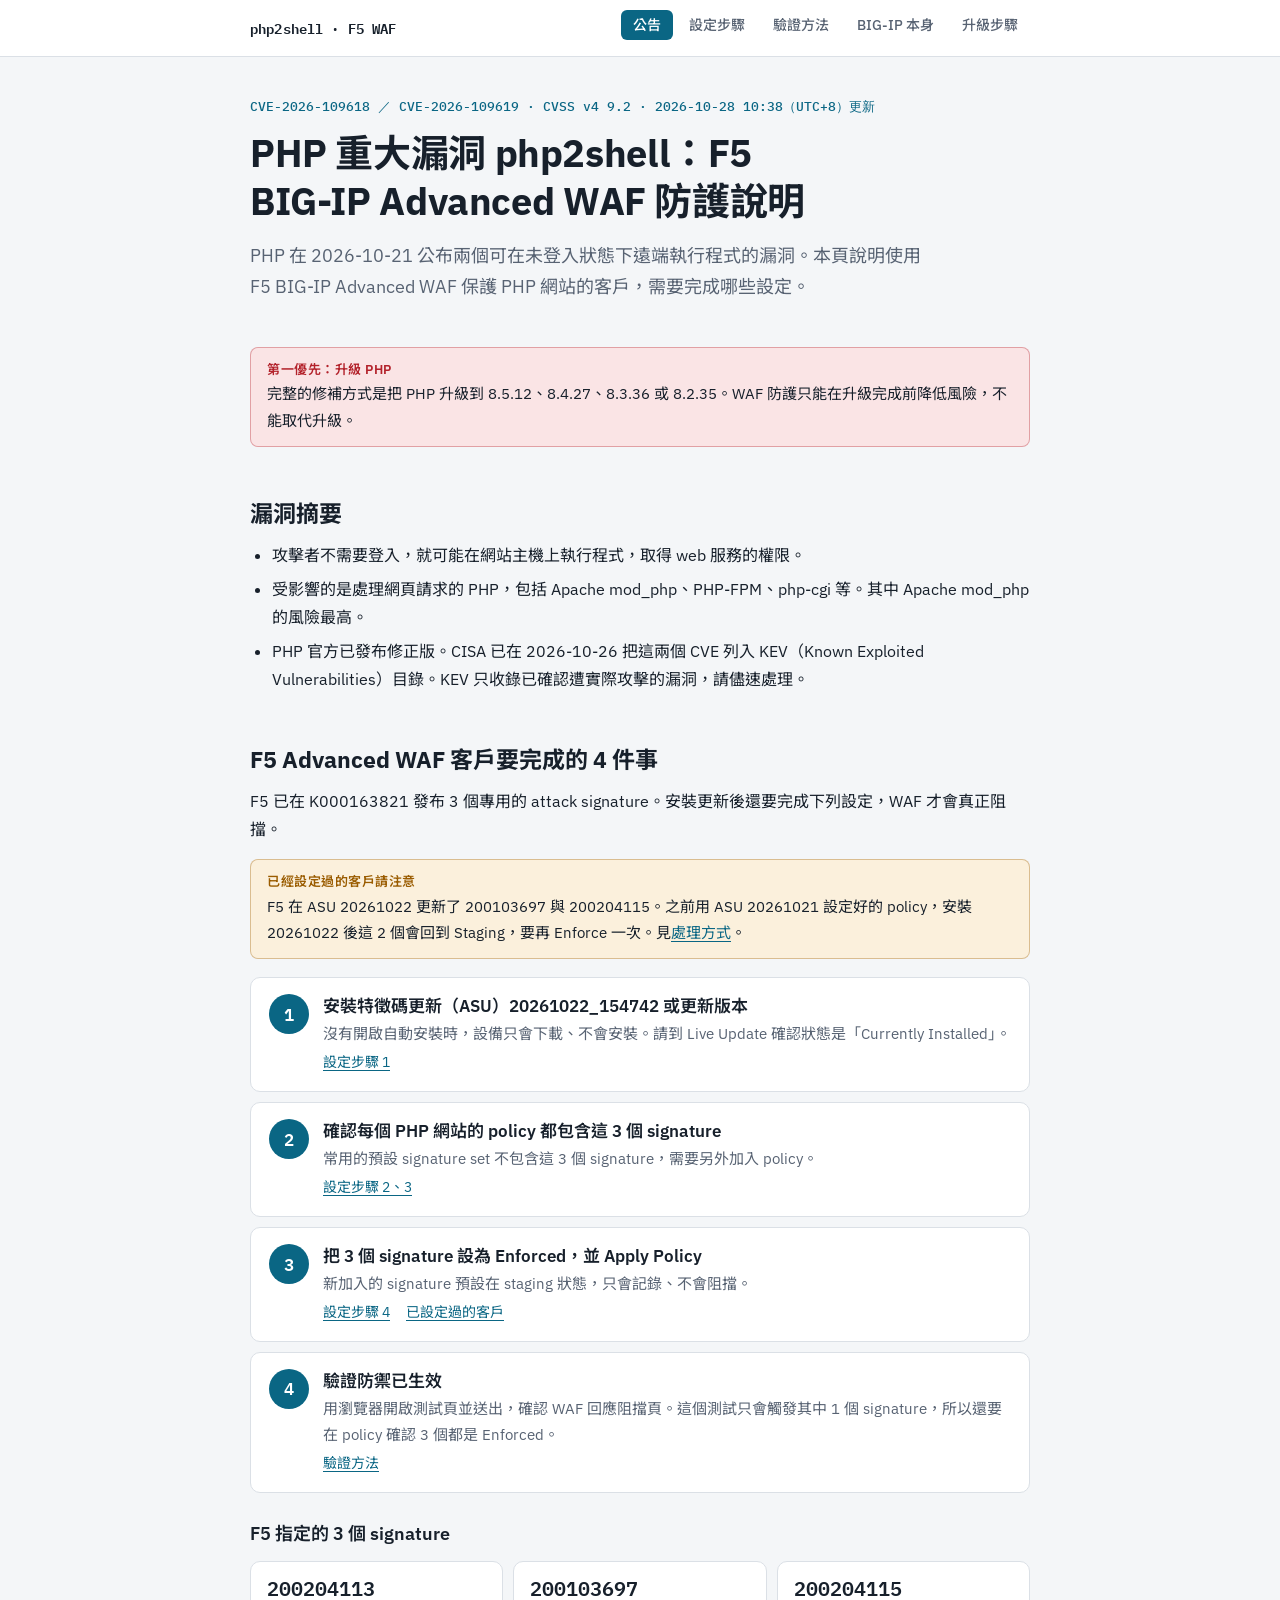
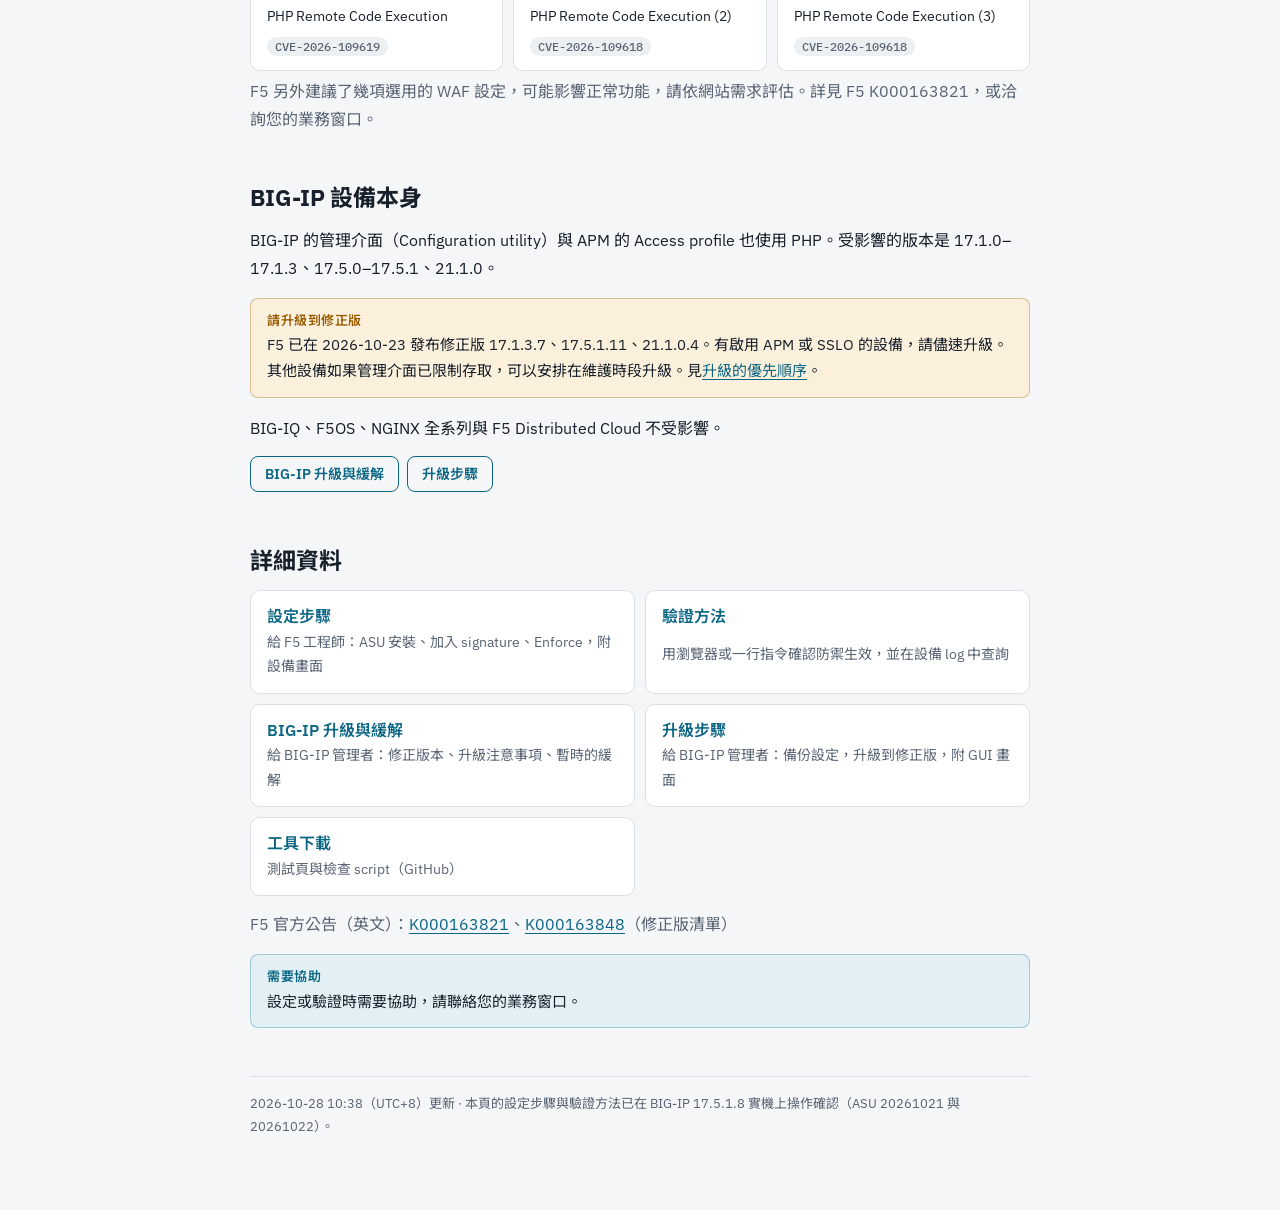
<file: docs/index.html>
<!doctype html>
<html lang="zh-Hant">
<head>
<meta charset="utf-8">
<meta name="viewport" content="width=device-width, initial-scale=1, viewport-fit=cover">
<title>php2shell F5 防護說明</title>
<link rel="preconnect" href="https://fonts.googleapis.com">
<link rel="preconnect" href="https://fonts.gstatic.com" crossorigin>
<link rel="stylesheet" href="https://fonts.googleapis.com/css2?family=IBM+Plex+Mono:wght@400;500;600&family=IBM+Plex+Sans:wght@400;500;600;700&family=Noto+Sans+TC:wght@400;500;700&display=swap">
<link rel="stylesheet" href="style.css">
</head>
<body>
<nav class="bar" aria-label="頁面">
  <div class="wrap">
    <a class="brand" href="index.html">php2shell · F5 WAF</a>
    <ul class="tabs">
      <li><a href="index.html" aria-current="page">公告</a></li>
      <li><a href="setup.html">設定步驟</a></li>
      <li><a href="verify.html">驗證方法</a></li>
      <li><a href="bigip.html">BIG-IP 本身</a></li>
      <li><a href="upgrade.html">升級步驟</a></li>
    </ul>
  </div>
</nav>

<main class="wrap">
  <header class="hero">
    <p class="eyebrow">CVE-2026-109618 ／ CVE-2026-109619 · CVSS v4 9.2 · 2026-10-28 10:38（UTC+8）更新</p>
    <h1>PHP 重大漏洞 php2shell：F5 BIG-IP Advanced WAF 防護說明</h1>
    <p class="lede">PHP 在 2026-10-21 公布兩個可在未登入狀態下遠端執行程式的漏洞。本頁說明使用 F5 BIG-IP Advanced WAF 保護 PHP 網站的客戶，需要完成哪些設定。</p>
  </header>

  <section id="patch">
    <div class="note bad"><b>第一優先：升級 PHP</b>完整的修補方式是把 PHP 升級到 8.5.12、8.4.27、8.3.36 或 8.2.35。WAF 防護只能在升級完成前降低風險，不能取代升級。</div>
  </section>

  <section id="about">
    <h2>漏洞摘要</h2>
    <ul>
      <li>攻擊者不需要登入，就可能在網站主機上執行程式，取得 web 服務的權限。</li>
      <li>受影響的是處理網頁請求的 PHP，包括 Apache mod_php、PHP-FPM、php-cgi 等。其中 Apache mod_php 的風險最高。</li>
      <li>PHP 官方已發布修正版。CISA 已在 2026-10-26 把這兩個 CVE 列入 KEV（Known Exploited Vulnerabilities）目錄。KEV 只收錄已確認遭實際攻擊的漏洞，請儘速處理。</li>
    </ul>
  </section>

  <section id="todo">
    <h2>F5 Advanced WAF 客戶要完成的 4 件事</h2>
    <p>F5 已在 K000163821 發布 3 個專用的 attack signature。安裝更新後還要完成下列設定，WAF 才會真正阻擋。</p>
    <div class="note warn"><b>已經設定過的客戶請注意</b>F5 在 ASU 20261022 更新了 200103697 與 200204115。之前用 ASU 20261021 設定好的 policy，安裝 20261022 後這 2 個會回到 Staging，要再 Enforce 一次。見<a href="setup.html#case-a">處理方式</a>。</div>
    <ol class="todo">
      <li>
        <div>
          <strong>安裝特徵碼更新（ASU）20261022_154742 或更新版本</strong>
          <span>沒有開啟自動安裝時，設備只會下載、不會安裝。請到 Live Update 確認狀態是「Currently Installed」。</span>
          <a href="setup.html#sop1">設定步驟 1</a>
        </div>
      </li>
      <li>
        <div>
          <strong>確認每個 PHP 網站的 policy 都包含這 3 個 signature</strong>
          <span>常用的預設 signature set 不包含這 3 個 signature，需要另外加入 policy。</span>
          <a href="setup.html#sop2">設定步驟 2、3</a>
        </div>
      </li>
      <li>
        <div>
          <strong>把 3 個 signature 設為 Enforced，並 Apply Policy</strong>
          <span>新加入的 signature 預設在 staging 狀態，只會記錄、不會阻擋。</span>
          <a href="setup.html#sop4">設定步驟 4</a>　<a href="setup.html#case-a">已設定過的客戶</a>
        </div>
      </li>
      <li>
        <div>
          <strong>驗證防禦已生效</strong>
          <span>用瀏覽器開啟測試頁並送出，確認 WAF 回應阻擋頁。這個測試只會觸發其中 1 個 signature，所以還要在 policy 確認 3 個都是 Enforced。</span>
          <a href="verify.html">驗證方法</a>
        </div>
      </li>
    </ol>

    <h3>F5 指定的 3 個 signature</h3>
    <div class="sigs">
      <div class="sig"><span class="id">200204113</span><span class="nm">PHP Remote Code Execution</span><div class="row"><span class="pill dim">CVE-2026-109619</span></div></div>
      <div class="sig"><span class="id">200103697</span><span class="nm">PHP Remote Code Execution (2)</span><div class="row"><span class="pill dim">CVE-2026-109618</span></div></div>
      <div class="sig"><span class="id">200204115</span><span class="nm">PHP Remote Code Execution (3)</span><div class="row"><span class="pill dim">CVE-2026-109618</span></div></div>
    </div>
    <p class="muted">F5 另外建議了幾項選用的 WAF 設定，可能影響正常功能，請依網站需求評估。詳見 F5 K000163821，或洽詢您的業務窗口。</p>
  </section>

  <section id="bigip">
    <h2>BIG-IP 設備本身</h2>
    <p>BIG-IP 的管理介面（Configuration utility）與 APM 的 Access profile 也使用 PHP。受影響的版本是 17.1.0–17.1.3、17.5.0–17.5.1、21.1.0。</p>
    <div class="note warn"><b>請升級到修正版</b>F5 已在 2026-10-23 發布修正版 17.1.3.7、17.5.1.11、21.1.0.4。有啟用 APM 或 SSLO 的設備，請儘速升級。其他設備如果管理介面已限制存取，可以安排在維護時段升級。見<a href="bigip.html#priority">升級的優先順序</a>。</div>
    <p>BIG-IQ、F5OS、NGINX 全系列與 F5 Distributed Cloud 不受影響。</p>
    <div class="btns"><a class="btn ghost" href="bigip.html">BIG-IP 升級與緩解</a><a class="btn ghost" href="upgrade.html">升級步驟</a></div>
  </section>

  <section id="more">
    <h2>詳細資料</h2>
    <div class="links">
      <a href="setup.html"><b>設定步驟</b><span>給 F5 工程師：ASU 安裝、加入 signature、Enforce，附設備畫面</span></a>
      <a href="verify.html"><b>驗證方法</b><span>用瀏覽器或一行指令確認防禦生效，並在設備 log 中查詢</span></a>
      <a href="bigip.html"><b>BIG-IP 升級與緩解</b><span>給 BIG-IP 管理者：修正版本、升級注意事項、暫時的緩解</span></a>
      <a href="upgrade.html"><b>升級步驟</b><span>給 BIG-IP 管理者：備份設定，升級到修正版，附 GUI 畫面</span></a>
      <a href="https://github.com/ryantseng24/php2shell-f5-waf-tools"><b>工具下載</b><span>測試頁與檢查 script（GitHub）</span></a>
    </div>
    <p class="muted">F5 官方公告（英文）：<a href="https://my.f5.com/manage/s/article/K000163821">K000163821</a>、<a href="https://my.f5.com/manage/s/article/K000163848">K000163848</a>（修正版清單）</p>
    <div class="note info"><b>需要協助</b>設定或驗證時需要協助，請聯絡您的業務窗口。</div>
  </section>

  <footer>2026-10-28 10:38（UTC+8）更新 · 本頁的設定步驟與驗證方法已在 BIG-IP 17.5.1.8 實機上操作確認（ASU 20261021 與 20261022）。</footer>
</main>
</body>
</html>
</file>
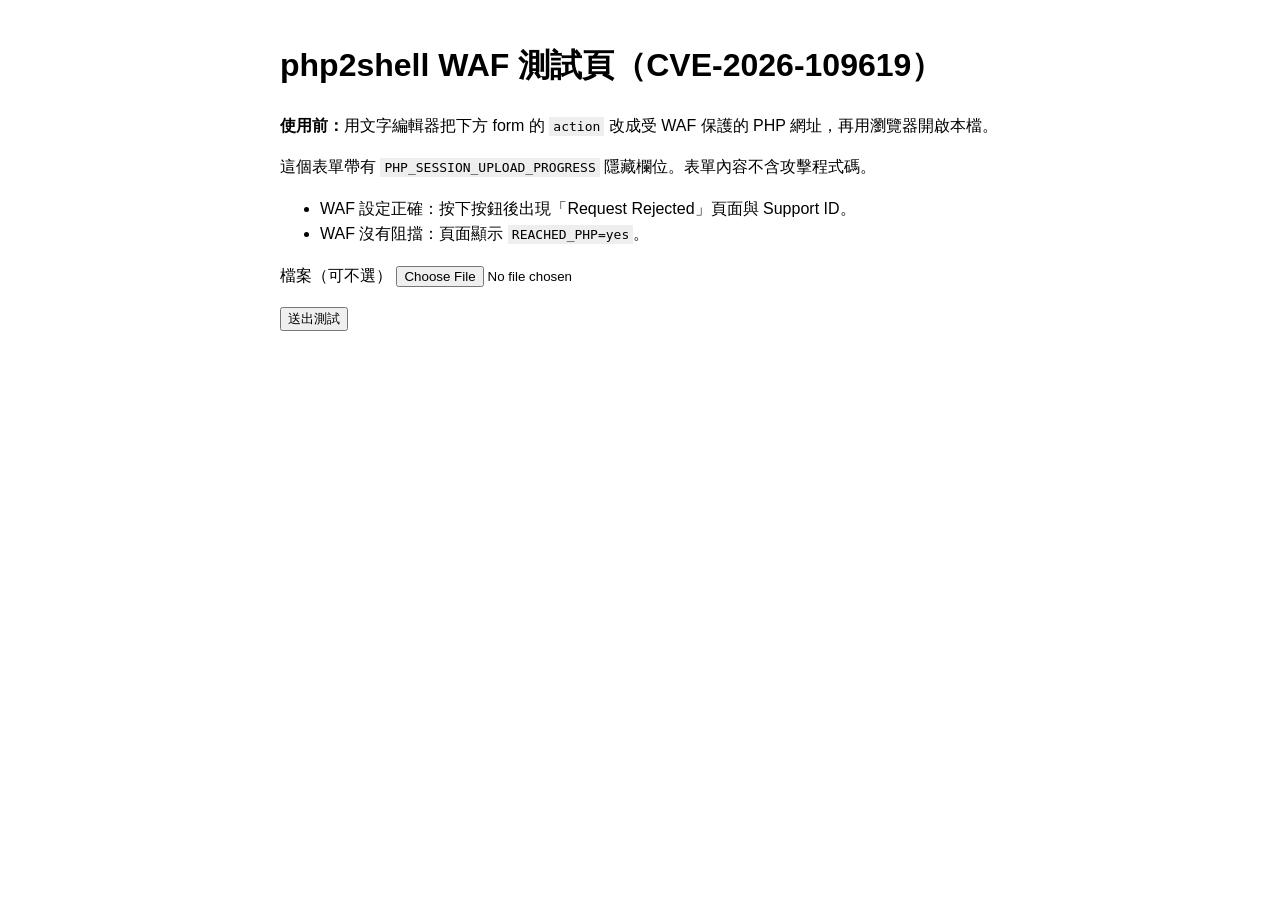
<file: client/php2shell_waf_test_page.html>
<!DOCTYPE html>
<html lang="zh-TW">
<head><meta charset="UTF-8"><title>php2shell WAF 測試頁</title>
<style>body{font-family:sans-serif;max-width:720px;margin:40px auto;line-height:1.6} code{background:#eee;padding:2px 4px}</style>
</head>
<body>
<h1>php2shell WAF 測試頁（CVE-2026-109619）</h1>
<p><b>使用前：</b>用文字編輯器把下方 form 的 <code>action</code> 改成受 WAF 保護的 PHP 網址，再用瀏覽器開啟本檔。</p>
<p>這個表單帶有 <code>PHP_SESSION_UPLOAD_PROGRESS</code> 隱藏欄位。表單內容不含攻擊程式碼。</p>
<ul>
  <li>WAF 設定正確：按下按鈕後出現「Request Rejected」頁面與 Support ID。</li>
  <li>WAF 沒有阻擋：頁面顯示 <code>REACHED_PHP=yes</code>。</li>
</ul>
<!-- Change the action URL to a PHP page of the site behind the WAF virtual server -->
<form action="https://www.example.com/index.php" method="post" enctype="multipart/form-data">
  <input type="hidden" name="PHP_SESSION_UPLOAD_PROGRESS" value="waftest">
  <p>檔案（可不選） <input type="file" name="upload"></p>
  <p><button type="submit" id="send">送出測試</button></p>
</form>
</body>
</html>
</file>
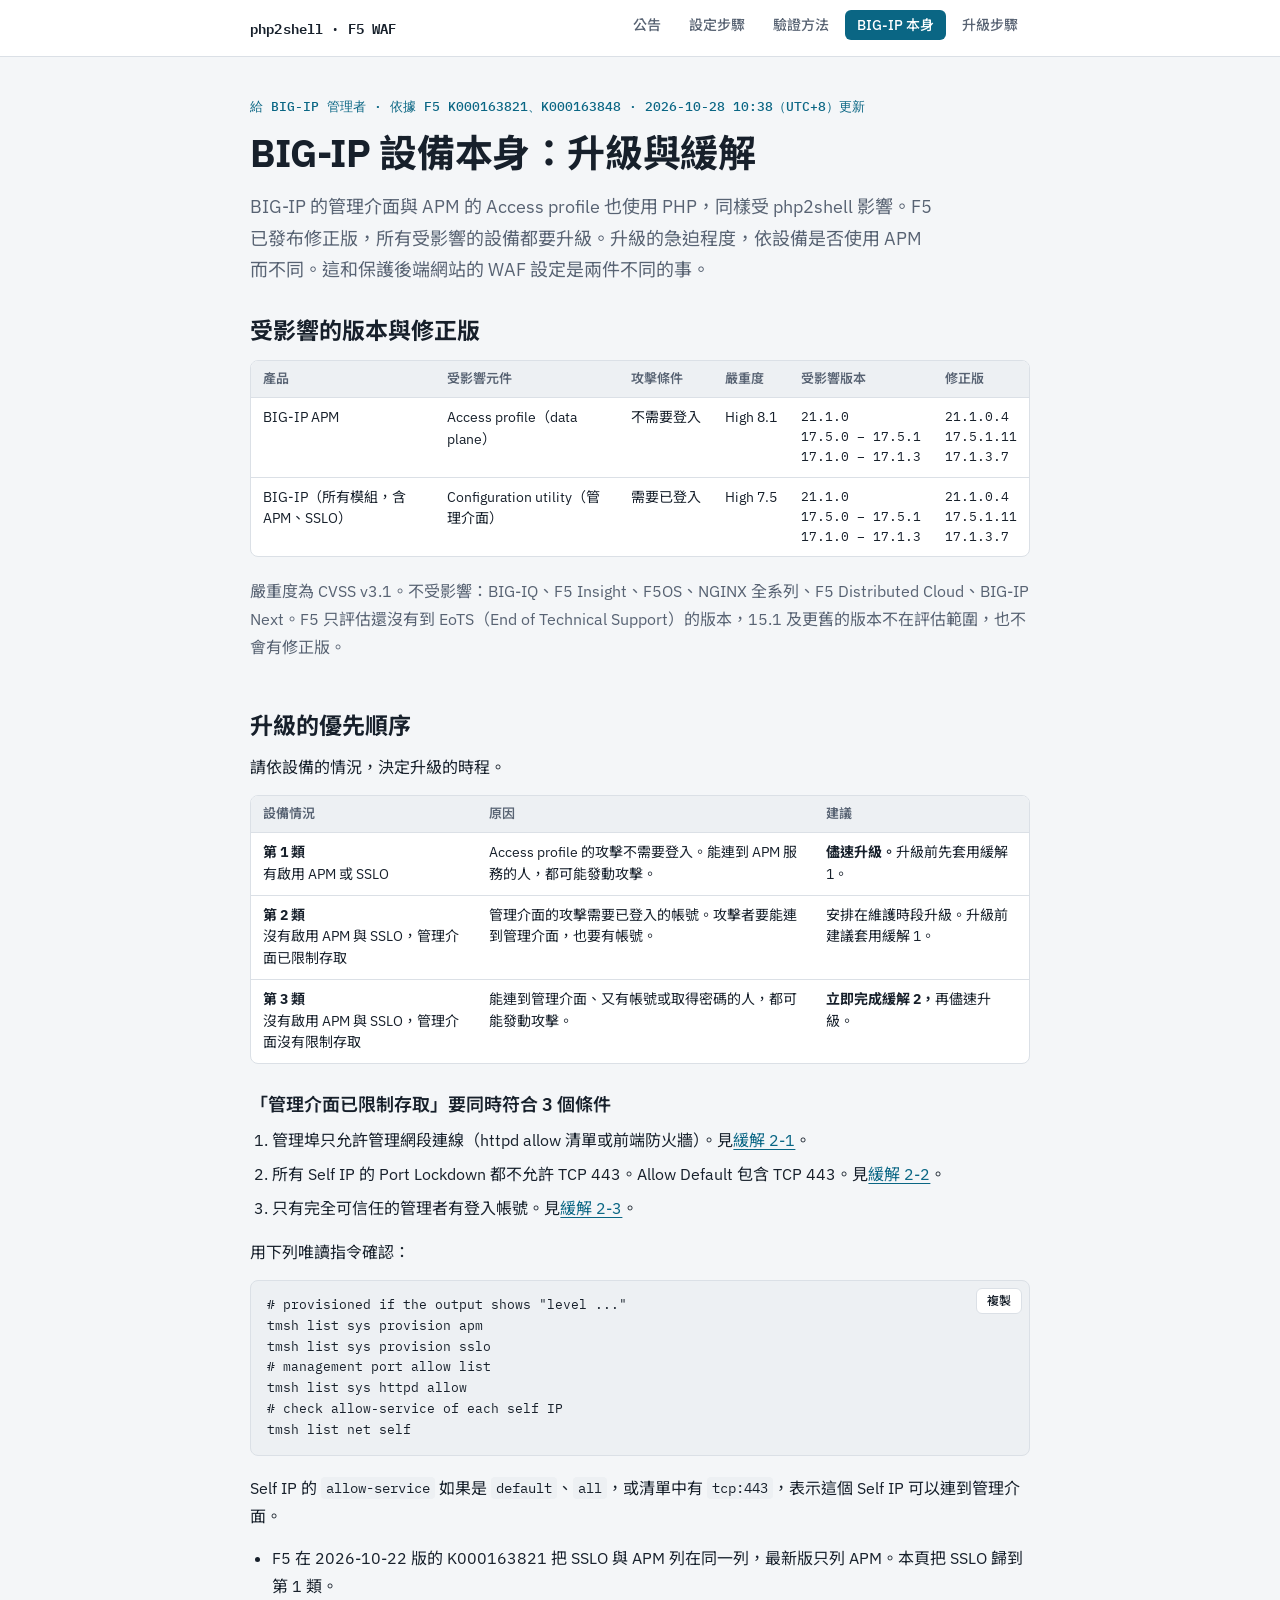
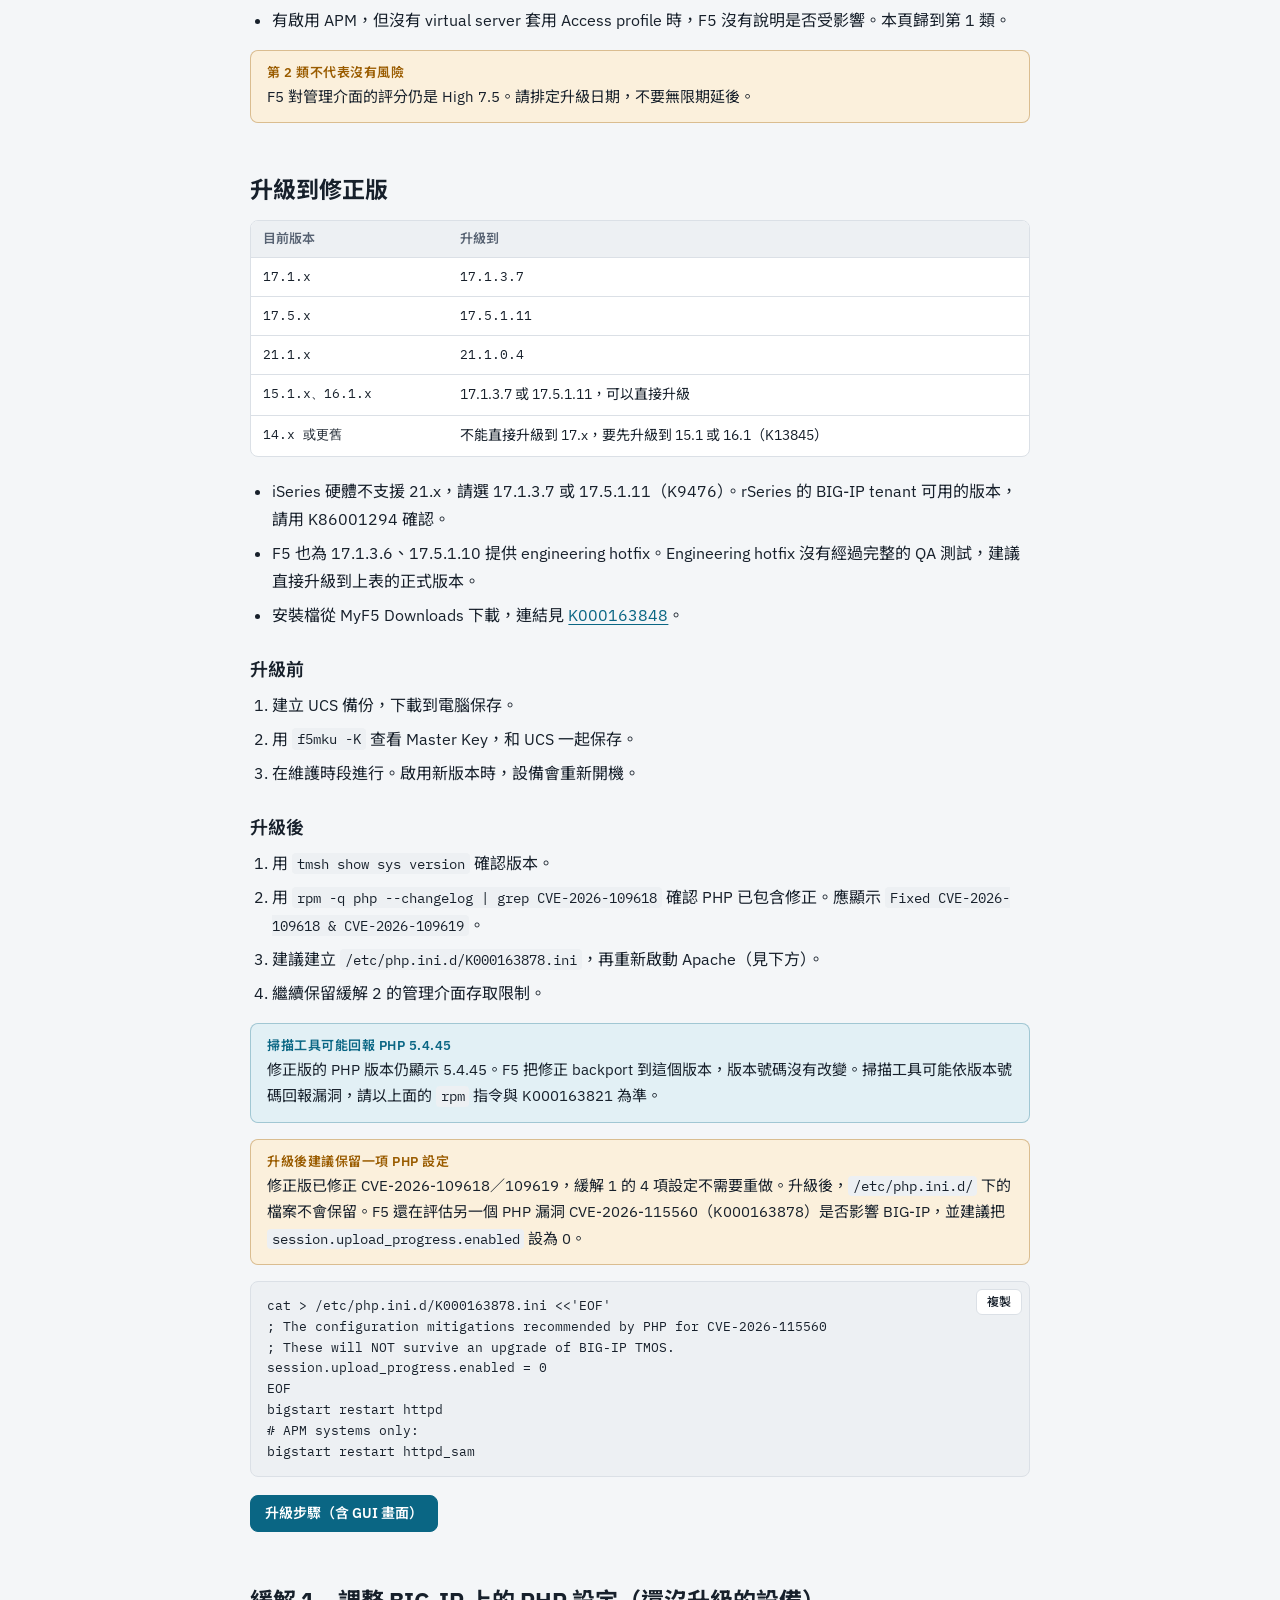
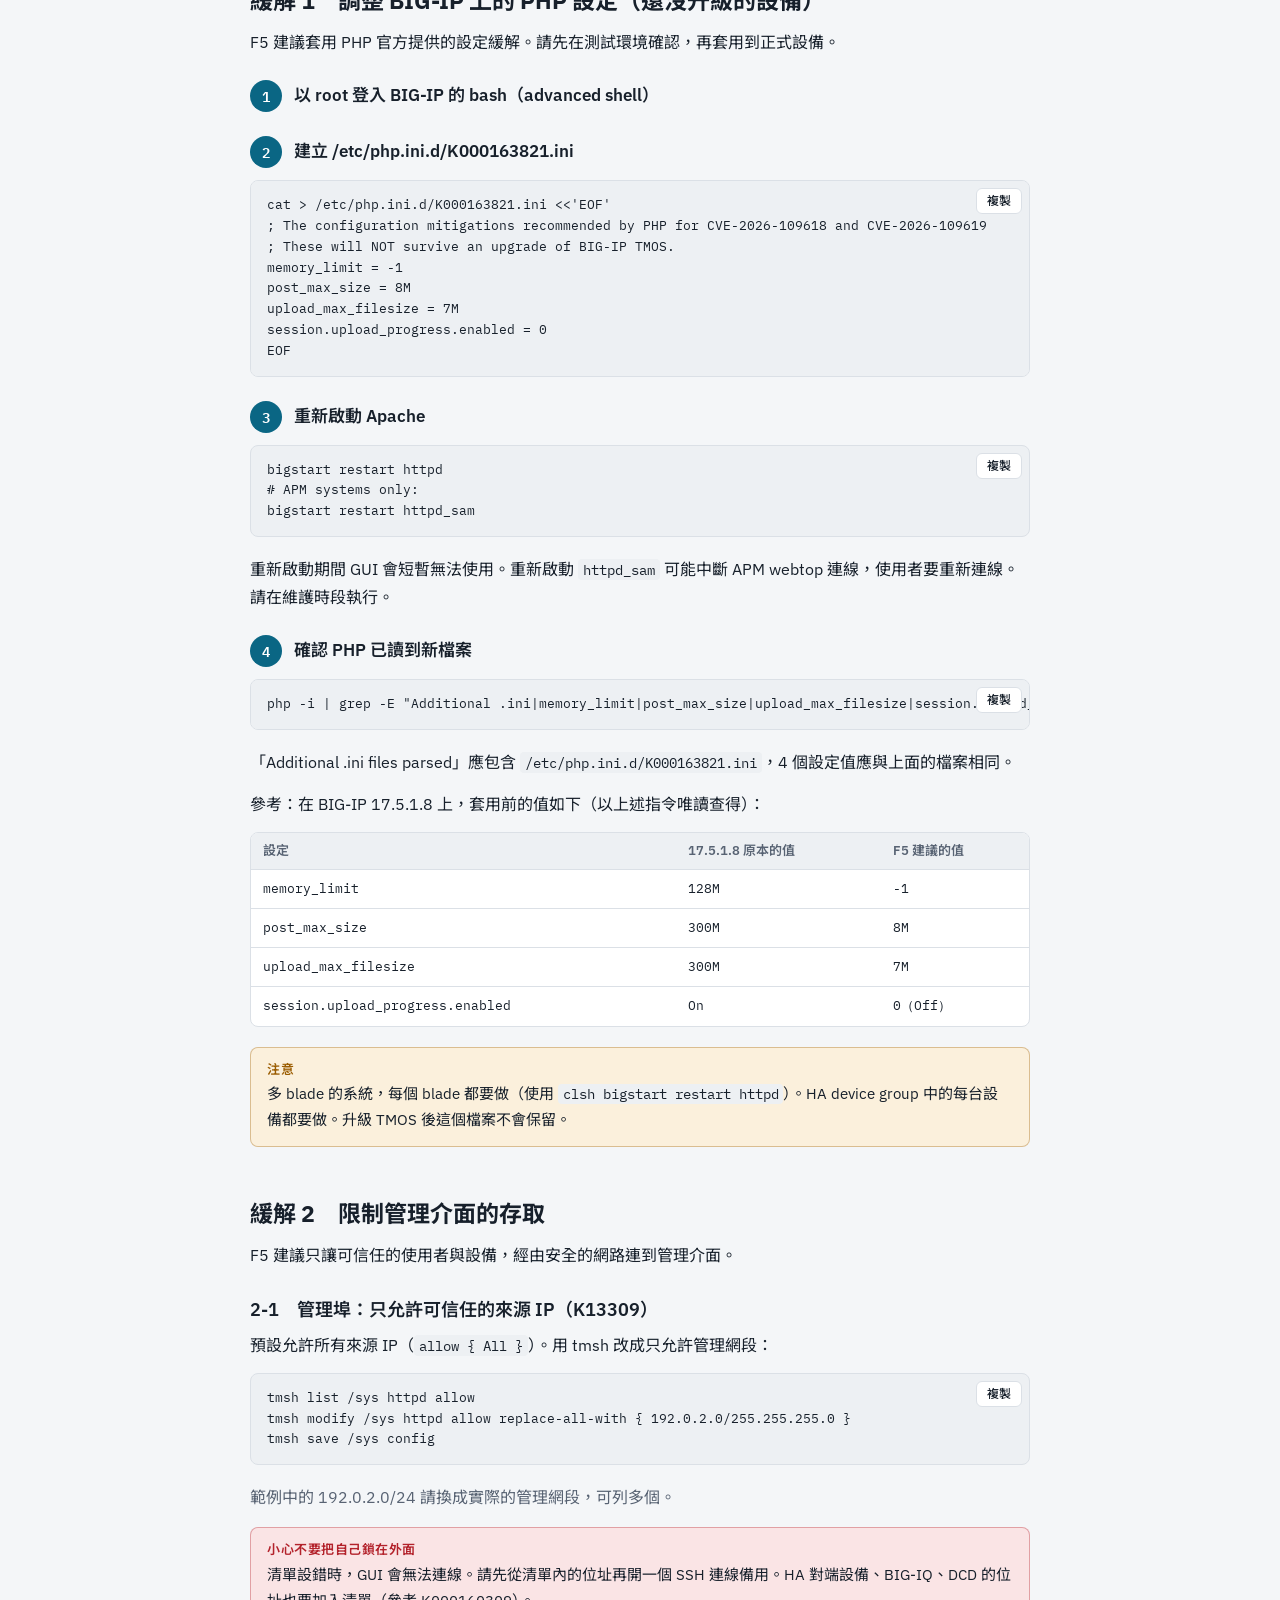
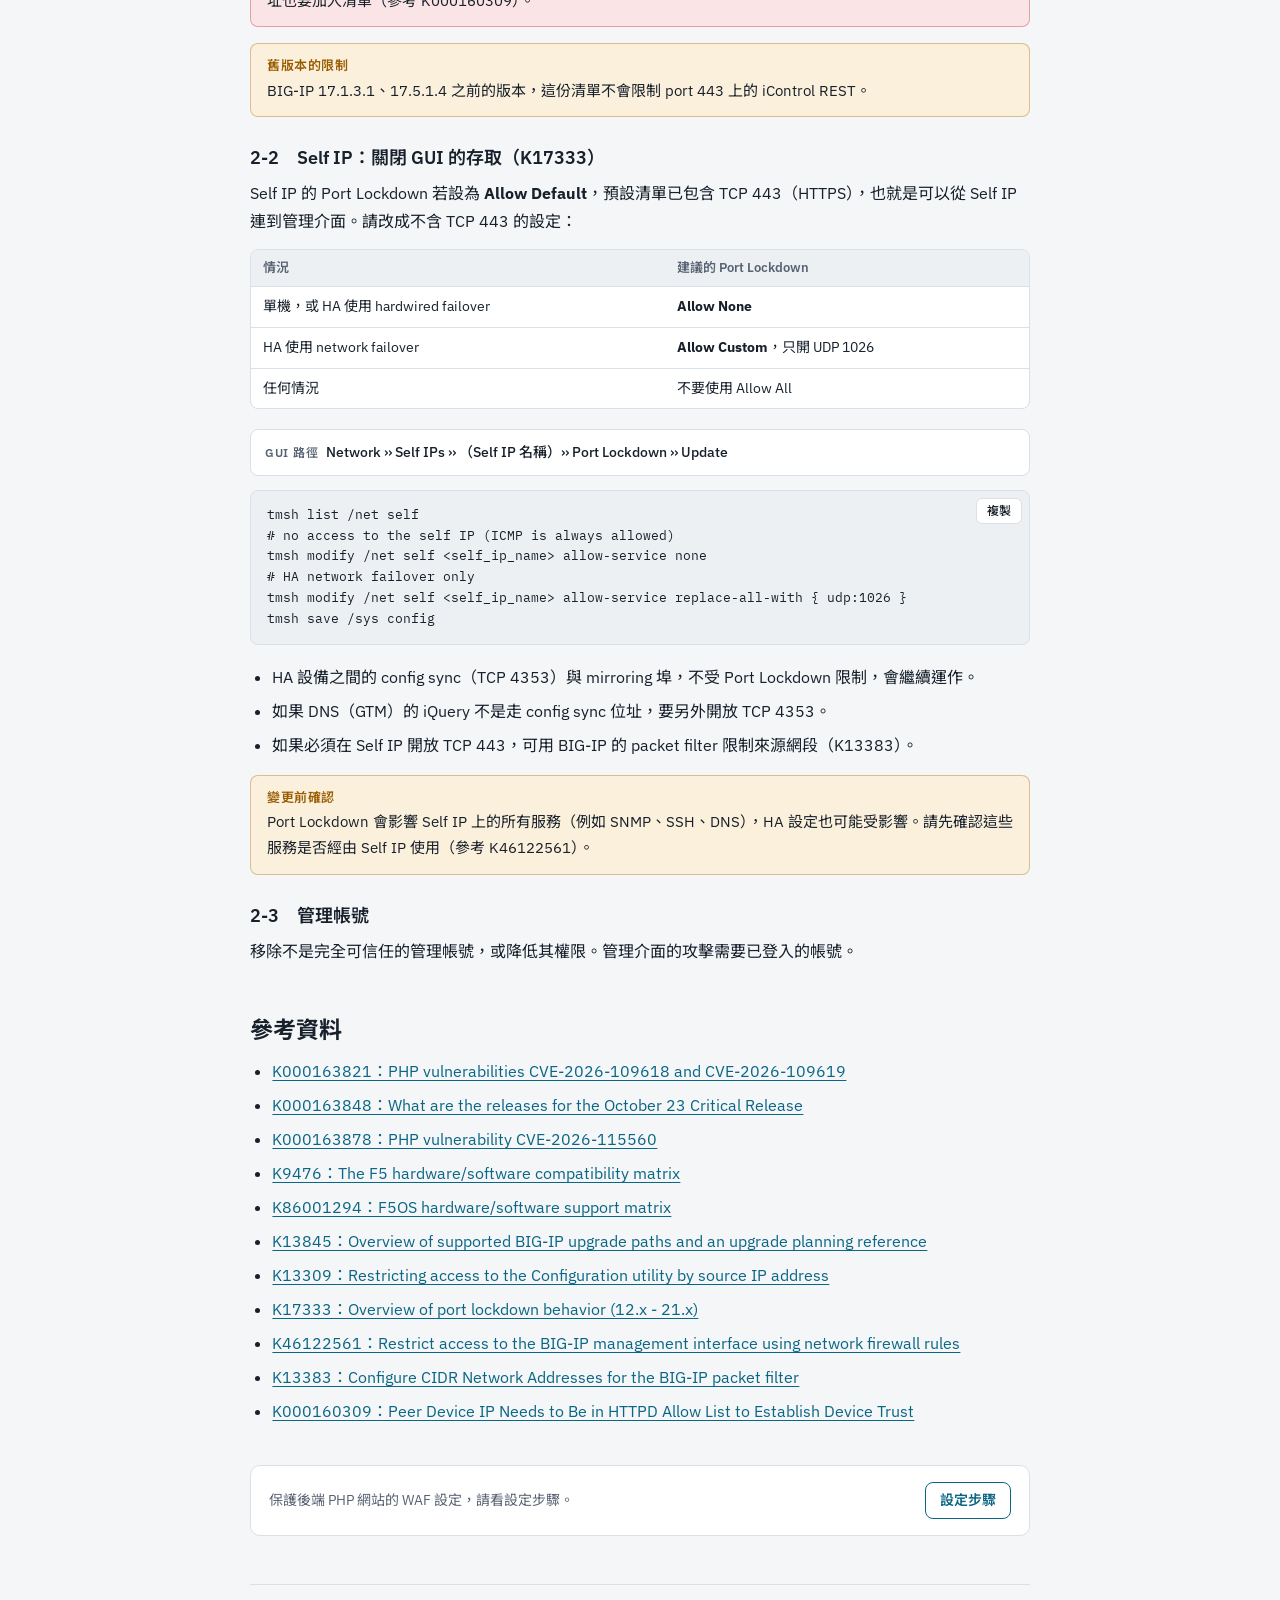
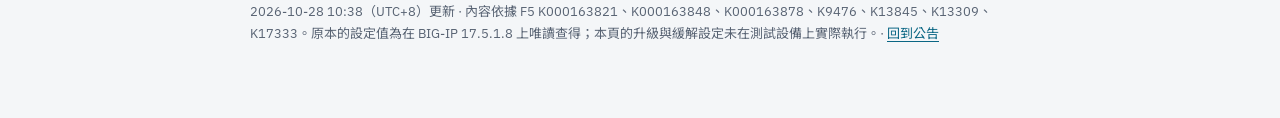
<file: docs/bigip.html>
<!doctype html>
<html lang="zh-Hant">
<head>
<meta charset="utf-8">
<meta name="viewport" content="width=device-width, initial-scale=1, viewport-fit=cover">
<title>php2shell BIG-IP 升級與緩解</title>
<link rel="preconnect" href="https://fonts.googleapis.com">
<link rel="preconnect" href="https://fonts.gstatic.com" crossorigin>
<link rel="stylesheet" href="https://fonts.googleapis.com/css2?family=IBM+Plex+Mono:wght@400;500;600&family=IBM+Plex+Sans:wght@400;500;600;700&family=Noto+Sans+TC:wght@400;500;700&display=swap">
<link rel="stylesheet" href="style.css">
</head>
<body>
<nav class="bar" aria-label="頁面">
  <div class="wrap">
    <a class="brand" href="index.html">php2shell · F5 WAF</a>
    <ul class="tabs">
      <li><a href="index.html">公告</a></li>
      <li><a href="setup.html">設定步驟</a></li>
      <li><a href="verify.html">驗證方法</a></li>
      <li><a href="bigip.html" aria-current="page">BIG-IP 本身</a></li>
      <li><a href="upgrade.html">升級步驟</a></li>
    </ul>
  </div>
</nav>

<main class="wrap">
  <header class="hero">
    <p class="eyebrow">給 BIG-IP 管理者 · 依據 F5 K000163821、K000163848 · 2026-10-28 10:38（UTC+8）更新</p>
    <h1>BIG-IP 設備本身：升級與緩解</h1>
    <p class="lede">BIG-IP 的管理介面與 APM 的 Access profile 也使用 PHP，同樣受 php2shell 影響。F5 已發布修正版，所有受影響的設備都要升級。升級的急迫程度，依設備是否使用 APM 而不同。這和保護後端網站的 WAF 設定是兩件不同的事。</p>
  </header>

  <section id="affected">
    <h2>受影響的版本與修正版</h2>
    <div class="tbl"><table>
      <tr><th>產品</th><th>受影響元件</th><th>攻擊條件</th><th>嚴重度</th><th>受影響版本</th><th>修正版</th></tr>
      <tr><td>BIG-IP APM</td><td>Access profile（data plane）</td><td class="nw">不需要登入</td><td class="nw">High 8.1</td><td class="mono">21.1.0<br>17.5.0 – 17.5.1<br>17.1.0 – 17.1.3</td><td class="mono">21.1.0.4<br>17.5.1.11<br>17.1.3.7</td></tr>
      <tr><td>BIG-IP（所有模組，含 APM、SSLO）</td><td>Configuration utility（管理介面）</td><td class="nw">需要已登入</td><td class="nw">High 7.5</td><td class="mono">21.1.0<br>17.5.0 – 17.5.1<br>17.1.0 – 17.1.3</td><td class="mono">21.1.0.4<br>17.5.1.11<br>17.1.3.7</td></tr>
    </table></div>
    <p class="muted">嚴重度為 CVSS v3.1。不受影響：BIG-IQ、F5 Insight、F5OS、NGINX 全系列、F5 Distributed Cloud、BIG-IP Next。F5 只評估還沒有到 EoTS（End of Technical Support）的版本，15.1 及更舊的版本不在評估範圍，也不會有修正版。</p>
  </section>

  <section id="priority">
    <h2>升級的優先順序</h2>
    <p>請依設備的情況，決定升級的時程。</p>
    <div class="tbl"><table>
      <tr><th>設備情況</th><th>原因</th><th>建議</th></tr>
      <tr><td><b>第 1 類</b><br>有啟用 APM 或 SSLO</td><td>Access profile 的攻擊不需要登入。能連到 APM 服務的人，都可能發動攻擊。</td><td><b>儘速升級。</b>升級前先套用緩解 1。</td></tr>
      <tr><td><b>第 2 類</b><br>沒有啟用 APM 與 SSLO，管理介面已限制存取</td><td>管理介面的攻擊需要已登入的帳號。攻擊者要能連到管理介面，也要有帳號。</td><td>安排在維護時段升級。升級前建議套用緩解 1。</td></tr>
      <tr><td><b>第 3 類</b><br>沒有啟用 APM 與 SSLO，管理介面沒有限制存取</td><td>能連到管理介面、又有帳號或取得密碼的人，都可能發動攻擊。</td><td><b>立即完成緩解 2，</b>再儘速升級。</td></tr>
    </table></div>

    <h3>「管理介面已限制存取」要同時符合 3 個條件</h3>
    <ol>
      <li>管理埠只允許管理網段連線（httpd allow 清單或前端防火牆）。見<a href="#access">緩解 2-1</a>。</li>
      <li>所有 Self IP 的 Port Lockdown 都不允許 TCP 443。Allow Default 包含 TCP 443。見<a href="#access">緩解 2-2</a>。</li>
      <li>只有完全可信任的管理者有登入帳號。見<a href="#access">緩解 2-3</a>。</li>
    </ol>
    <p>用下列唯讀指令確認：</p>
    <div class="code"><pre># provisioned if the output shows "level ..."
tmsh list sys provision apm
tmsh list sys provision sslo
# management port allow list
tmsh list sys httpd allow
# check allow-service of each self IP
tmsh list net self</pre></div>
    <p>Self IP 的 <code>allow-service</code> 如果是 <code>default</code>、<code>all</code>，或清單中有 <code>tcp:443</code>，表示這個 Self IP 可以連到管理介面。</p>
    <ul>
      <li>F5 在 2026-10-22 版的 K000163821 把 SSLO 與 APM 列在同一列，最新版只列 APM。本頁把 SSLO 歸到第 1 類。</li>
      <li>有啟用 APM，但沒有 virtual server 套用 Access profile 時，F5 沒有說明是否受影響。本頁歸到第 1 類。</li>
    </ul>
    <div class="note warn"><b>第 2 類不代表沒有風險</b>F5 對管理介面的評分仍是 High 7.5。請排定升級日期，不要無限期延後。</div>
  </section>

  <section id="upgrade">
    <h2>升級到修正版</h2>
    <div class="tbl"><table>
      <tr><th>目前版本</th><th>升級到</th></tr>
      <tr><td class="mono">17.1.x</td><td class="mono">17.1.3.7</td></tr>
      <tr><td class="mono">17.5.x</td><td class="mono">17.5.1.11</td></tr>
      <tr><td class="mono">21.1.x</td><td class="mono">21.1.0.4</td></tr>
      <tr><td class="mono">15.1.x、16.1.x</td><td><span class="mono">17.1.3.7</span> 或 <span class="mono">17.5.1.11</span>，可以直接升級</td></tr>
      <tr><td class="mono">14.x 或更舊</td><td>不能直接升級到 17.x，要先升級到 15.1 或 16.1（K13845）</td></tr>
    </table></div>
    <ul>
      <li>iSeries 硬體不支援 21.x，請選 17.1.3.7 或 17.5.1.11（K9476）。rSeries 的 BIG-IP tenant 可用的版本，請用 K86001294 確認。</li>
      <li>F5 也為 17.1.3.6、17.5.1.10 提供 engineering hotfix。Engineering hotfix 沒有經過完整的 QA 測試，建議直接升級到上表的正式版本。</li>
      <li>安裝檔從 MyF5 Downloads 下載，連結見 <a href="https://my.f5.com/manage/s/article/K000163848">K000163848</a>。</li>
    </ul>

    <h3>升級前</h3>
    <ol>
      <li>建立 UCS 備份，下載到電腦保存。</li>
      <li>用 <code>f5mku -K</code> 查看 Master Key，和 UCS 一起保存。</li>
      <li>在維護時段進行。啟用新版本時，設備會重新開機。</li>
    </ol>

    <h3>升級後</h3>
    <ol>
      <li>用 <code>tmsh show sys version</code> 確認版本。</li>
      <li>用 <code>rpm -q php --changelog | grep CVE-2026-109618</code> 確認 PHP 已包含修正。應顯示 <code>Fixed CVE-2026-109618 &amp; CVE-2026-109619</code>。</li>
      <li>建議建立 <code>/etc/php.ini.d/K000163878.ini</code>，再重新啟動 Apache（見下方）。</li>
      <li>繼續保留緩解 2 的管理介面存取限制。</li>
    </ol>
    <div class="note info"><b>掃描工具可能回報 PHP 5.4.45</b>修正版的 PHP 版本仍顯示 5.4.45。F5 把修正 backport 到這個版本，版本號碼沒有改變。掃描工具可能依版本號碼回報漏洞，請以上面的 <code>rpm</code> 指令與 K000163821 為準。</div>
    <div class="note warn"><b>升級後建議保留一項 PHP 設定</b>修正版已修正 CVE-2026-109618／109619，緩解 1 的 4 項設定不需要重做。升級後，<code>/etc/php.ini.d/</code> 下的檔案不會保留。F5 還在評估另一個 PHP 漏洞 CVE-2026-115560（K000163878）是否影響 BIG-IP，並建議把 <code>session.upload_progress.enabled</code> 設為 0。</div>
    <div class="code"><pre>cat &gt; /etc/php.ini.d/K000163878.ini &lt;&lt;'EOF'
; The configuration mitigations recommended by PHP for CVE-2026-115560
; These will NOT survive an upgrade of BIG-IP TMOS.
session.upload_progress.enabled = 0
EOF
bigstart restart httpd
# APM systems only:
bigstart restart httpd_sam</pre></div>
    <div class="btns"><a class="btn primary" href="upgrade.html">升級步驟（含 GUI 畫面）</a></div>
  </section>

  <section id="php">
    <h2>緩解 1　調整 BIG-IP 上的 PHP 設定（還沒升級的設備）</h2>
    <p>F5 建議套用 PHP 官方提供的設定緩解。請先在測試環境確認，再套用到正式設備。</p>
    <div class="step"><span class="n">1</span><h4>以 root 登入 BIG-IP 的 bash（advanced shell）</h4></div>
    <div class="step"><span class="n">2</span><h4>建立 /etc/php.ini.d/K000163821.ini</h4></div>
    <div class="code"><pre>cat &gt; /etc/php.ini.d/K000163821.ini &lt;&lt;'EOF'
; The configuration mitigations recommended by PHP for CVE-2026-109618 and CVE-2026-109619
; These will NOT survive an upgrade of BIG-IP TMOS.
memory_limit = -1
post_max_size = 8M
upload_max_filesize = 7M
session.upload_progress.enabled = 0
EOF</pre></div>
    <div class="step"><span class="n">3</span><h4>重新啟動 Apache</h4></div>
    <div class="code"><pre>bigstart restart httpd
# APM systems only:
bigstart restart httpd_sam</pre></div>
    <p>重新啟動期間 GUI 會短暫無法使用。重新啟動 <code>httpd_sam</code> 可能中斷 APM webtop 連線，使用者要重新連線。請在維護時段執行。</p>
    <div class="step"><span class="n">4</span><h4>確認 PHP 已讀到新檔案</h4></div>
    <div class="code"><pre>php -i | grep -E "Additional .ini|memory_limit|post_max_size|upload_max_filesize|session.upload_progress.enabled"</pre></div>
    <p>「Additional .ini files parsed」應包含 <code>/etc/php.ini.d/K000163821.ini</code>，4 個設定值應與上面的檔案相同。</p>
    <p>參考：在 BIG-IP 17.5.1.8 上，套用前的值如下（以上述指令唯讀查得）：</p>
    <div class="tbl"><table>
      <tr><th>設定</th><th>17.5.1.8 原本的值</th><th>F5 建議的值</th></tr>
      <tr><td class="mono">memory_limit</td><td class="mono">128M</td><td class="mono">-1</td></tr>
      <tr><td class="mono">post_max_size</td><td class="mono">300M</td><td class="mono">8M</td></tr>
      <tr><td class="mono">upload_max_filesize</td><td class="mono">300M</td><td class="mono">7M</td></tr>
      <tr><td class="mono">session.upload_progress.enabled</td><td class="mono">On</td><td class="mono">0（Off）</td></tr>
    </table></div>
    <div class="note warn"><b>注意</b>
      多 blade 的系統，每個 blade 都要做（使用 <code>clsh bigstart restart httpd</code>）。HA device group 中的每台設備都要做。升級 TMOS 後這個檔案不會保留。
    </div>
  </section>

  <section id="access">
    <h2>緩解 2　限制管理介面的存取</h2>
    <p>F5 建議只讓可信任的使用者與設備，經由安全的網路連到管理介面。</p>

    <h3>2-1　管理埠：只允許可信任的來源 IP（K13309）</h3>
    <p>預設允許所有來源 IP（<code>allow { All }</code>）。用 tmsh 改成只允許管理網段：</p>
    <div class="code"><pre>tmsh list /sys httpd allow
tmsh modify /sys httpd allow replace-all-with { 192.0.2.0/255.255.255.0 }
tmsh save /sys config</pre></div>
    <p class="muted">範例中的 192.0.2.0/24 請換成實際的管理網段，可列多個。</p>
    <div class="note bad"><b>小心不要把自己鎖在外面</b>清單設錯時，GUI 會無法連線。請先從清單內的位址再開一個 SSH 連線備用。HA 對端設備、BIG-IQ、DCD 的位址也要加入清單（參考 K000160309）。</div>
    <div class="note warn"><b>舊版本的限制</b>BIG-IP 17.1.3.1、17.5.1.4 之前的版本，這份清單不會限制 port 443 上的 iControl REST。</div>

    <h3>2-2　Self IP：關閉 GUI 的存取（K17333）</h3>
    <p>Self IP 的 Port Lockdown 若設為 <b>Allow Default</b>，預設清單已包含 TCP 443（HTTPS），也就是可以從 Self IP 連到管理介面。請改成不含 TCP 443 的設定：</p>
    <div class="tbl"><table>
      <tr><th>情況</th><th>建議的 Port Lockdown</th></tr>
      <tr><td>單機，或 HA 使用 hardwired failover</td><td><b>Allow None</b></td></tr>
      <tr><td>HA 使用 network failover</td><td><b>Allow Custom</b>，只開 UDP 1026</td></tr>
      <tr><td>任何情況</td><td>不要使用 Allow All</td></tr>
    </table></div>
    <div class="path"><span>GUI 路徑</span><b>Network ›› Self IPs ›› （Self IP 名稱）›› Port Lockdown ›› Update</b></div>
    <div class="code"><pre>tmsh list /net self
# no access to the self IP (ICMP is always allowed)
tmsh modify /net self &lt;self_ip_name&gt; allow-service none
# HA network failover only
tmsh modify /net self &lt;self_ip_name&gt; allow-service replace-all-with { udp:1026 }
tmsh save /sys config</pre></div>
    <ul>
      <li>HA 設備之間的 config sync（TCP 4353）與 mirroring 埠，不受 Port Lockdown 限制，會繼續運作。</li>
      <li>如果 DNS（GTM）的 iQuery 不是走 config sync 位址，要另外開放 TCP 4353。</li>
      <li>如果必須在 Self IP 開放 TCP 443，可用 BIG-IP 的 packet filter 限制來源網段（K13383）。</li>
    </ul>
    <div class="note warn"><b>變更前確認</b>Port Lockdown 會影響 Self IP 上的所有服務（例如 SNMP、SSH、DNS），HA 設定也可能受影響。請先確認這些服務是否經由 Self IP 使用（參考 K46122561）。</div>

    <h3>2-3　管理帳號</h3>
    <p>移除不是完全可信任的管理帳號，或降低其權限。管理介面的攻擊需要已登入的帳號。</p>
  </section>

  <section id="refs">
    <h2>參考資料</h2>
    <ul>
      <li><a href="https://my.f5.com/manage/s/article/K000163821">K000163821：PHP vulnerabilities CVE-2026-109618 and CVE-2026-109619</a></li>
      <li><a href="https://my.f5.com/manage/s/article/K000163848">K000163848：What are the releases for the October 23 Critical Release</a></li>
      <li><a href="https://my.f5.com/manage/s/article/K000163878">K000163878：PHP vulnerability CVE-2026-115560</a></li>
      <li><a href="https://my.f5.com/manage/s/article/K9476">K9476：The F5 hardware/software compatibility matrix</a></li>
      <li><a href="https://my.f5.com/manage/s/article/K86001294">K86001294：F5OS hardware/software support matrix</a></li>
      <li><a href="https://my.f5.com/manage/s/article/K13845">K13845：Overview of supported BIG-IP upgrade paths and an upgrade planning reference</a></li>
      <li><a href="https://my.f5.com/manage/s/article/K13309">K13309：Restricting access to the Configuration utility by source IP address</a></li>
      <li><a href="https://my.f5.com/manage/s/article/K17333">K17333：Overview of port lockdown behavior (12.x - 21.x)</a></li>
      <li><a href="https://my.f5.com/manage/s/article/K46122561">K46122561：Restrict access to the BIG-IP management interface using network firewall rules</a></li>
      <li><a href="https://my.f5.com/manage/s/article/K13383">K13383：Configure CIDR Network Addresses for the BIG-IP packet filter</a></li>
      <li><a href="https://my.f5.com/manage/s/article/K000160309">K000160309：Peer Device IP Needs to Be in HTTPD Allow List to Establish Device Trust</a></li>
    </ul>
  </section>

  <div class="next"><span>保護後端 PHP 網站的 WAF 設定，請看設定步驟。</span><a class="btn ghost" href="setup.html">設定步驟</a></div>

  <footer>2026-10-28 10:38（UTC+8）更新 · 內容依據 F5 K000163821、K000163848、K000163878、K9476、K13845、K13309、K17333。原本的設定值為在 BIG-IP 17.5.1.8 上唯讀查得；本頁的升級與緩解設定未在測試設備上實際執行。· <a href="index.html">回到公告</a></footer>
</main>
<script src="app.js"></script>
</body>
</html>
</file>
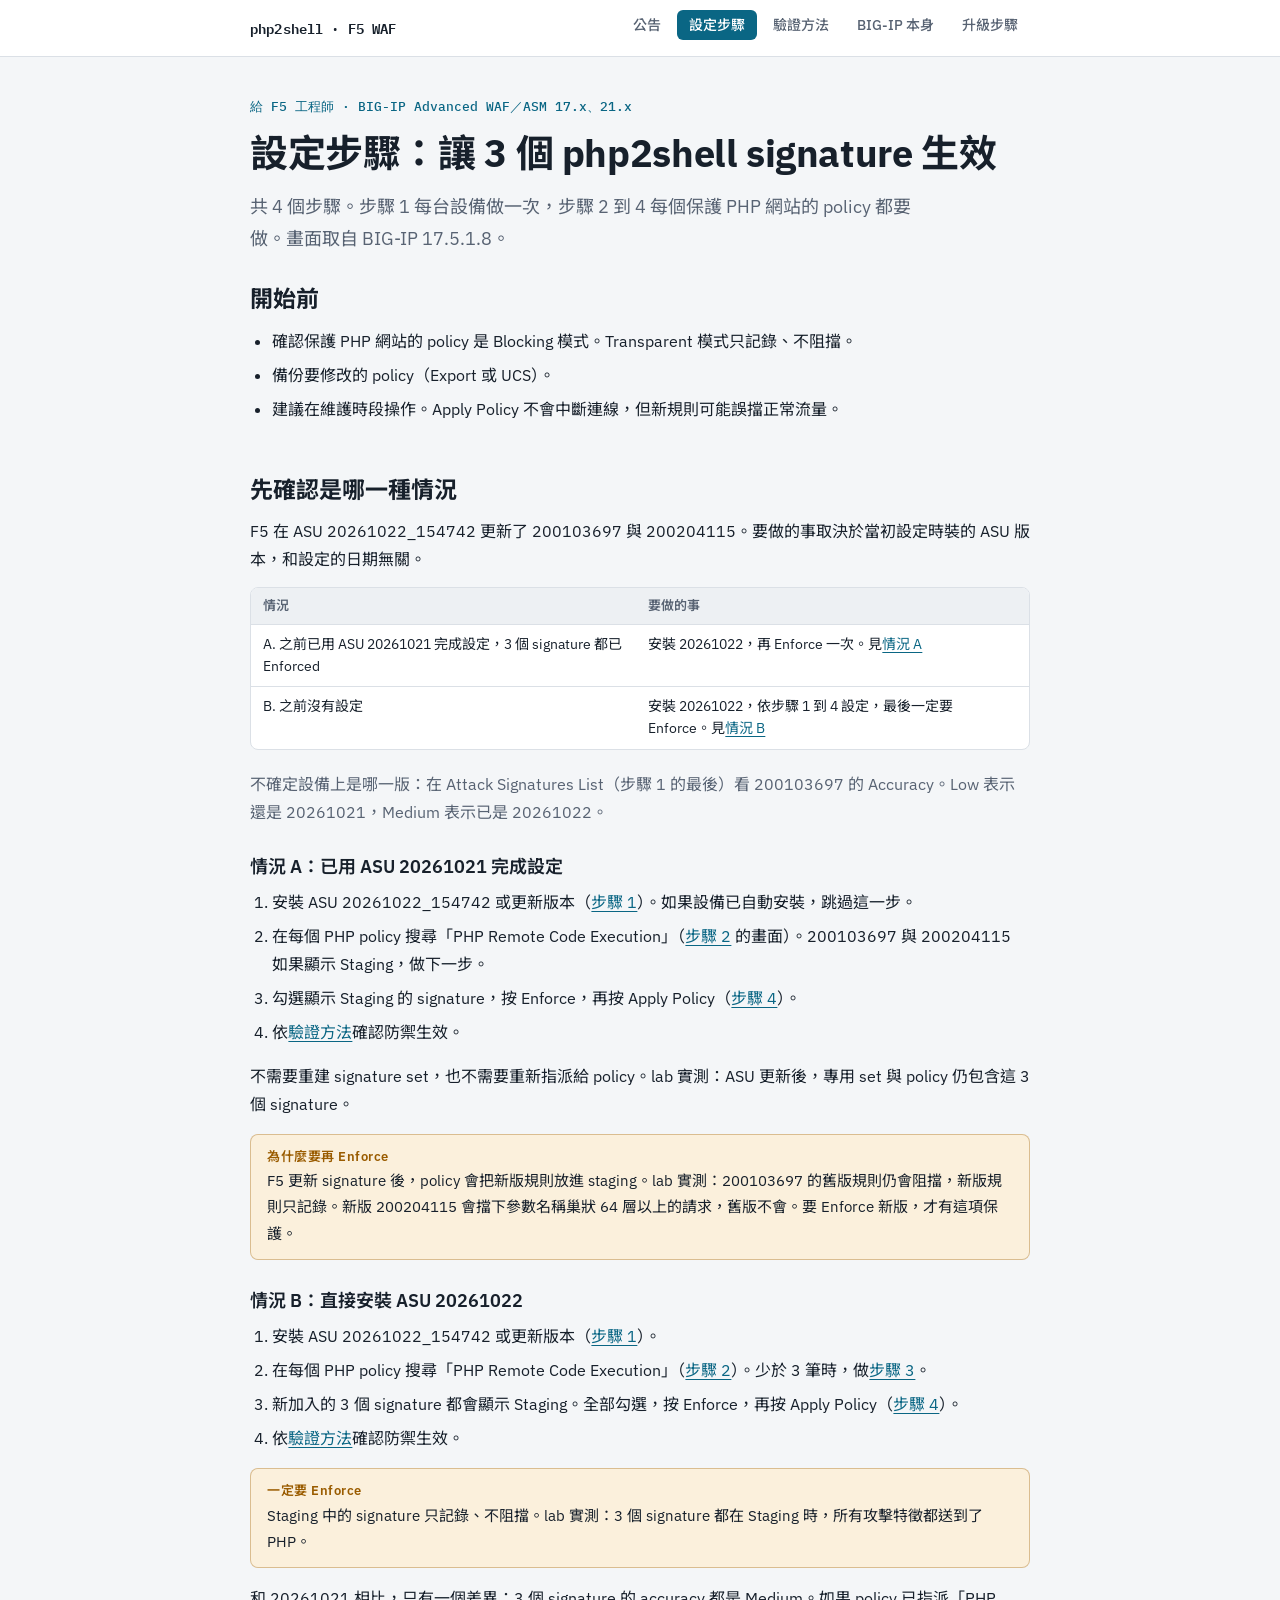
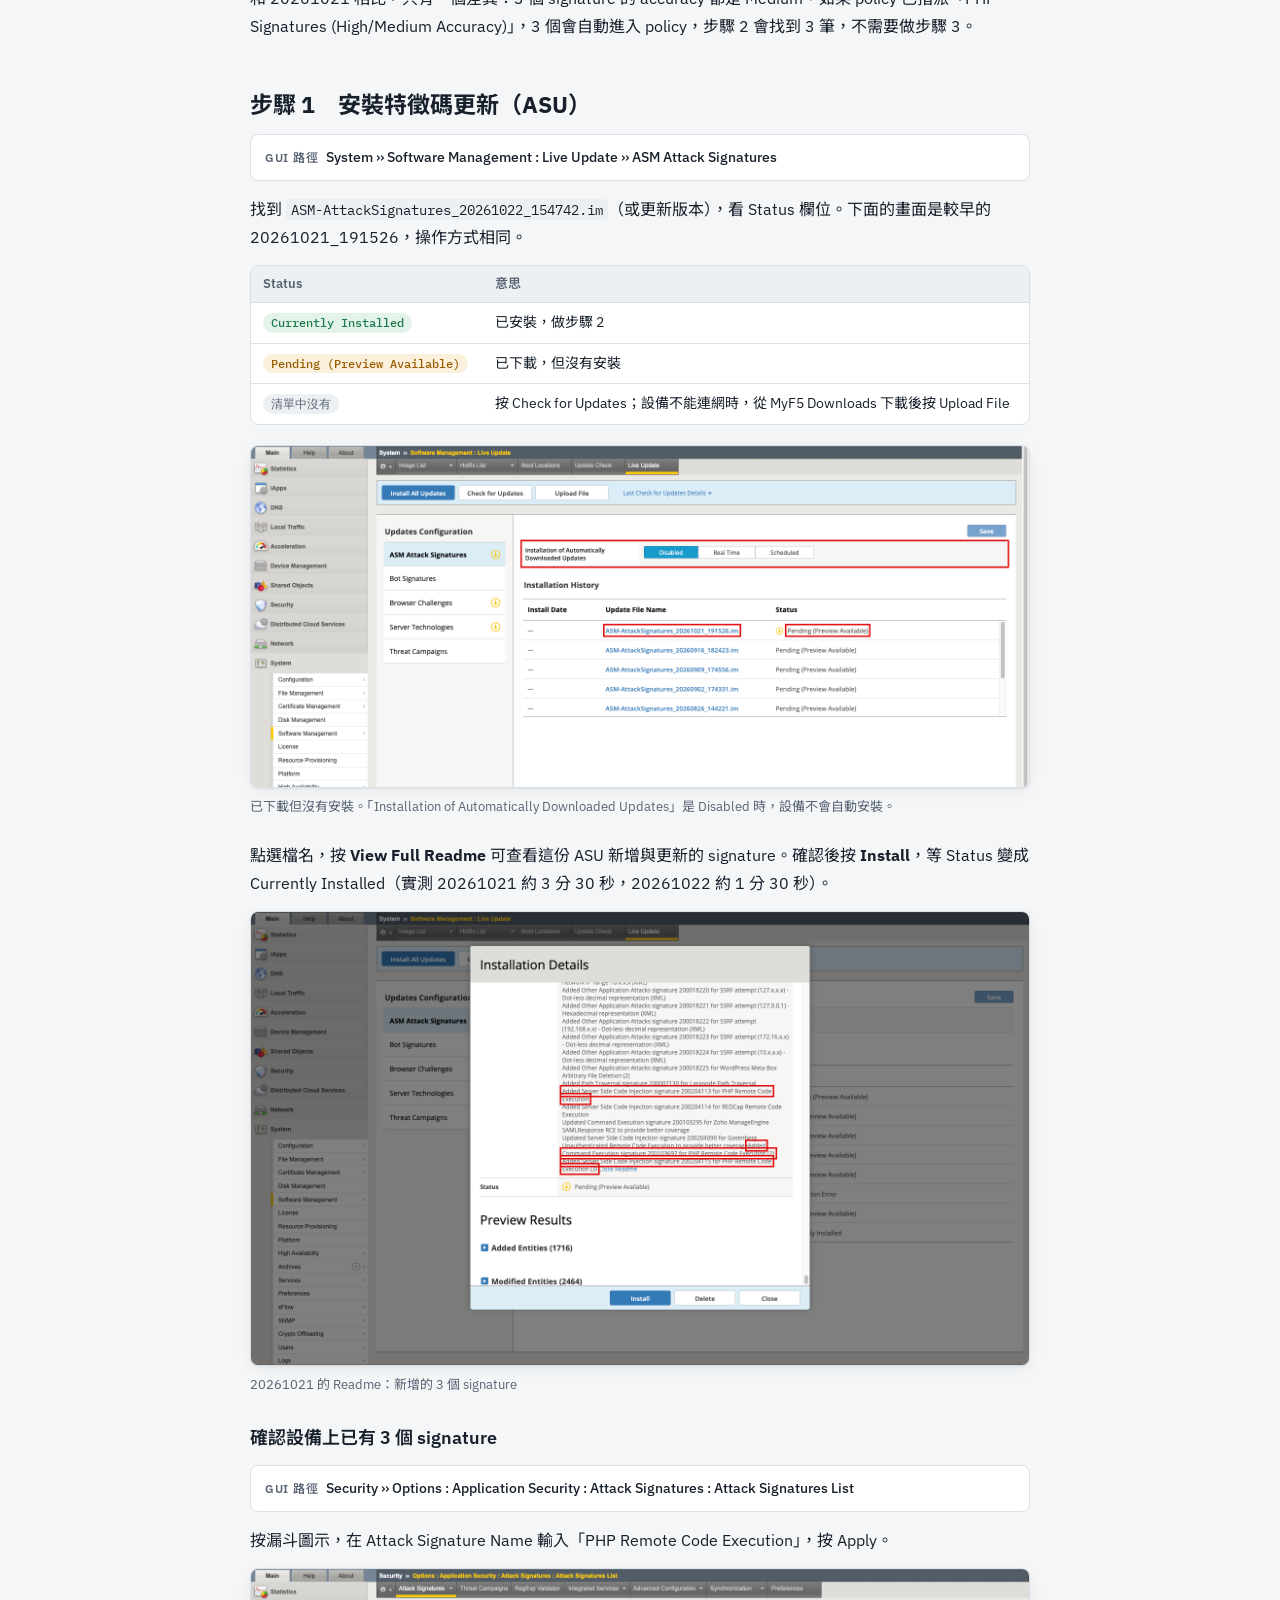
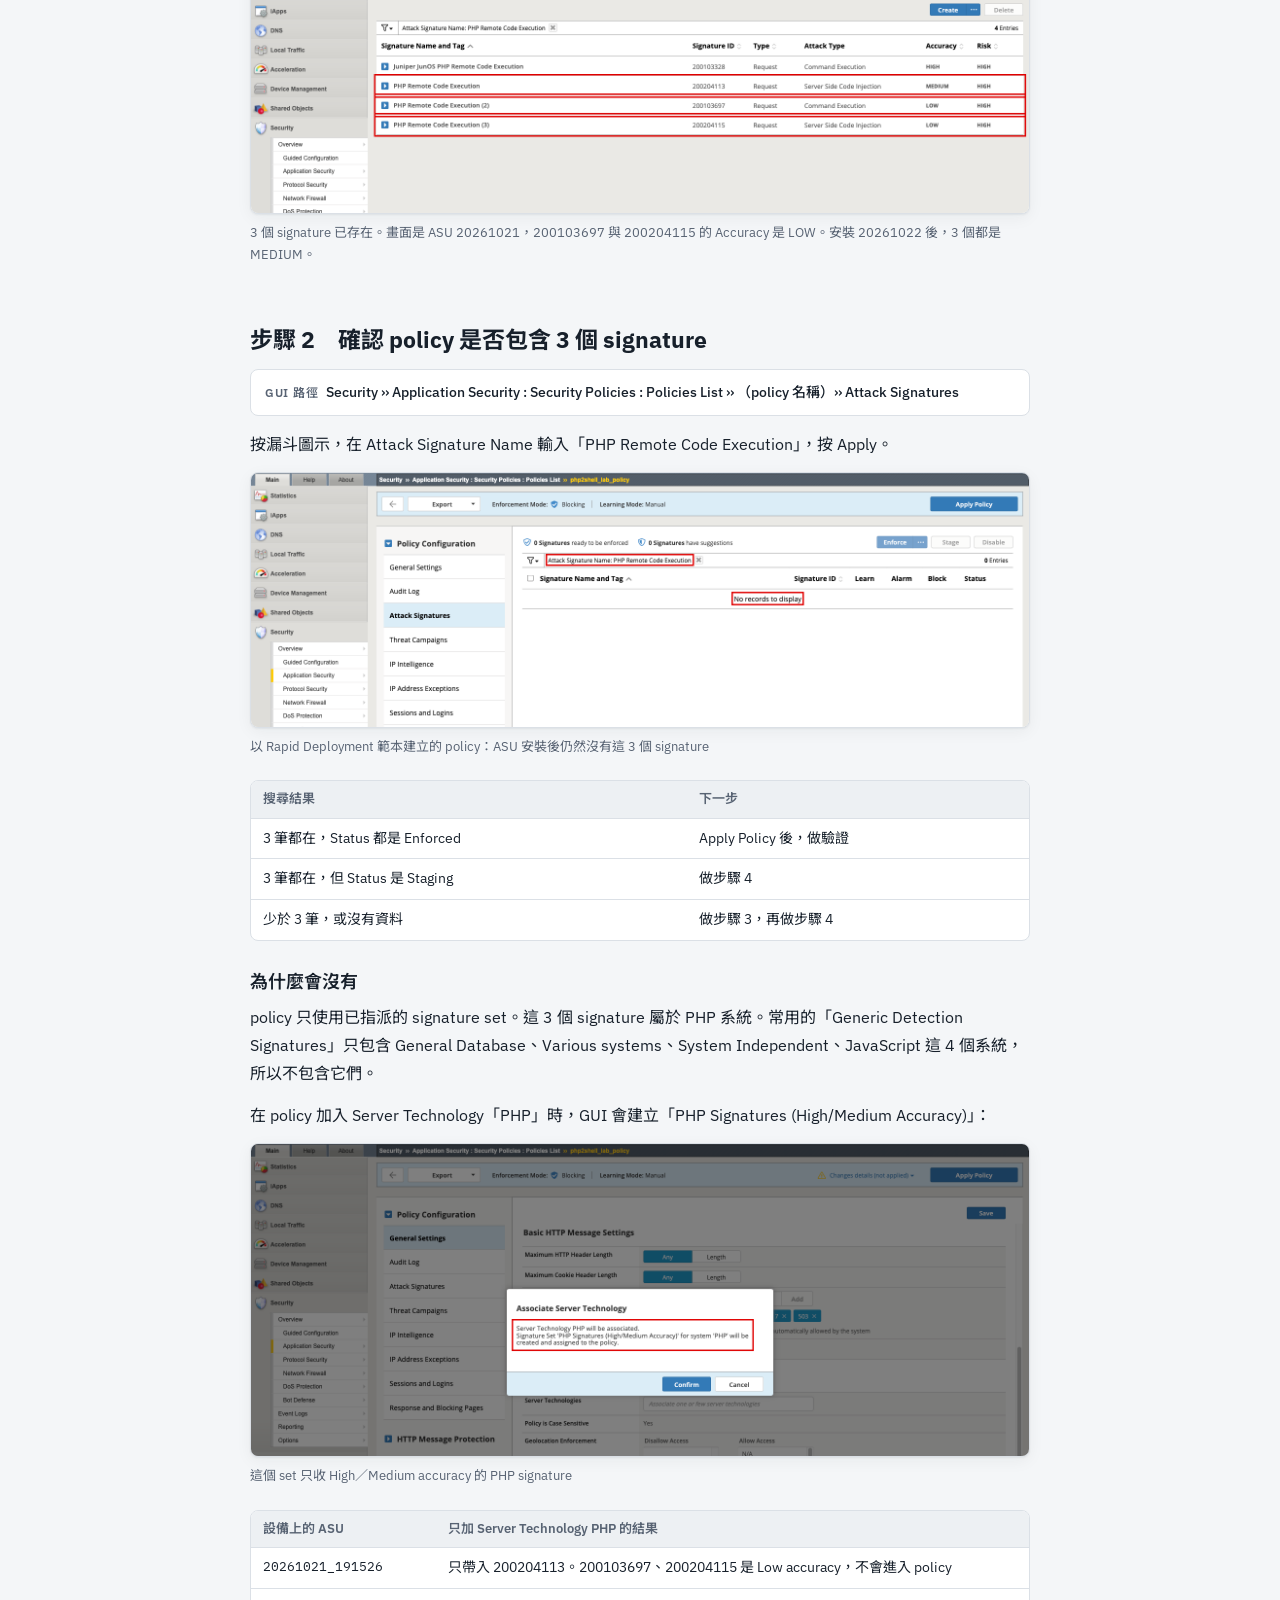
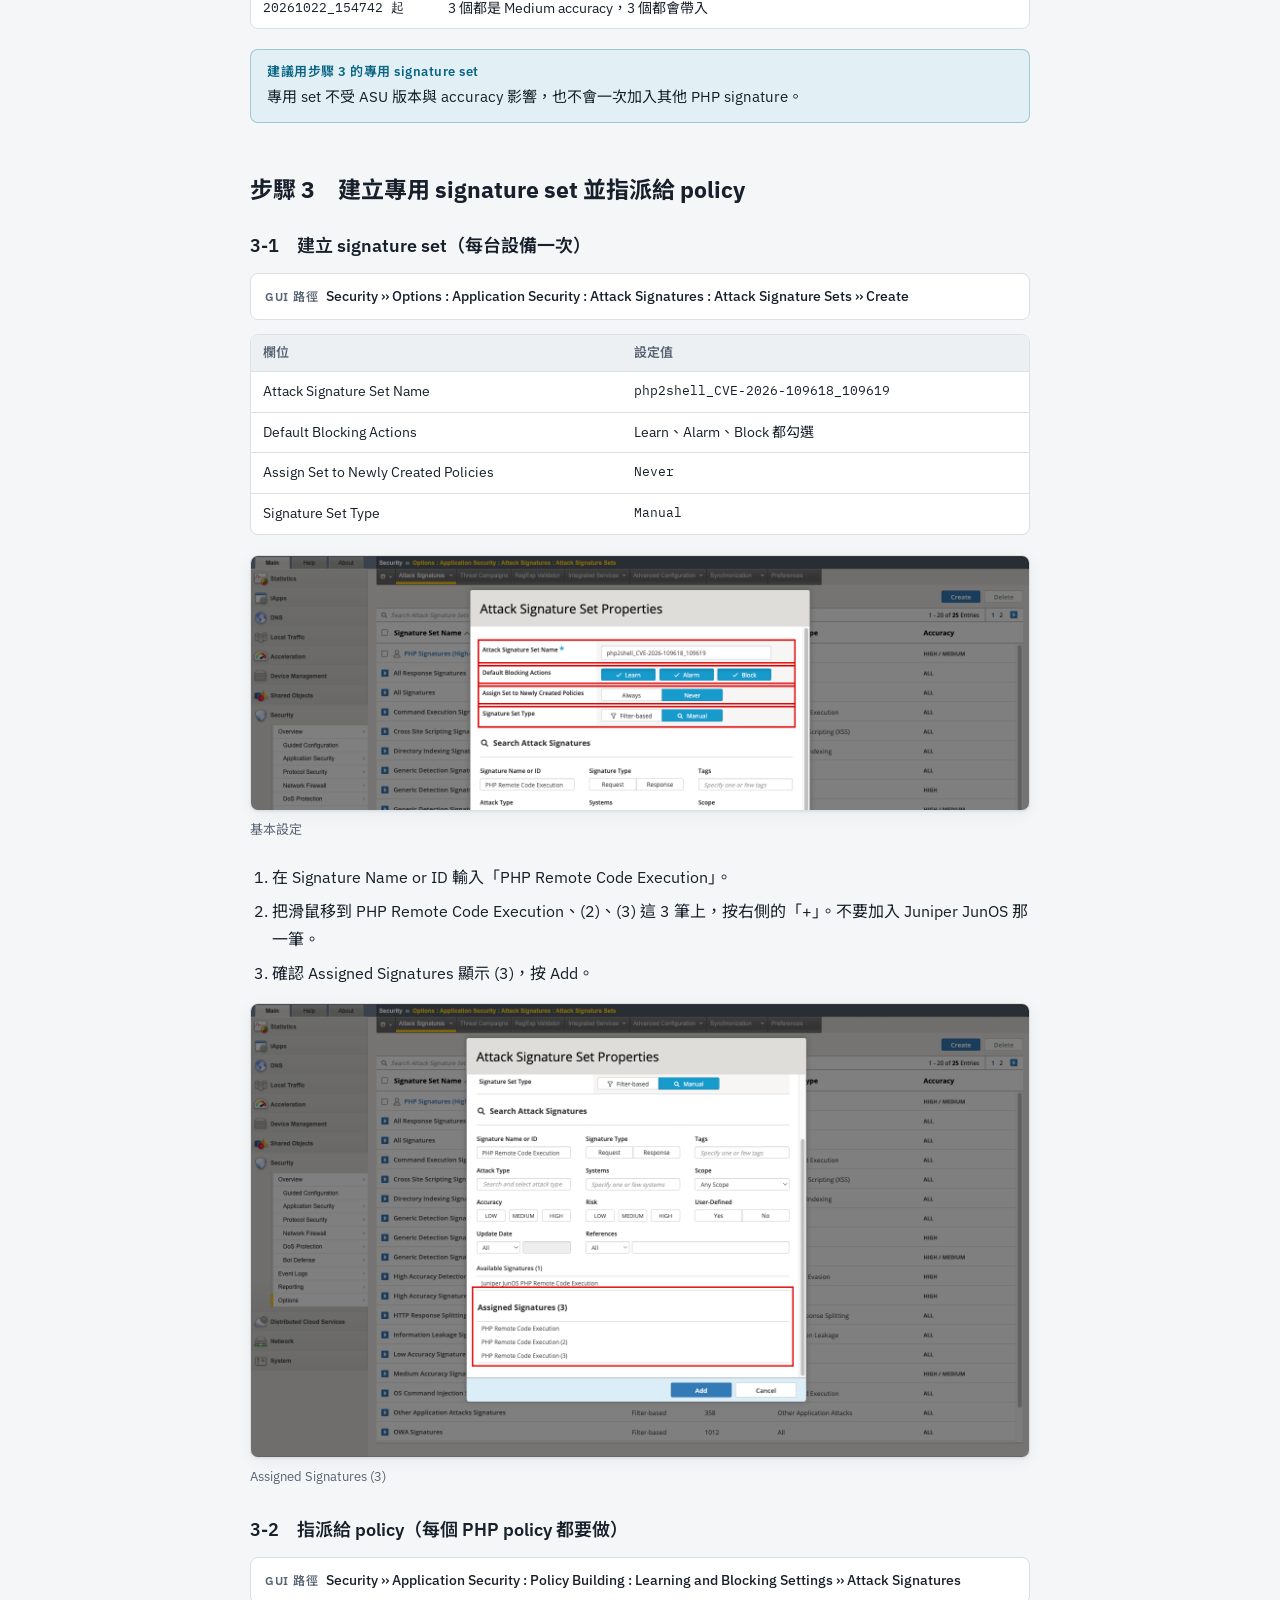
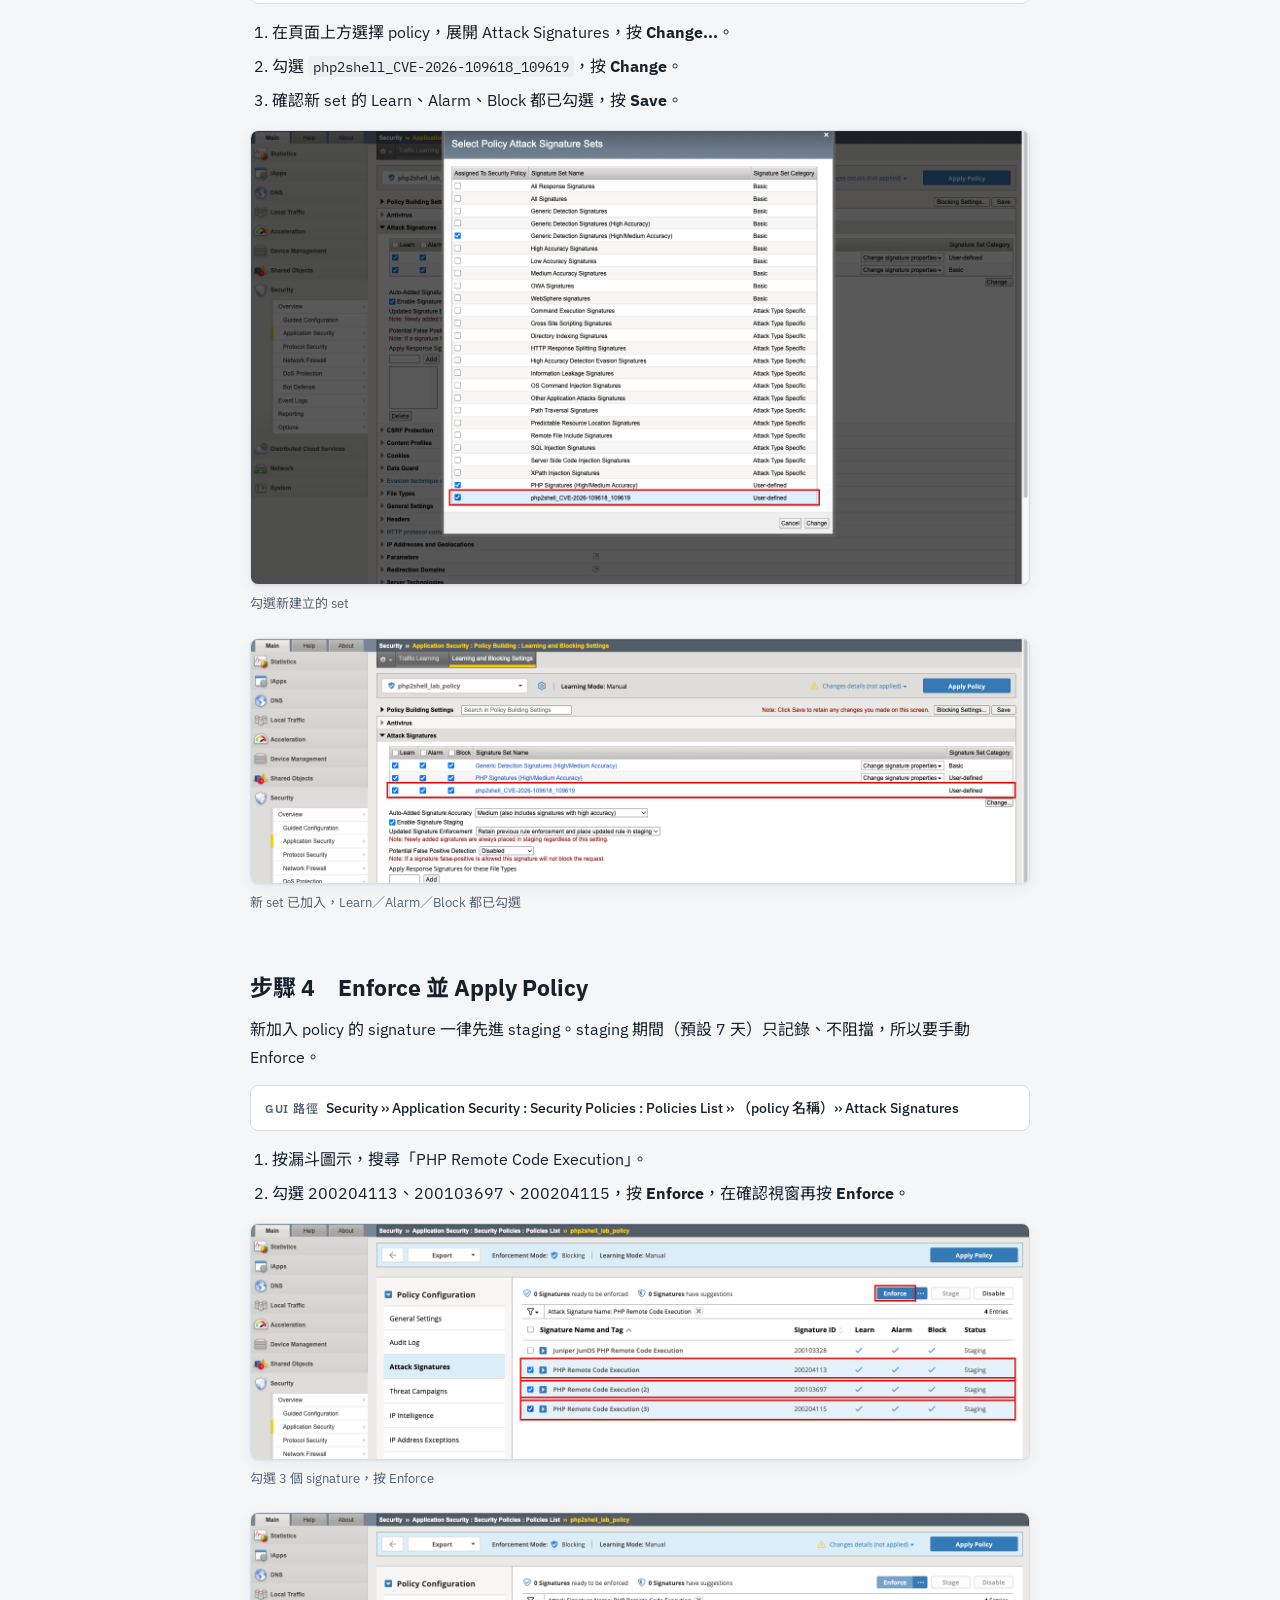
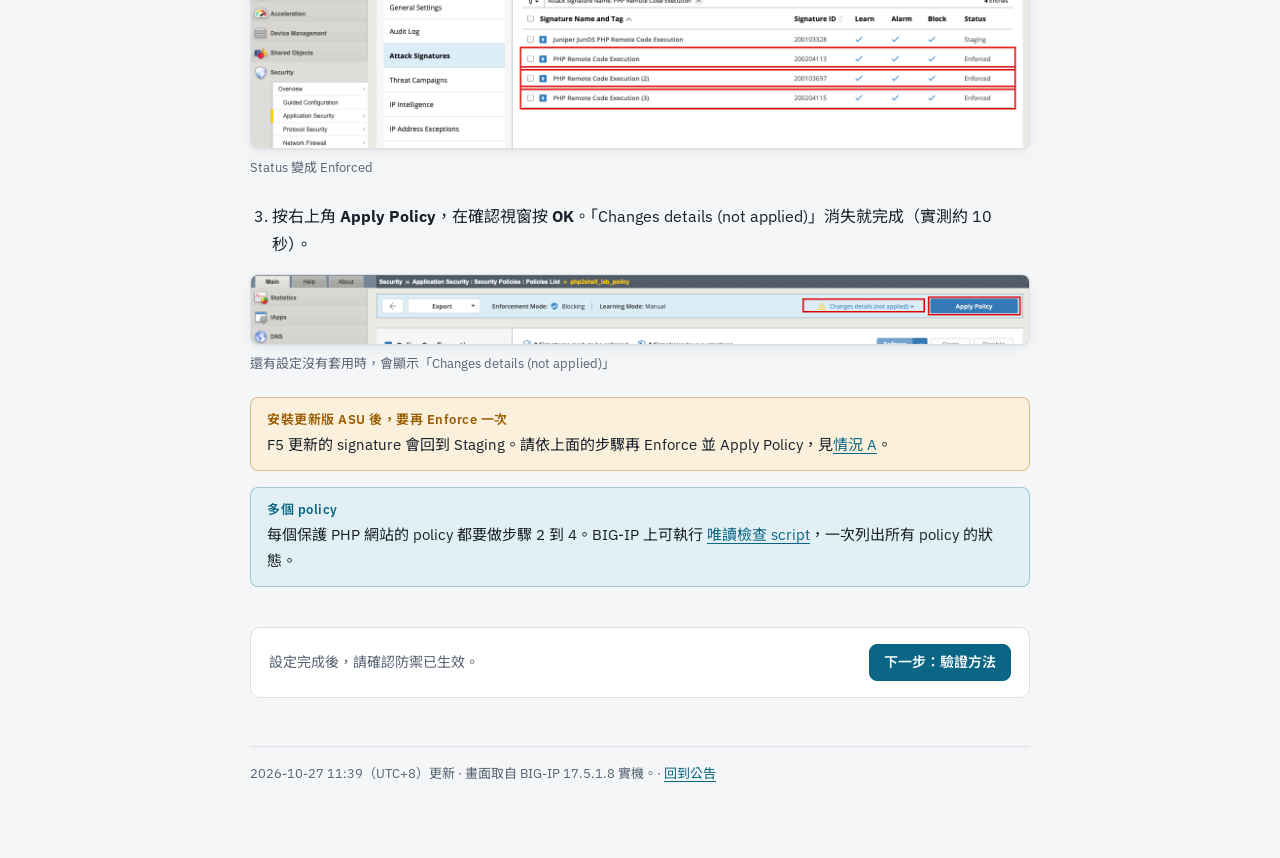
<file: docs/setup.html>
<!doctype html>
<html lang="zh-Hant">
<head>
<meta charset="utf-8">
<meta name="viewport" content="width=device-width, initial-scale=1, viewport-fit=cover">
<title>php2shell 設定步驟</title>
<link rel="preconnect" href="https://fonts.googleapis.com">
<link rel="preconnect" href="https://fonts.gstatic.com" crossorigin>
<link rel="stylesheet" href="https://fonts.googleapis.com/css2?family=IBM+Plex+Mono:wght@400;500;600&family=IBM+Plex+Sans:wght@400;500;600;700&family=Noto+Sans+TC:wght@400;500;700&display=swap">
<link rel="stylesheet" href="style.css">
</head>
<body>
<nav class="bar" aria-label="頁面">
  <div class="wrap">
    <a class="brand" href="index.html">php2shell · F5 WAF</a>
    <ul class="tabs">
      <li><a href="index.html">公告</a></li>
      <li><a href="setup.html" aria-current="page">設定步驟</a></li>
      <li><a href="verify.html">驗證方法</a></li>
      <li><a href="bigip.html">BIG-IP 本身</a></li>
      <li><a href="upgrade.html">升級步驟</a></li>
    </ul>
  </div>
</nav>

<main class="wrap">
  <header class="hero">
    <p class="eyebrow">給 F5 工程師 · BIG-IP Advanced WAF／ASM 17.x、21.x</p>
    <h1>設定步驟：讓 3 個 php2shell signature 生效</h1>
    <p class="lede">共 4 個步驟。步驟 1 每台設備做一次，步驟 2 到 4 每個保護 PHP 網站的 policy 都要做。畫面取自 BIG-IP 17.5.1.8。</p>
  </header>

  <section>
    <h2>開始前</h2>
    <ul>
      <li>確認保護 PHP 網站的 policy 是 Blocking 模式。Transparent 模式只記錄、不阻擋。</li>
      <li>備份要修改的 policy（Export 或 UCS）。</li>
      <li>建議在維護時段操作。Apply Policy 不會中斷連線，但新規則可能誤擋正常流量。</li>
    </ul>
  </section>

  <section id="case">
    <h2>先確認是哪一種情況</h2>
    <p>F5 在 ASU 20261022_154742 更新了 200103697 與 200204115。要做的事取決於當初設定時裝的 ASU 版本，和設定的日期無關。</p>
    <div class="tbl"><table>
      <tr><th>情況</th><th>要做的事</th></tr>
      <tr><td>A. 之前已用 ASU 20261021 完成設定，3 個 signature 都已 Enforced</td><td>安裝 20261022，再 Enforce 一次。見<a href="#case-a">情況 A</a></td></tr>
      <tr><td>B. 之前沒有設定</td><td>安裝 20261022，依步驟 1 到 4 設定，最後一定要 Enforce。見<a href="#case-b">情況 B</a></td></tr>
    </table></div>
    <p class="muted">不確定設備上是哪一版：在 Attack Signatures List（步驟 1 的最後）看 200103697 的 Accuracy。Low 表示還是 20261021，Medium 表示已是 20261022。</p>

    <h3 id="case-a">情況 A：已用 ASU 20261021 完成設定</h3>
    <ol>
      <li>安裝 ASU 20261022_154742 或更新版本（<a href="#sop1">步驟 1</a>）。如果設備已自動安裝，跳過這一步。</li>
      <li>在每個 PHP policy 搜尋「PHP Remote Code Execution」（<a href="#sop2">步驟 2</a> 的畫面）。200103697 與 200204115 如果顯示 Staging，做下一步。</li>
      <li>勾選顯示 Staging 的 signature，按 Enforce，再按 Apply Policy（<a href="#sop4">步驟 4</a>）。</li>
      <li>依<a href="verify.html">驗證方法</a>確認防禦生效。</li>
    </ol>
    <p>不需要重建 signature set，也不需要重新指派給 policy。lab 實測：ASU 更新後，專用 set 與 policy 仍包含這 3 個 signature。</p>
    <div class="note warn"><b>為什麼要再 Enforce</b>F5 更新 signature 後，policy 會把新版規則放進 staging。lab 實測：200103697 的舊版規則仍會阻擋，新版規則只記錄。新版 200204115 會擋下參數名稱巢狀 64 層以上的請求，舊版不會。要 Enforce 新版，才有這項保護。</div>

    <h3 id="case-b">情況 B：直接安裝 ASU 20261022</h3>
    <ol>
      <li>安裝 ASU 20261022_154742 或更新版本（<a href="#sop1">步驟 1</a>）。</li>
      <li>在每個 PHP policy 搜尋「PHP Remote Code Execution」（<a href="#sop2">步驟 2</a>）。少於 3 筆時，做<a href="#sop3">步驟 3</a>。</li>
      <li>新加入的 3 個 signature 都會顯示 Staging。全部勾選，按 Enforce，再按 Apply Policy（<a href="#sop4">步驟 4</a>）。</li>
      <li>依<a href="verify.html">驗證方法</a>確認防禦生效。</li>
    </ol>
    <div class="note warn"><b>一定要 Enforce</b>Staging 中的 signature 只記錄、不阻擋。lab 實測：3 個 signature 都在 Staging 時，所有攻擊特徵都送到了 PHP。</div>
    <p>和 20261021 相比，只有一個差異：3 個 signature 的 accuracy 都是 Medium。如果 policy 已指派「PHP Signatures (High/Medium Accuracy)」，3 個會自動進入 policy，步驟 2 會找到 3 筆，不需要做步驟 3。</p>
  </section>

  <section id="sop1">
    <h2>步驟 1　安裝特徵碼更新（ASU）</h2>
    <div class="path"><span>GUI 路徑</span><b>System ›› Software Management : Live Update ›› ASM Attack Signatures</b></div>
    <p>找到 <code>ASM-AttackSignatures_20261022_154742.im</code>（或更新版本），看 Status 欄位。下面的畫面是較早的 20261021_191526，操作方式相同。</p>
    <div class="tbl"><table>
      <tr><th>Status</th><th>意思</th></tr>
      <tr><td><span class="pill ok">Currently Installed</span></td><td>已安裝，做步驟 2</td></tr>
      <tr><td><span class="pill warn">Pending (Preview Available)</span></td><td>已下載，但沒有安裝</td></tr>
      <tr><td><span class="pill dim">清單中沒有</span></td><td>按 Check for Updates；設備不能連網時，從 MyF5 Downloads 下載後按 Upload File</td></tr>
    </table></div>
    <figure><button type="button" aria-label="放大圖片"><img src="shots/01_liveupdate_before.png" width="1600" height="702" alt="Live Update 畫面，ASU 為 Pending，自動安裝為 Disabled" loading="lazy"></button><figcaption>已下載但沒有安裝。「Installation of Automatically Downloaded Updates」是 Disabled 時，設備不會自動安裝。</figcaption></figure>
    <p>點選檔名，按 <b>View Full Readme</b> 可查看這份 ASU 新增與更新的 signature。確認後按 <b>Install</b>，等 Status 變成 Currently Installed（實測 20261021 約 3 分 30 秒，20261022 約 1 分 30 秒）。</p>
    <figure><button type="button" aria-label="放大圖片"><img src="shots/03_asu_readme.png" width="1600" height="932" alt="ASU Readme 中的 3 個 signature" loading="lazy"></button><figcaption>20261021 的 Readme：新增的 3 個 signature</figcaption></figure>
    <h3>確認設備上已有 3 個 signature</h3>
    <div class="path"><span>GUI 路徑</span><b>Security ›› Options : Application Security : Attack Signatures : Attack Signatures List</b></div>
    <p>按漏斗圖示，在 Attack Signature Name 輸入「PHP Remote Code Execution」，按 Apply。</p>
    <figure><button type="button" aria-label="放大圖片"><img src="shots/04_global_sig_list.png" width="1600" height="502" alt="Attack Signatures List 中的 3 個 signature" loading="lazy"></button><figcaption>3 個 signature 已存在。畫面是 ASU 20261021，200103697 與 200204115 的 Accuracy 是 LOW。安裝 20261022 後，3 個都是 MEDIUM。</figcaption></figure>
  </section>

  <section id="sop2">
    <h2>步驟 2　確認 policy 是否包含 3 個 signature</h2>
    <div class="path"><span>GUI 路徑</span><b>Security ›› Application Security : Security Policies : Policies List ›› （policy 名稱）›› Attack Signatures</b></div>
    <p>按漏斗圖示，在 Attack Signature Name 輸入「PHP Remote Code Execution」，按 Apply。</p>
    <figure><button type="button" aria-label="放大圖片"><img src="shots/05_policy_sig_missing.png" width="1600" height="522" alt="policy 中搜尋不到這 3 個 signature" loading="lazy"></button><figcaption>以 Rapid Deployment 範本建立的 policy：ASU 安裝後仍然沒有這 3 個 signature</figcaption></figure>
    <div class="tbl"><table>
      <tr><th>搜尋結果</th><th>下一步</th></tr>
      <tr><td>3 筆都在，Status 都是 Enforced</td><td>Apply Policy 後，做驗證</td></tr>
      <tr><td>3 筆都在，但 Status 是 Staging</td><td>做步驟 4</td></tr>
      <tr><td>少於 3 筆，或沒有資料</td><td>做步驟 3，再做步驟 4</td></tr>
    </table></div>
    <h3>為什麼會沒有</h3>
    <p>policy 只使用已指派的 signature set。這 3 個 signature 屬於 PHP 系統。常用的「Generic Detection Signatures」只包含 General Database、Various systems、System Independent、JavaScript 這 4 個系統，所以不包含它們。</p>
    <p>在 policy 加入 Server Technology「PHP」時，GUI 會建立「PHP Signatures (High/Medium Accuracy)」：</p>
    <figure><button type="button" aria-label="放大圖片"><img src="shots/07_srvtech_confirm.png" width="1600" height="642" alt="加入 Server Technology PHP 的確認視窗" loading="lazy"></button><figcaption>這個 set 只收 High／Medium accuracy 的 PHP signature</figcaption></figure>
    <div class="tbl"><table>
      <tr><th>設備上的 ASU</th><th>只加 Server Technology PHP 的結果</th></tr>
      <tr><td class="mono">20261021_191526</td><td>只帶入 200204113。200103697、200204115 是 Low accuracy，不會進入 policy</td></tr>
      <tr><td class="mono">20261022_154742 起</td><td>3 個都是 Medium accuracy，3 個都會帶入</td></tr>
    </table></div>
    <div class="note info"><b>建議用步驟 3 的專用 signature set</b>專用 set 不受 ASU 版本與 accuracy 影響，也不會一次加入其他 PHP signature。</div>
  </section>

  <section id="sop3">
    <h2>步驟 3　建立專用 signature set 並指派給 policy</h2>
    <h3>3-1　建立 signature set（每台設備一次）</h3>
    <div class="path"><span>GUI 路徑</span><b>Security ›› Options : Application Security : Attack Signatures : Attack Signature Sets ›› Create</b></div>
    <div class="tbl"><table>
      <tr><th>欄位</th><th>設定值</th></tr>
      <tr><td>Attack Signature Set Name</td><td class="mono">php2shell_CVE-2026-109618_109619</td></tr>
      <tr><td>Default Blocking Actions</td><td>Learn、Alarm、Block 都勾選</td></tr>
      <tr><td>Assign Set to Newly Created Policies</td><td class="mono">Never</td></tr>
      <tr><td>Signature Set Type</td><td class="mono">Manual</td></tr>
    </table></div>
    <figure><button type="button" aria-label="放大圖片"><img src="shots/10_sigset_props.png" width="1600" height="522" alt="signature set 基本設定" loading="lazy"></button><figcaption>基本設定</figcaption></figure>
    <ol>
      <li>在 Signature Name or ID 輸入「PHP Remote Code Execution」。</li>
      <li>把滑鼠移到 PHP Remote Code Execution、(2)、(3) 這 3 筆上，按右側的「+」。不要加入 Juniper JunOS 那一筆。</li>
      <li>確認 Assigned Signatures 顯示 (3)，按 Add。</li>
    </ol>
    <figure><button type="button" aria-label="放大圖片"><img src="shots/09_sigset_assigned.png" width="1600" height="932" alt="Assigned Signatures 顯示 3 筆" loading="lazy"></button><figcaption>Assigned Signatures (3)</figcaption></figure>

    <h3>3-2　指派給 policy（每個 PHP policy 都要做）</h3>
    <div class="path"><span>GUI 路徑</span><b>Security ›› Application Security : Policy Building : Learning and Blocking Settings ›› Attack Signatures</b></div>
    <ol>
      <li>在頁面上方選擇 policy，展開 Attack Signatures，按 <b>Change...</b>。</li>
      <li>勾選 <code>php2shell_CVE-2026-109618_109619</code>，按 <b>Change</b>。</li>
      <li>確認新 set 的 Learn、Alarm、Block 都已勾選，按 <b>Save</b>。</li>
    </ol>
    <figure><button type="button" aria-label="放大圖片"><img src="shots/12_select_sigsets.png" width="1600" height="932" alt="勾選 php2shell signature set" loading="lazy"></button><figcaption>勾選新建立的 set</figcaption></figure>
    <figure><button type="button" aria-label="放大圖片"><img src="shots/13_lbs_sigsets_after.png" width="1600" height="502" alt="新 set 已加入並勾選 Learn Alarm Block" loading="lazy"></button><figcaption>新 set 已加入，Learn／Alarm／Block 都已勾選</figcaption></figure>
  </section>

  <section id="sop4">
    <h2>步驟 4　Enforce 並 Apply Policy</h2>
    <p>新加入 policy 的 signature 一律先進 staging。staging 期間（預設 7 天）只記錄、不阻擋，所以要手動 Enforce。</p>
    <div class="path"><span>GUI 路徑</span><b>Security ›› Application Security : Security Policies : Policies List ›› （policy 名稱）›› Attack Signatures</b></div>
    <ol>
      <li>按漏斗圖示，搜尋「PHP Remote Code Execution」。</li>
      <li>勾選 200204113、200103697、200204115，按 <b>Enforce</b>，在確認視窗再按 <b>Enforce</b>。</li>
    </ol>
    <figure><button type="button" aria-label="放大圖片"><img src="shots/15_policy_enforce_btn.png" width="1600" height="482" alt="勾選 3 個 signature 並按 Enforce" loading="lazy"></button><figcaption>勾選 3 個 signature，按 Enforce</figcaption></figure>
    <figure><button type="button" aria-label="放大圖片"><img src="shots/16_policy_enforced.png" width="1600" height="482" alt="3 個 signature 狀態為 Enforced" loading="lazy"></button><figcaption>Status 變成 Enforced</figcaption></figure>
    <ol start="3">
      <li>按右上角 <b>Apply Policy</b>，在確認視窗按 <b>OK</b>。「Changes details (not applied)」消失就完成（實測約 10 秒）。</li>
    </ol>
    <figure><button type="button" aria-label="放大圖片"><img src="shots/17_apply_policy.png" width="1600" height="142" alt="Apply Policy 按鈕" loading="lazy"></button><figcaption>還有設定沒有套用時，會顯示「Changes details (not applied)」</figcaption></figure>
    <div class="note warn"><b>安裝更新版 ASU 後，要再 Enforce 一次</b>F5 更新的 signature 會回到 Staging。請依上面的步驟再 Enforce 並 Apply Policy，見<a href="#case-a">情況 A</a>。</div>
    <div class="note info"><b>多個 policy</b>每個保護 PHP 網站的 policy 都要做步驟 2 到 4。BIG-IP 上可執行 <a href="https://github.com/ryantseng24/php2shell-f5-waf-tools/blob/main/bigip/php2shell_bigip_check.sh">唯讀檢查 script</a>，一次列出所有 policy 的狀態。</div>
  </section>

  <div class="next"><span>設定完成後，請確認防禦已生效。</span><a class="btn primary" href="verify.html">下一步：驗證方法</a></div>

  <footer>2026-10-27 11:39（UTC+8）更新 · 畫面取自 BIG-IP 17.5.1.8 實機。· <a href="index.html">回到公告</a></footer>
</main>

<div class="lightbox" id="lightbox" hidden><img alt=""></div>
<script src="app.js"></script>
</body>
</html>
</file>
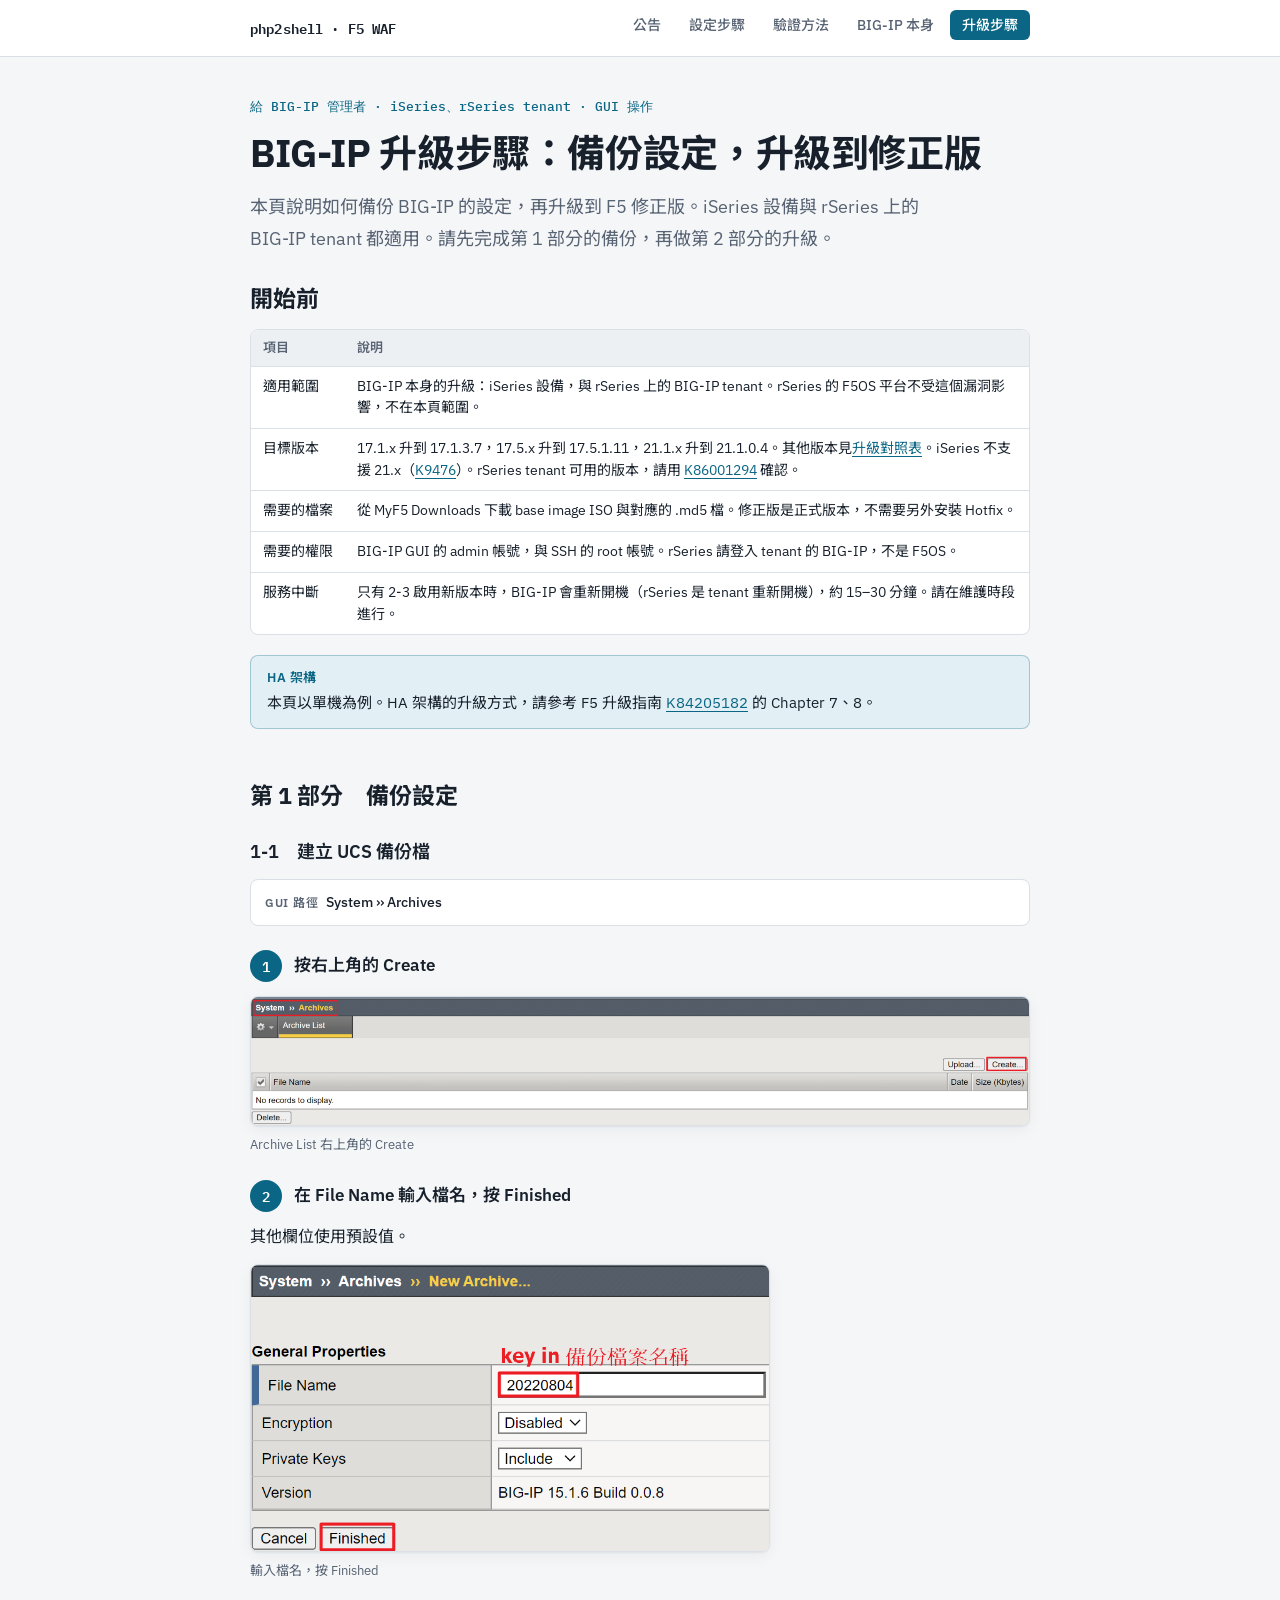
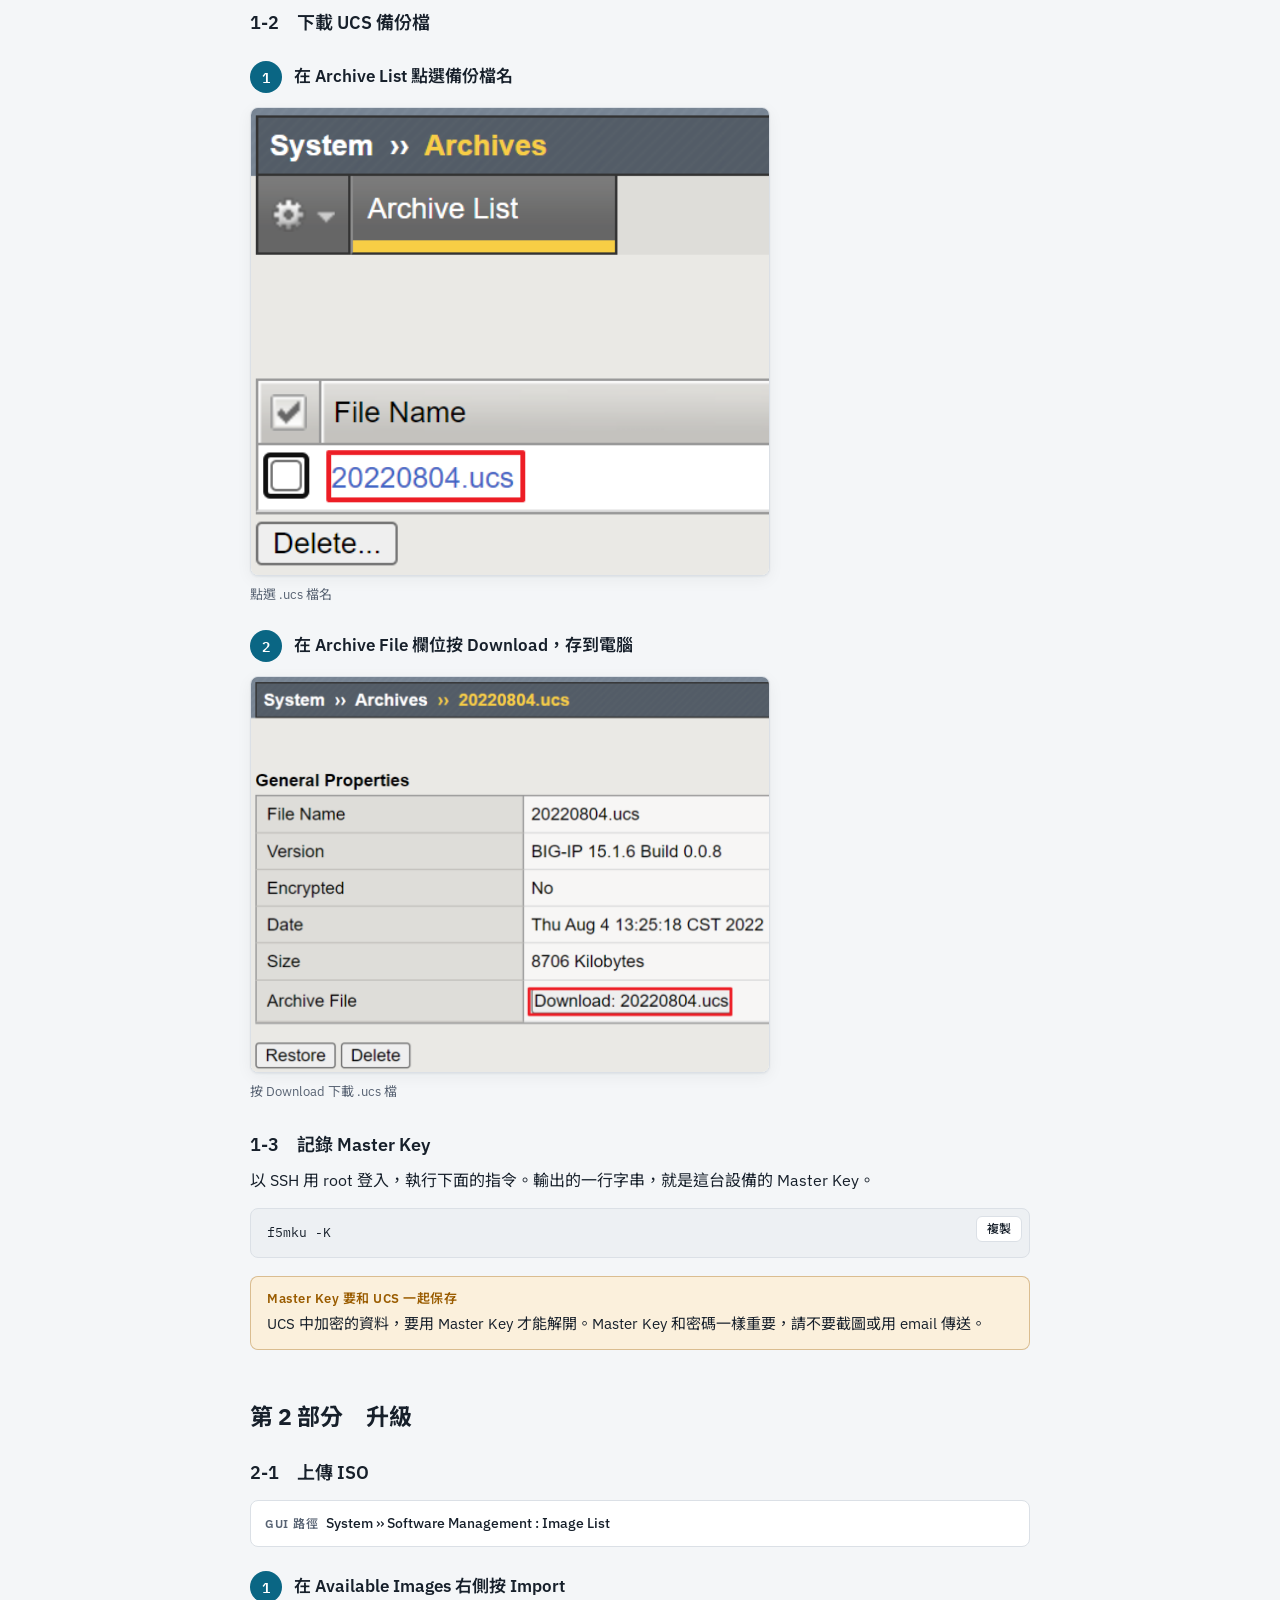
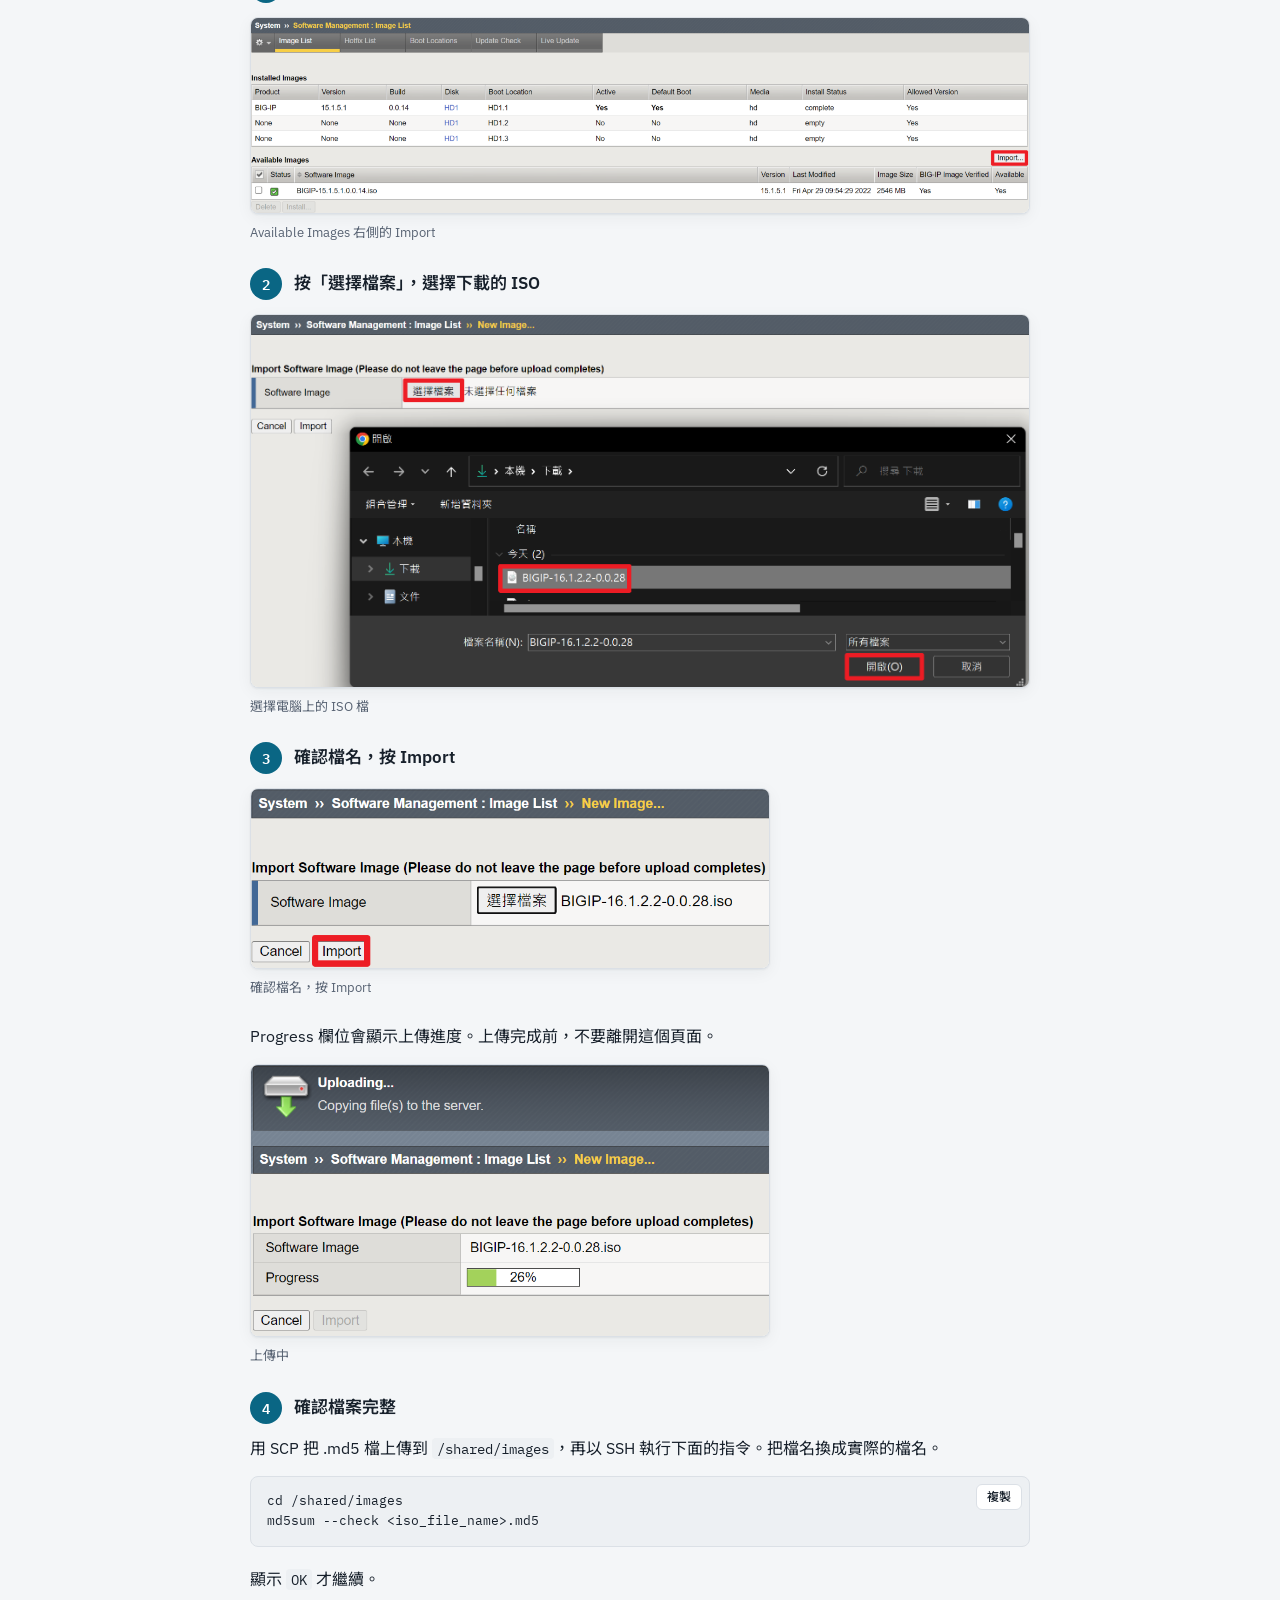
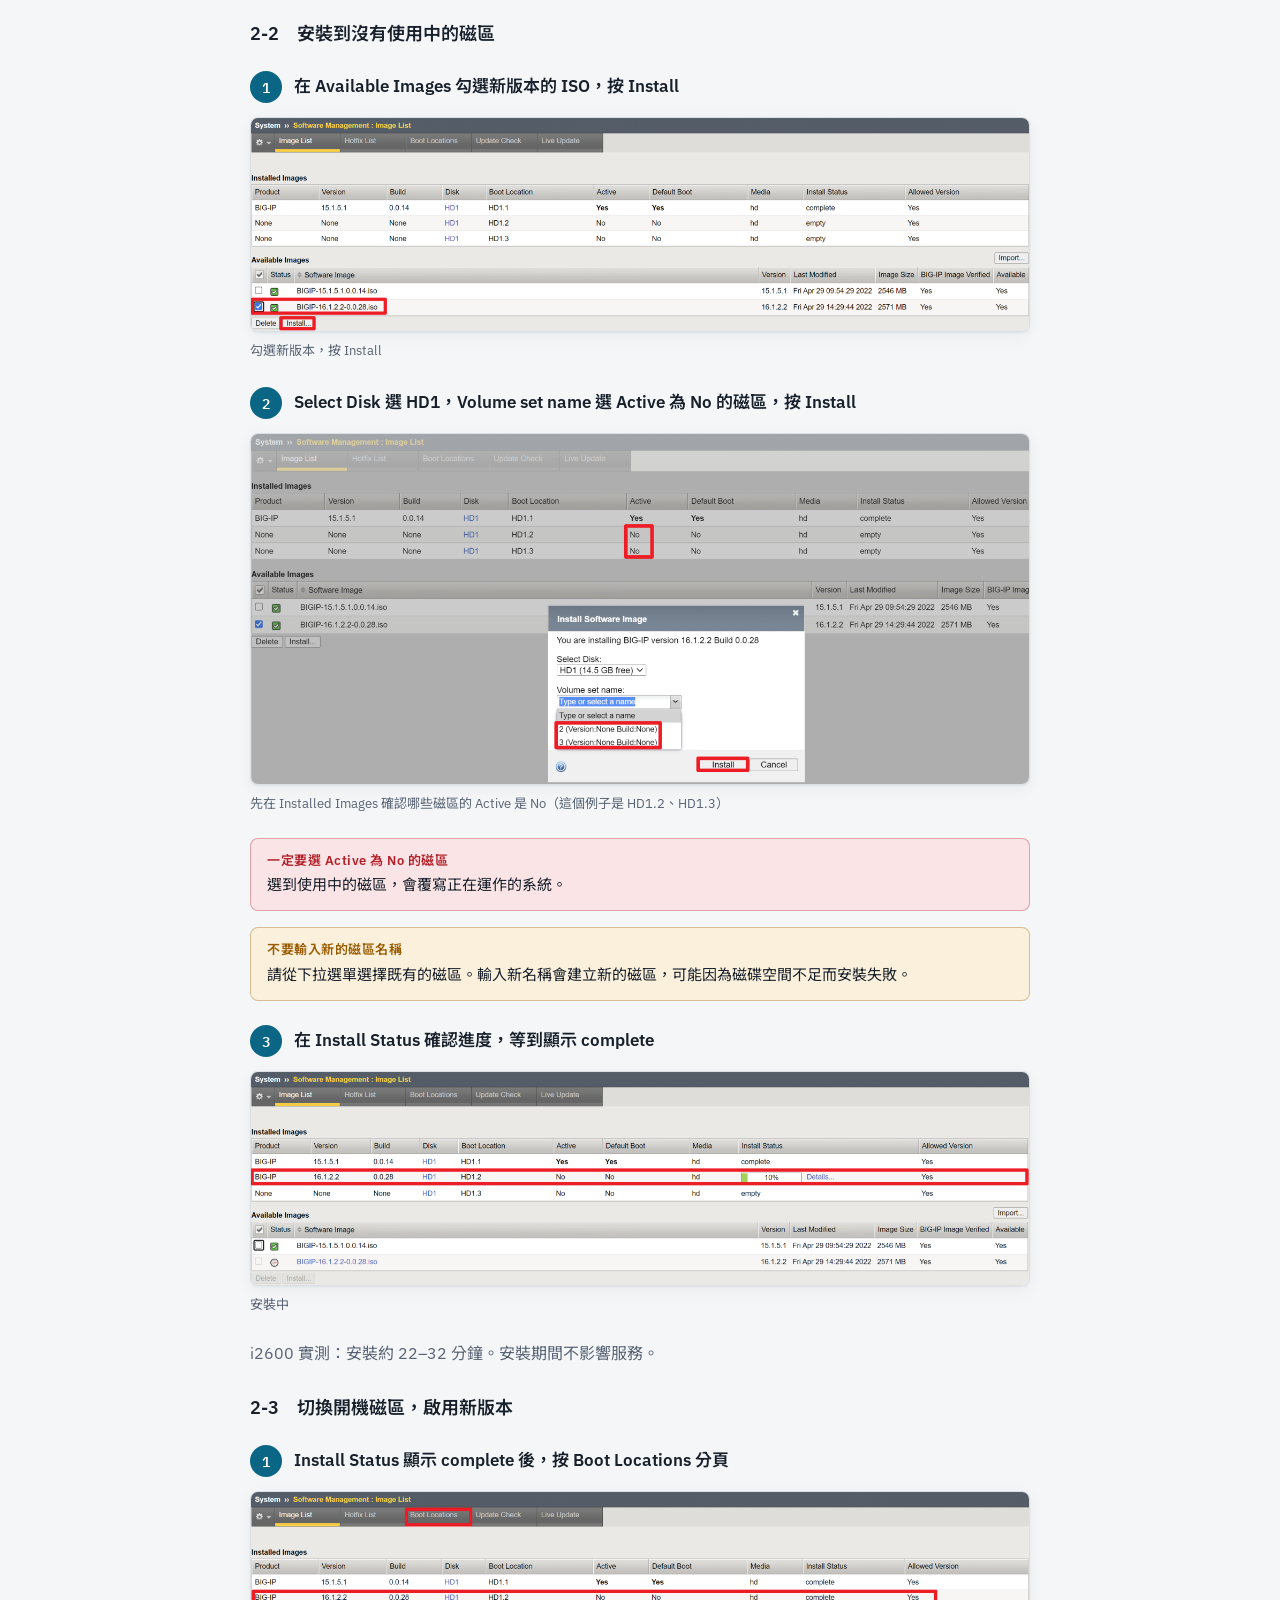
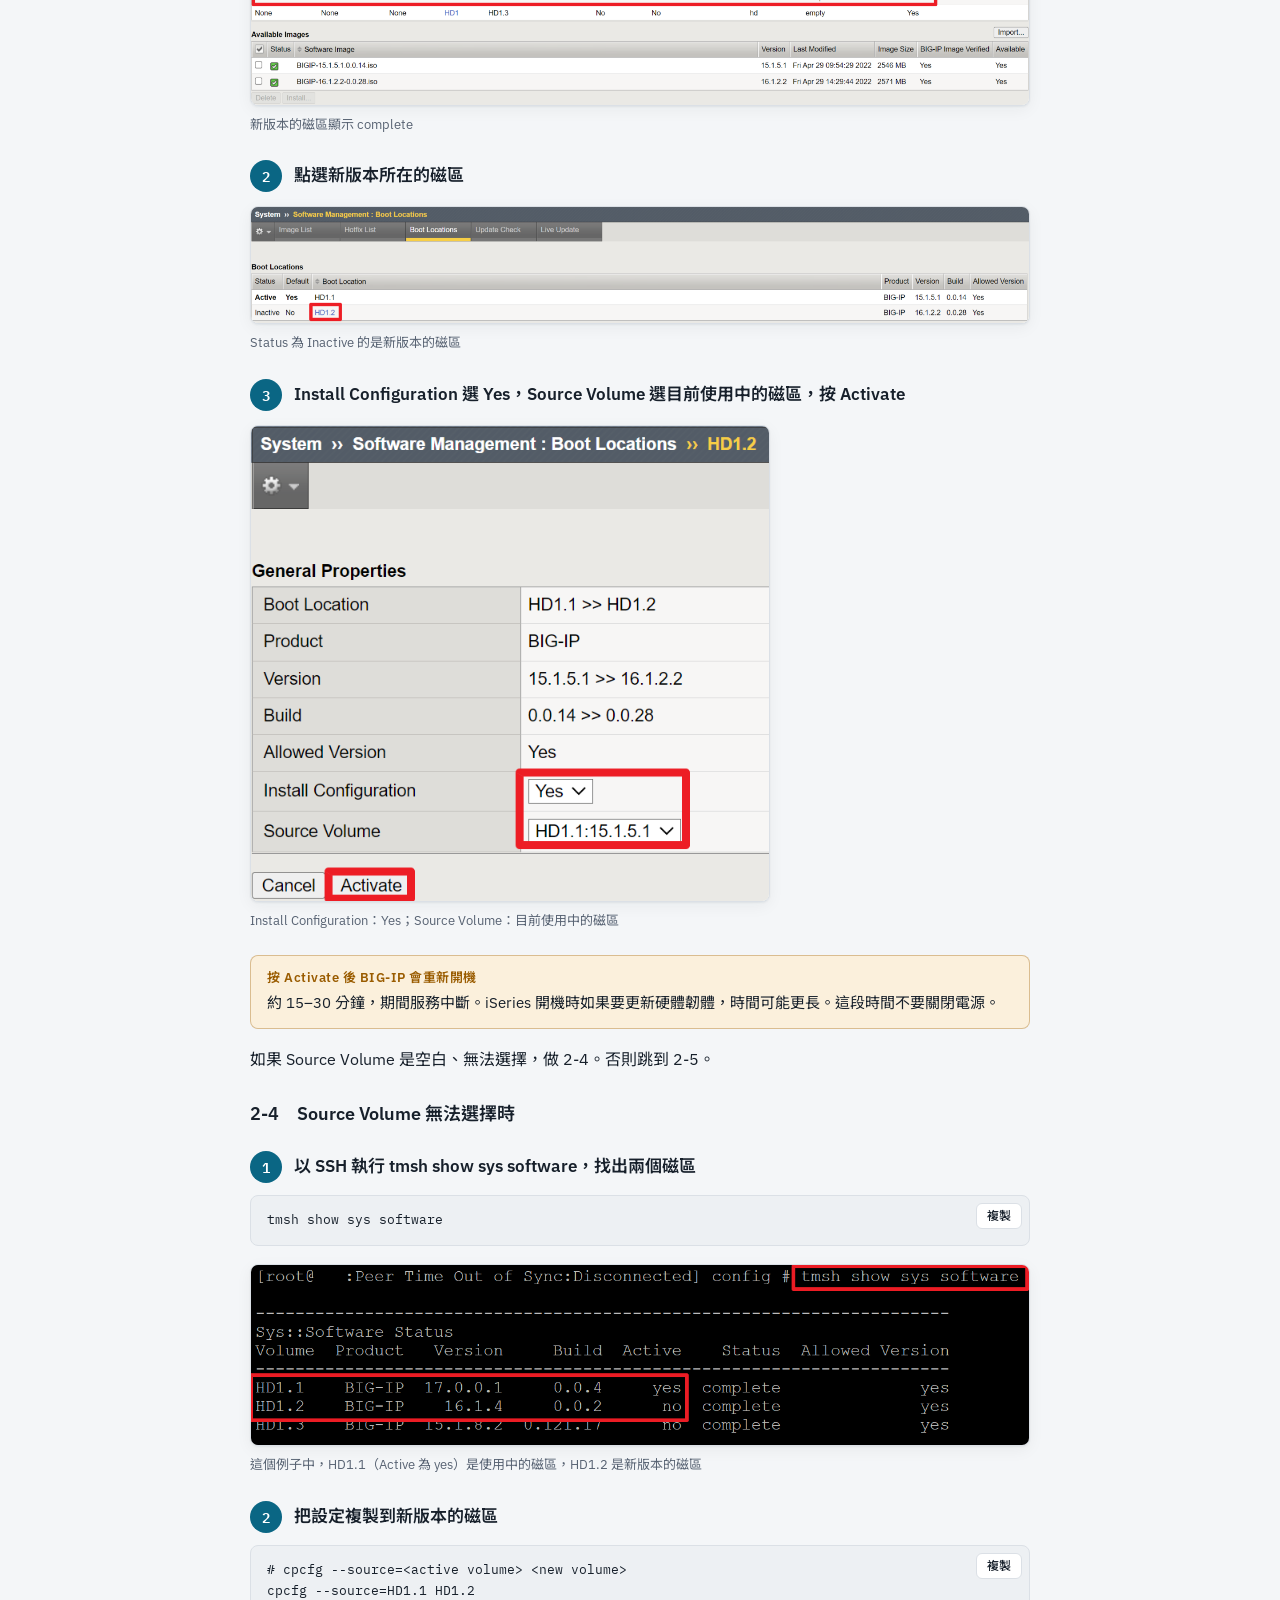
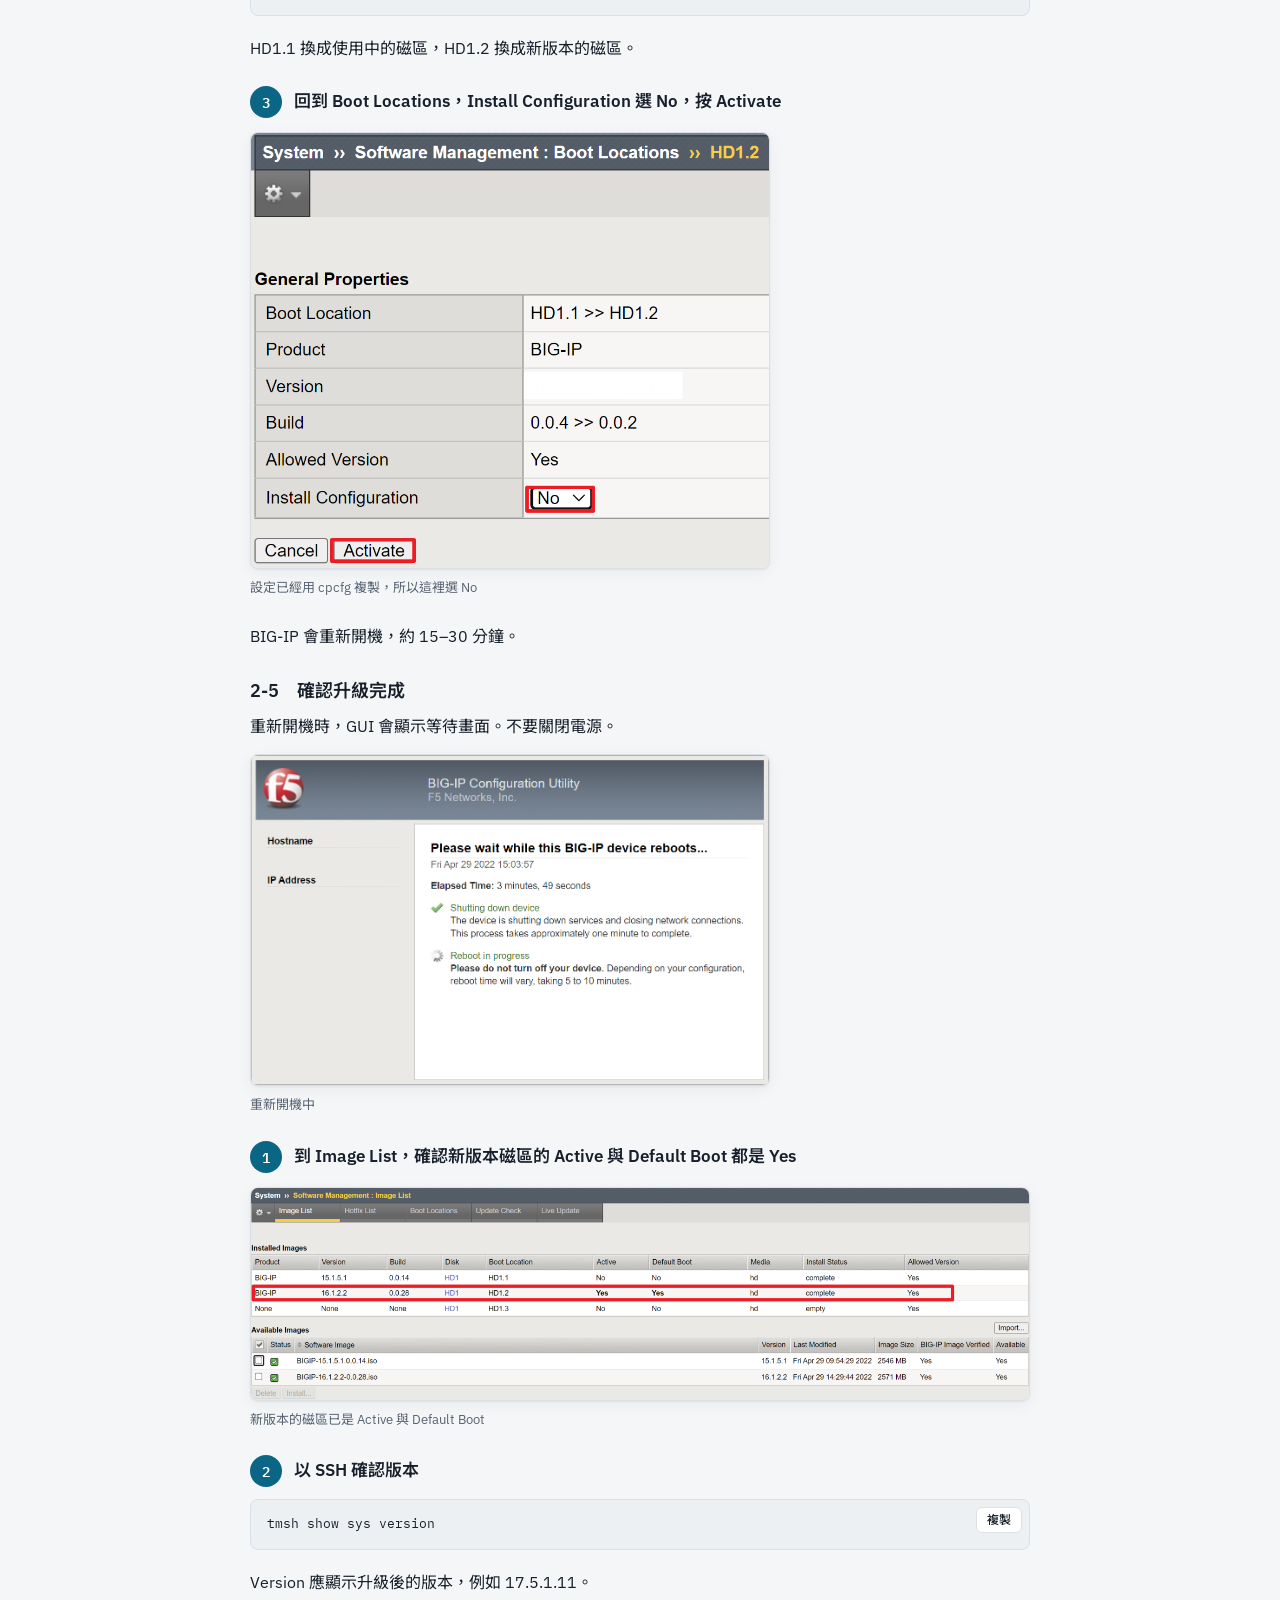
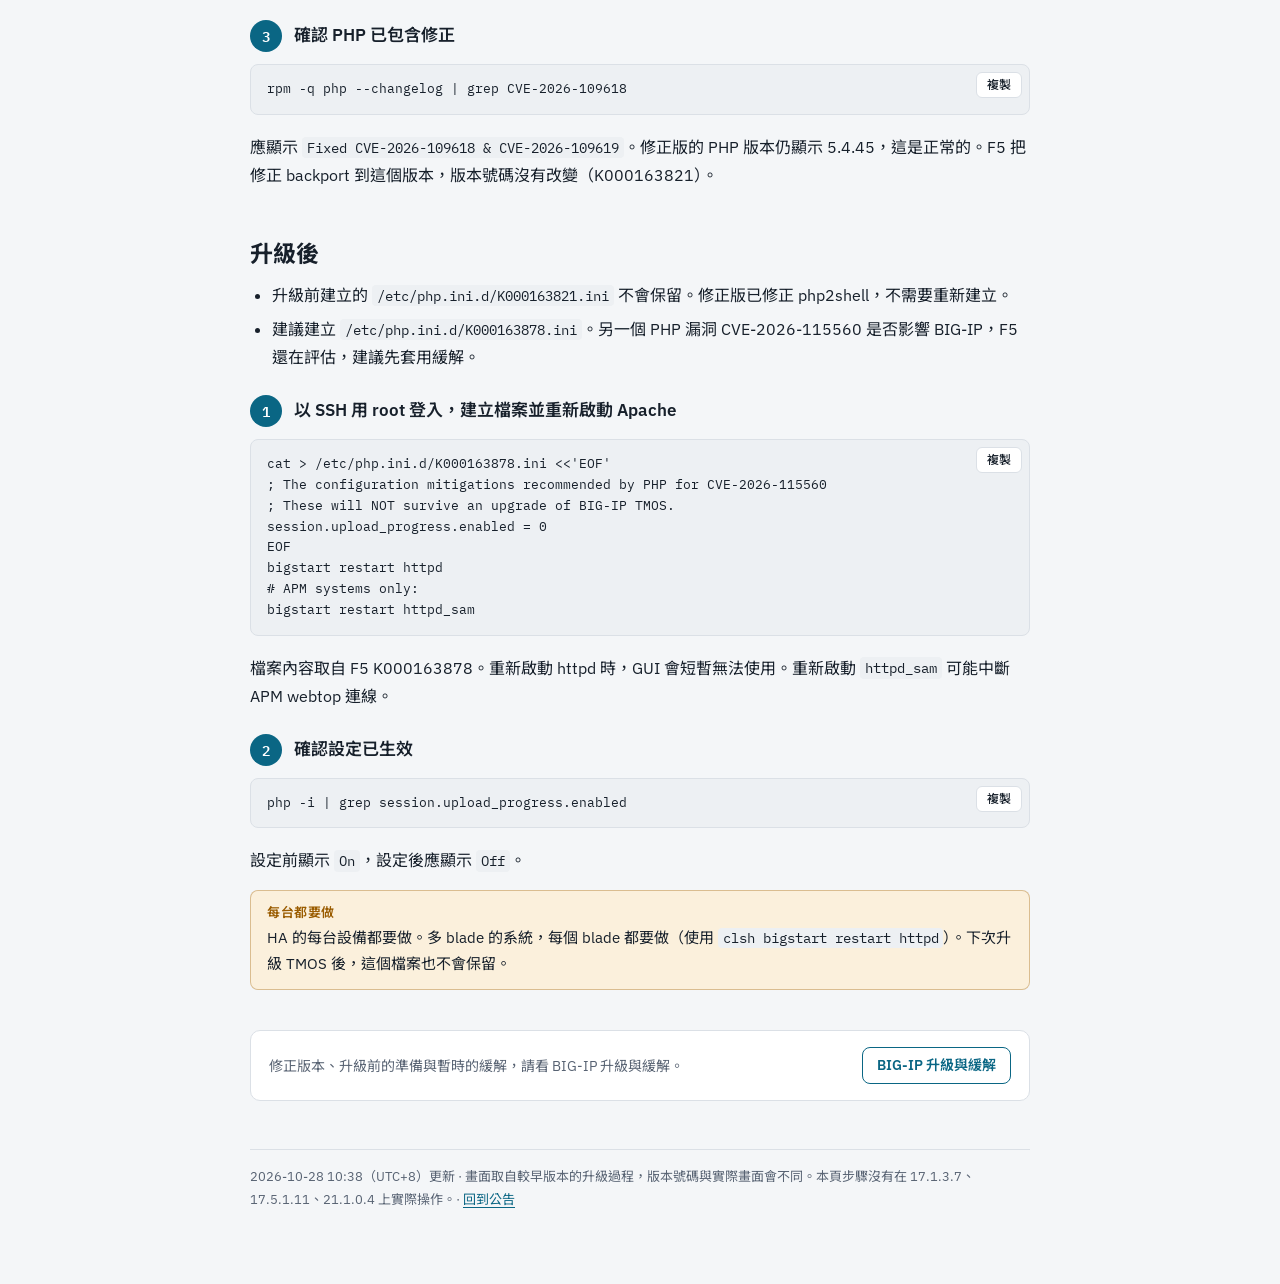
<file: docs/upgrade.html>
<!doctype html>
<html lang="zh-Hant">
<head>
<meta charset="utf-8">
<meta name="viewport" content="width=device-width, initial-scale=1, viewport-fit=cover">
<title>php2shell BIG-IP 升級步驟</title>
<link rel="preconnect" href="https://fonts.googleapis.com">
<link rel="preconnect" href="https://fonts.gstatic.com" crossorigin>
<link rel="stylesheet" href="https://fonts.googleapis.com/css2?family=IBM+Plex+Mono:wght@400;500;600&family=IBM+Plex+Sans:wght@400;500;600;700&family=Noto+Sans+TC:wght@400;500;700&display=swap">
<link rel="stylesheet" href="style.css">
</head>
<body>
<nav class="bar" aria-label="頁面">
  <div class="wrap">
    <a class="brand" href="index.html">php2shell · F5 WAF</a>
    <ul class="tabs">
      <li><a href="index.html">公告</a></li>
      <li><a href="setup.html">設定步驟</a></li>
      <li><a href="verify.html">驗證方法</a></li>
      <li><a href="bigip.html">BIG-IP 本身</a></li>
      <li><a href="upgrade.html" aria-current="page">升級步驟</a></li>
    </ul>
  </div>
</nav>

<main class="wrap">
  <header class="hero">
    <p class="eyebrow">給 BIG-IP 管理者 · iSeries、rSeries tenant · GUI 操作</p>
    <h1>BIG-IP 升級步驟：備份設定，升級到修正版</h1>
    <p class="lede">本頁說明如何備份 BIG-IP 的設定，再升級到 F5 修正版。iSeries 設備與 rSeries 上的 BIG-IP tenant 都適用。請先完成第 1 部分的備份，再做第 2 部分的升級。</p>
  </header>

  <section id="before">
    <h2>開始前</h2>
    <div class="tbl"><table>
      <tr><th>項目</th><th>說明</th></tr>
      <tr><td class="nw">適用範圍</td><td>BIG-IP 本身的升級：iSeries 設備，與 rSeries 上的 BIG-IP tenant。rSeries 的 F5OS 平台不受這個漏洞影響，不在本頁範圍。</td></tr>
      <tr><td class="nw">目標版本</td><td>17.1.x 升到 17.1.3.7，17.5.x 升到 17.5.1.11，21.1.x 升到 21.1.0.4。其他版本見<a href="bigip.html#upgrade">升級對照表</a>。iSeries 不支援 21.x（<a href="https://my.f5.com/manage/s/article/K9476">K9476</a>）。rSeries tenant 可用的版本，請用 <a href="https://my.f5.com/manage/s/article/K86001294">K86001294</a> 確認。</td></tr>
      <tr><td class="nw">需要的檔案</td><td>從 MyF5 Downloads 下載 base image ISO 與對應的 .md5 檔。修正版是正式版本，不需要另外安裝 Hotfix。</td></tr>
      <tr><td class="nw">需要的權限</td><td>BIG-IP GUI 的 admin 帳號，與 SSH 的 root 帳號。rSeries 請登入 tenant 的 BIG-IP，不是 F5OS。</td></tr>
      <tr><td class="nw">服務中斷</td><td>只有 2-3 啟用新版本時，BIG-IP 會重新開機（rSeries 是 tenant 重新開機），約 15–30 分鐘。請在維護時段進行。</td></tr>
    </table></div>
    <div class="note info"><b>HA 架構</b>本頁以單機為例。HA 架構的升級方式，請參考 F5 升級指南 <a href="https://my.f5.com/manage/s/article/K84205182">K84205182</a> 的 Chapter 7、8。</div>
  </section>

  <section id="backup">
    <h2>第 1 部分　備份設定</h2>

    <h3>1-1　建立 UCS 備份檔</h3>
    <div class="path"><span>GUI 路徑</span><b>System ›› Archives</b></div>
    <div class="step"><span class="n">1</span><h4>按右上角的 Create</h4></div>
    <figure><button type="button" aria-label="放大圖片"><img src="shots/up_01_archives_create.png" width="1453" height="239" alt="Archive List 頁面的 Create 按鈕" loading="lazy"></button><figcaption>Archive List 右上角的 Create</figcaption></figure>
    <div class="step"><span class="n">2</span><h4>在 File Name 輸入檔名，按 Finished</h4></div>
    <p>其他欄位使用預設值。</p>
    <figure class="narrow"><button type="button" aria-label="放大圖片"><img src="shots/up_02_archive_name.png" width="828" height="456" alt="New Archive 頁面輸入檔名" loading="lazy"></button><figcaption>輸入檔名，按 Finished</figcaption></figure>

    <h3>1-2　下載 UCS 備份檔</h3>
    <div class="step"><span class="n">1</span><h4>在 Archive List 點選備份檔名</h4></div>
    <figure class="narrow"><button type="button" aria-label="放大圖片"><img src="shots/up_03_archive_list.png" width="427" height="385" alt="Archive List 中的備份檔" loading="lazy"></button><figcaption>點選 .ucs 檔名</figcaption></figure>
    <div class="step"><span class="n">2</span><h4>在 Archive File 欄位按 Download，存到電腦</h4></div>
    <figure class="narrow"><button type="button" aria-label="放大圖片"><img src="shots/up_04_archive_download.png" width="524" height="399" alt="Archive File 欄位的 Download 連結" loading="lazy"></button><figcaption>按 Download 下載 .ucs 檔</figcaption></figure>

    <h3>1-3　記錄 Master Key</h3>
    <p>以 SSH 用 root 登入，執行下面的指令。輸出的一行字串，就是這台設備的 Master Key。</p>
    <div class="code"><pre>f5mku -K</pre></div>
    <div class="note warn"><b>Master Key 要和 UCS 一起保存</b>UCS 中加密的資料，要用 Master Key 才能解開。Master Key 和密碼一樣重要，請不要截圖或用 email 傳送。</div>
  </section>

  <section id="install">
    <h2>第 2 部分　升級</h2>

    <h3>2-1　上傳 ISO</h3>
    <div class="path"><span>GUI 路徑</span><b>System ›› Software Management : Image List</b></div>
    <div class="step"><span class="n">1</span><h4>在 Available Images 右側按 Import</h4></div>
    <figure><button type="button" aria-label="放大圖片"><img src="shots/up_05_image_import.png" width="1423" height="356" alt="Image List 的 Import 按鈕" loading="lazy"></button><figcaption>Available Images 右側的 Import</figcaption></figure>
    <div class="step"><span class="n">2</span><h4>按「選擇檔案」，選擇下載的 ISO</h4></div>
    <figure><button type="button" aria-label="放大圖片"><img src="shots/up_06_choose_iso.png" width="1787" height="853" alt="選擇 ISO 檔案" loading="lazy"></button><figcaption>選擇電腦上的 ISO 檔</figcaption></figure>
    <div class="step"><span class="n">3</span><h4>確認檔名，按 Import</h4></div>
    <figure class="narrow"><button type="button" aria-label="放大圖片"><img src="shots/up_07_import_confirm.png" width="816" height="281" alt="確認檔名後按 Import" loading="lazy"></button><figcaption>確認檔名，按 Import</figcaption></figure>
    <p>Progress 欄位會顯示上傳進度。上傳完成前，不要離開這個頁面。</p>
    <figure class="narrow"><button type="button" aria-label="放大圖片"><img src="shots/up_08_upload_progress.png" width="838" height="439" alt="上傳進度" loading="lazy"></button><figcaption>上傳中</figcaption></figure>
    <div class="step"><span class="n">4</span><h4>確認檔案完整</h4></div>
    <p>用 SCP 把 .md5 檔上傳到 <code>/shared/images</code>，再以 SSH 執行下面的指令。把檔名換成實際的檔名。</p>
    <div class="code"><pre>cd /shared/images
md5sum --check &lt;iso_file_name&gt;.md5</pre></div>
    <p>顯示 <code>OK</code> 才繼續。</p>

    <h3>2-2　安裝到沒有使用中的磁區</h3>
    <div class="step"><span class="n">1</span><h4>在 Available Images 勾選新版本的 ISO，按 Install</h4></div>
    <figure><button type="button" aria-label="放大圖片"><img src="shots/up_09_select_install.png" width="1453" height="398" alt="勾選新版本 ISO 並按 Install" loading="lazy"></button><figcaption>勾選新版本，按 Install</figcaption></figure>
    <div class="step"><span class="n">2</span><h4>Select Disk 選 HD1，Volume set name 選 Active 為 No 的磁區，按 Install</h4></div>
    <figure><button type="button" aria-label="放大圖片"><img src="shots/up_10_select_volume.png" width="1453" height="653" alt="選擇 Active 為 No 的磁區" loading="lazy"></button><figcaption>先在 Installed Images 確認哪些磁區的 Active 是 No（這個例子是 HD1.2、HD1.3）</figcaption></figure>
    <div class="note bad"><b>一定要選 Active 為 No 的磁區</b>選到使用中的磁區，會覆寫正在運作的系統。</div>
    <div class="note warn"><b>不要輸入新的磁區名稱</b>請從下拉選單選擇既有的磁區。輸入新名稱會建立新的磁區，可能因為磁碟空間不足而安裝失敗。</div>
    <div class="step"><span class="n">3</span><h4>在 Install Status 確認進度，等到顯示 complete</h4></div>
    <figure><button type="button" aria-label="放大圖片"><img src="shots/up_11_install_progress.png" width="1453" height="398" alt="Install Status 顯示安裝進度" loading="lazy"></button><figcaption>安裝中</figcaption></figure>
    <p class="muted">i2600 實測：安裝約 22–32 分鐘。安裝期間不影響服務。</p>

    <h3>2-3　切換開機磁區，啟用新版本</h3>
    <div class="step"><span class="n">1</span><h4>Install Status 顯示 complete 後，按 Boot Locations 分頁</h4></div>
    <figure><button type="button" aria-label="放大圖片"><img src="shots/up_12_install_complete.png" width="1453" height="397" alt="安裝完成後切換到 Boot Locations" loading="lazy"></button><figcaption>新版本的磁區顯示 complete</figcaption></figure>
    <div class="step"><span class="n">2</span><h4>點選新版本所在的磁區</h4></div>
    <figure><button type="button" aria-label="放大圖片"><img src="shots/up_13_boot_locations.png" width="1453" height="216" alt="Boot Locations 清單" loading="lazy"></button><figcaption>Status 為 Inactive 的是新版本的磁區</figcaption></figure>
    <div class="step"><span class="n">3</span><h4>Install Configuration 選 Yes，Source Volume 選目前使用中的磁區，按 Activate</h4></div>
    <figure class="narrow"><button type="button" aria-label="放大圖片"><img src="shots/up_14_activate_yes.png" width="648" height="595" alt="Install Configuration 選 Yes 並按 Activate" loading="lazy"></button><figcaption>Install Configuration：Yes；Source Volume：目前使用中的磁區</figcaption></figure>
    <div class="note warn"><b>按 Activate 後 BIG-IP 會重新開機</b>約 15–30 分鐘，期間服務中斷。iSeries 開機時如果要更新硬體韌體，時間可能更長。這段時間不要關閉電源。</div>
    <p>如果 Source Volume 是空白、無法選擇，做 2-4。否則跳到 2-5。</p>

    <h3 id="cpcfg">2-4　Source Volume 無法選擇時</h3>
    <div class="step"><span class="n">1</span><h4>以 SSH 執行 tmsh show sys software，找出兩個磁區</h4></div>
    <div class="code"><pre>tmsh show sys software</pre></div>
    <figure><button type="button" aria-label="放大圖片"><img src="shots/up_15_show_sys_software.png" width="1255" height="291" alt="tmsh show sys software 的輸出" loading="lazy"></button><figcaption>這個例子中，HD1.1（Active 為 yes）是使用中的磁區，HD1.2 是新版本的磁區</figcaption></figure>
    <div class="step"><span class="n">2</span><h4>把設定複製到新版本的磁區</h4></div>
    <div class="code"><pre># cpcfg --source=&lt;active volume&gt; &lt;new volume&gt;
cpcfg --source=HD1.1 HD1.2</pre></div>
    <p>HD1.1 換成使用中的磁區，HD1.2 換成新版本的磁區。</p>
    <div class="step"><span class="n">3</span><h4>回到 Boot Locations，Install Configuration 選 No，按 Activate</h4></div>
    <figure class="narrow"><button type="button" aria-label="放大圖片"><img src="shots/up_16_activate_no.png" width="899" height="755" alt="Install Configuration 選 No 並按 Activate" loading="lazy"></button><figcaption>設定已經用 cpcfg 複製，所以這裡選 No</figcaption></figure>
    <p>BIG-IP 會重新開機，約 15–30 分鐘。</p>

    <h3>2-5　確認升級完成</h3>
    <p>重新開機時，GUI 會顯示等待畫面。不要關閉電源。</p>
    <figure class="narrow"><button type="button" aria-label="放大圖片"><img src="shots/up_17_reboot_wait.png" width="1193" height="759" alt="重新開機的等待畫面" loading="lazy"></button><figcaption>重新開機中</figcaption></figure>
    <div class="step"><span class="n">1</span><h4>到 Image List，確認新版本磁區的 Active 與 Default Boot 都是 Yes</h4></div>
    <figure><button type="button" aria-label="放大圖片"><img src="shots/up_18_upgrade_complete.png" width="1453" height="396" alt="新版本磁區的 Active 與 Default Boot 為 Yes" loading="lazy"></button><figcaption>新版本的磁區已是 Active 與 Default Boot</figcaption></figure>
    <div class="step"><span class="n">2</span><h4>以 SSH 確認版本</h4></div>
    <div class="code"><pre>tmsh show sys version</pre></div>
    <p>Version 應顯示升級後的版本，例如 17.5.1.11。</p>
    <div class="step"><span class="n">3</span><h4>確認 PHP 已包含修正</h4></div>
    <div class="code"><pre>rpm -q php --changelog | grep CVE-2026-109618</pre></div>
    <p>應顯示 <code>Fixed CVE-2026-109618 &amp; CVE-2026-109619</code>。修正版的 PHP 版本仍顯示 5.4.45，這是正常的。F5 把修正 backport 到這個版本，版本號碼沒有改變（K000163821）。</p>
  </section>

  <section id="after">
    <h2>升級後</h2>
    <ul>
      <li>升級前建立的 <code>/etc/php.ini.d/K000163821.ini</code> 不會保留。修正版已修正 php2shell，不需要重新建立。</li>
      <li>建議建立 <code>/etc/php.ini.d/K000163878.ini</code>。另一個 PHP 漏洞 CVE-2026-115560 是否影響 BIG-IP，F5 還在評估，建議先套用緩解。</li>
    </ul>
    <div class="step"><span class="n">1</span><h4>以 SSH 用 root 登入，建立檔案並重新啟動 Apache</h4></div>
    <div class="code"><pre>cat &gt; /etc/php.ini.d/K000163878.ini &lt;&lt;'EOF'
; The configuration mitigations recommended by PHP for CVE-2026-115560
; These will NOT survive an upgrade of BIG-IP TMOS.
session.upload_progress.enabled = 0
EOF
bigstart restart httpd
# APM systems only:
bigstart restart httpd_sam</pre></div>
    <p>檔案內容取自 F5 K000163878。重新啟動 httpd 時，GUI 會短暫無法使用。重新啟動 <code>httpd_sam</code> 可能中斷 APM webtop 連線。</p>
    <div class="step"><span class="n">2</span><h4>確認設定已生效</h4></div>
    <div class="code"><pre>php -i | grep session.upload_progress.enabled</pre></div>
    <p>設定前顯示 <code>On</code>，設定後應顯示 <code>Off</code>。</p>
    <div class="note warn"><b>每台都要做</b>HA 的每台設備都要做。多 blade 的系統，每個 blade 都要做（使用 <code>clsh bigstart restart httpd</code>）。下次升級 TMOS 後，這個檔案也不會保留。</div>
  </section>

  <div class="next"><span>修正版本、升級前的準備與暫時的緩解，請看 BIG-IP 升級與緩解。</span><a class="btn ghost" href="bigip.html">BIG-IP 升級與緩解</a></div>

  <footer>2026-10-28 10:38（UTC+8）更新 · 畫面取自較早版本的升級過程，版本號碼與實際畫面會不同。本頁步驟沒有在 17.1.3.7、17.5.1.11、21.1.0.4 上實際操作。· <a href="index.html">回到公告</a></footer>
</main>

<div class="lightbox" id="lightbox" hidden><img alt=""></div>
<script src="app.js"></script>
</body>
</html>
</file>
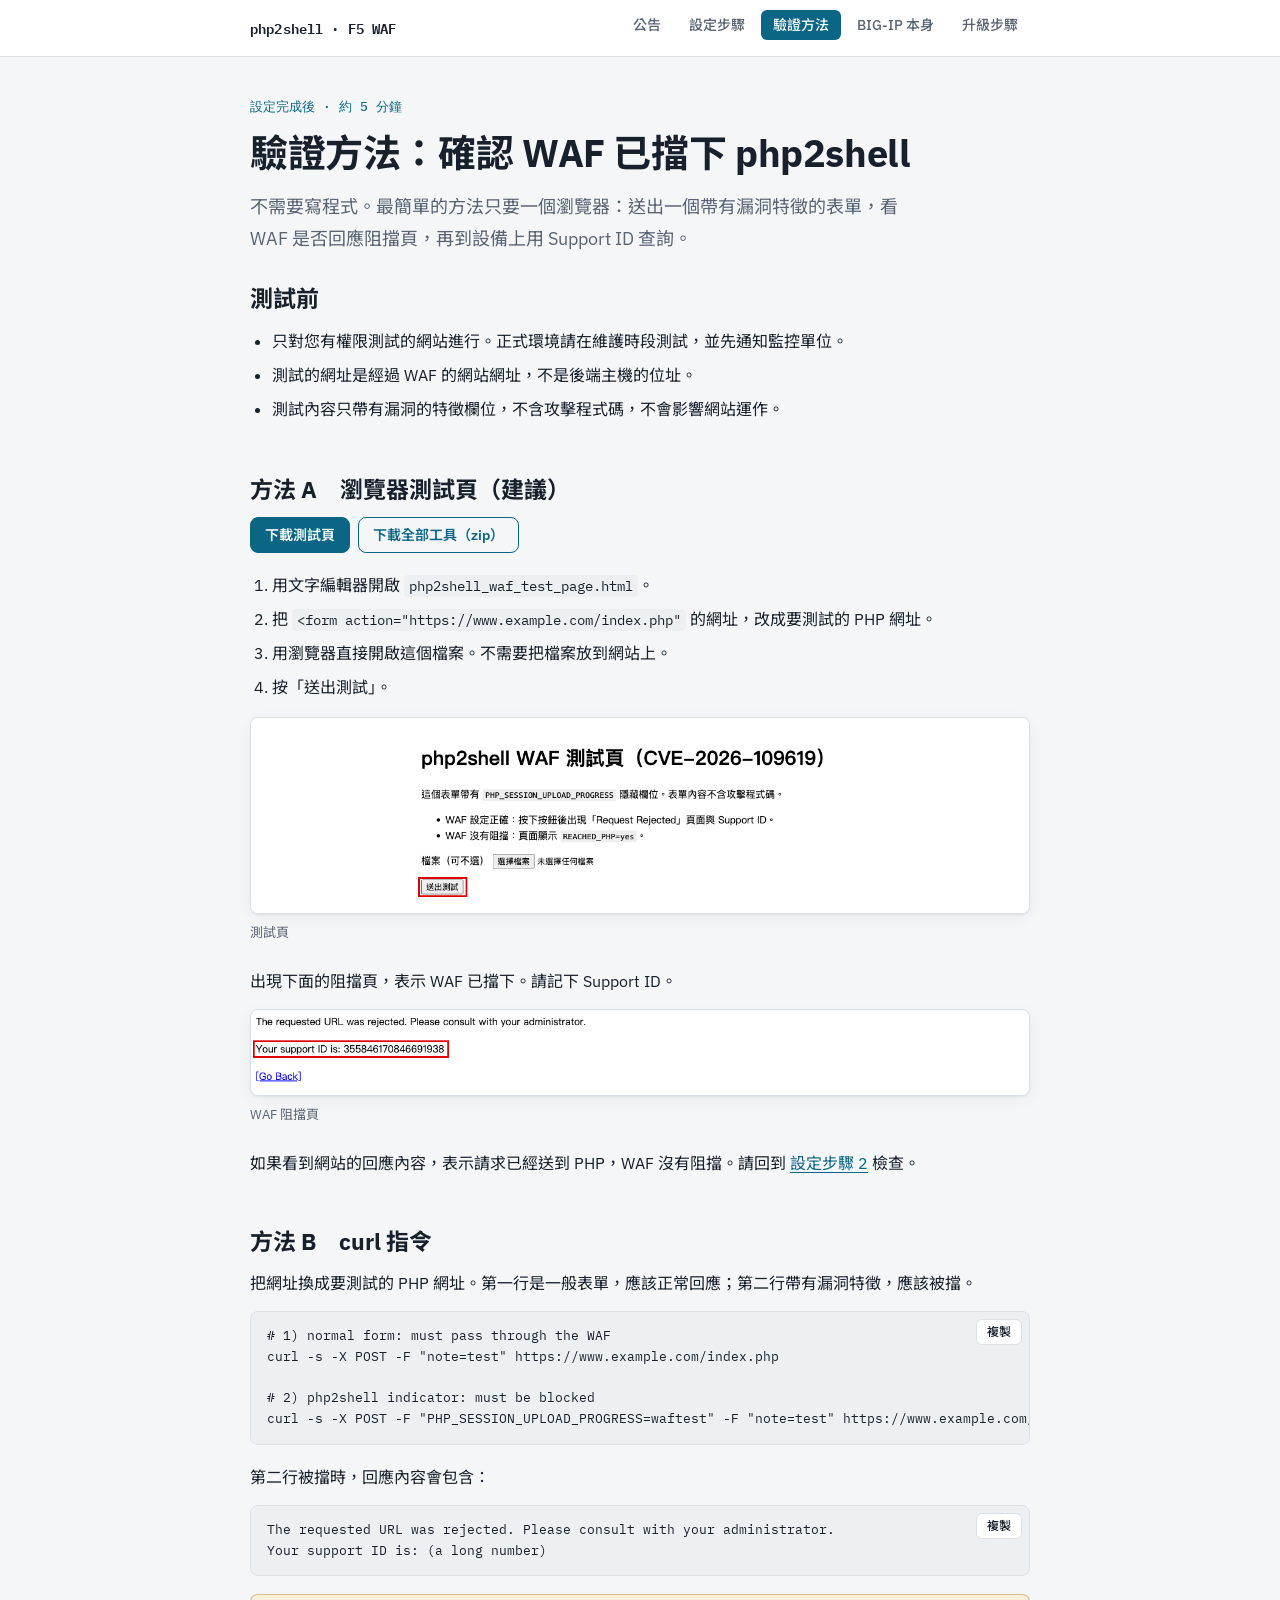
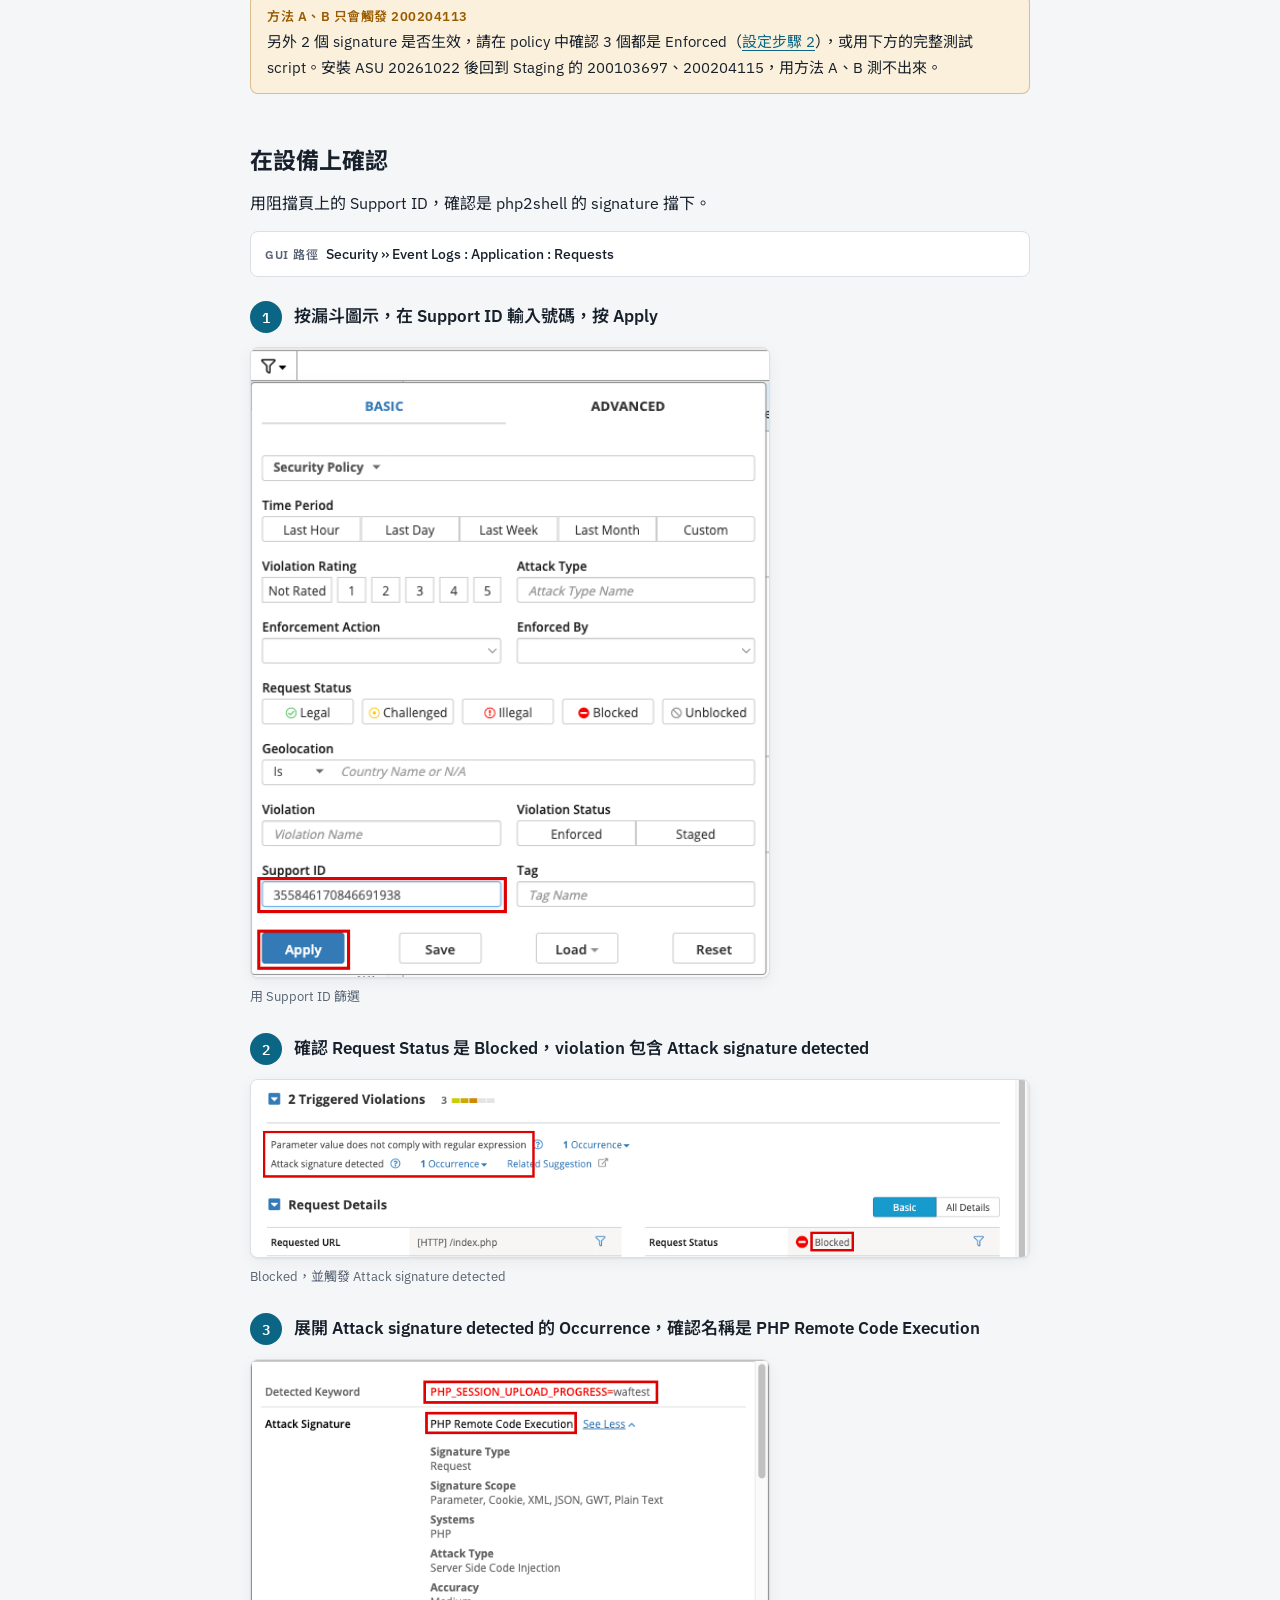
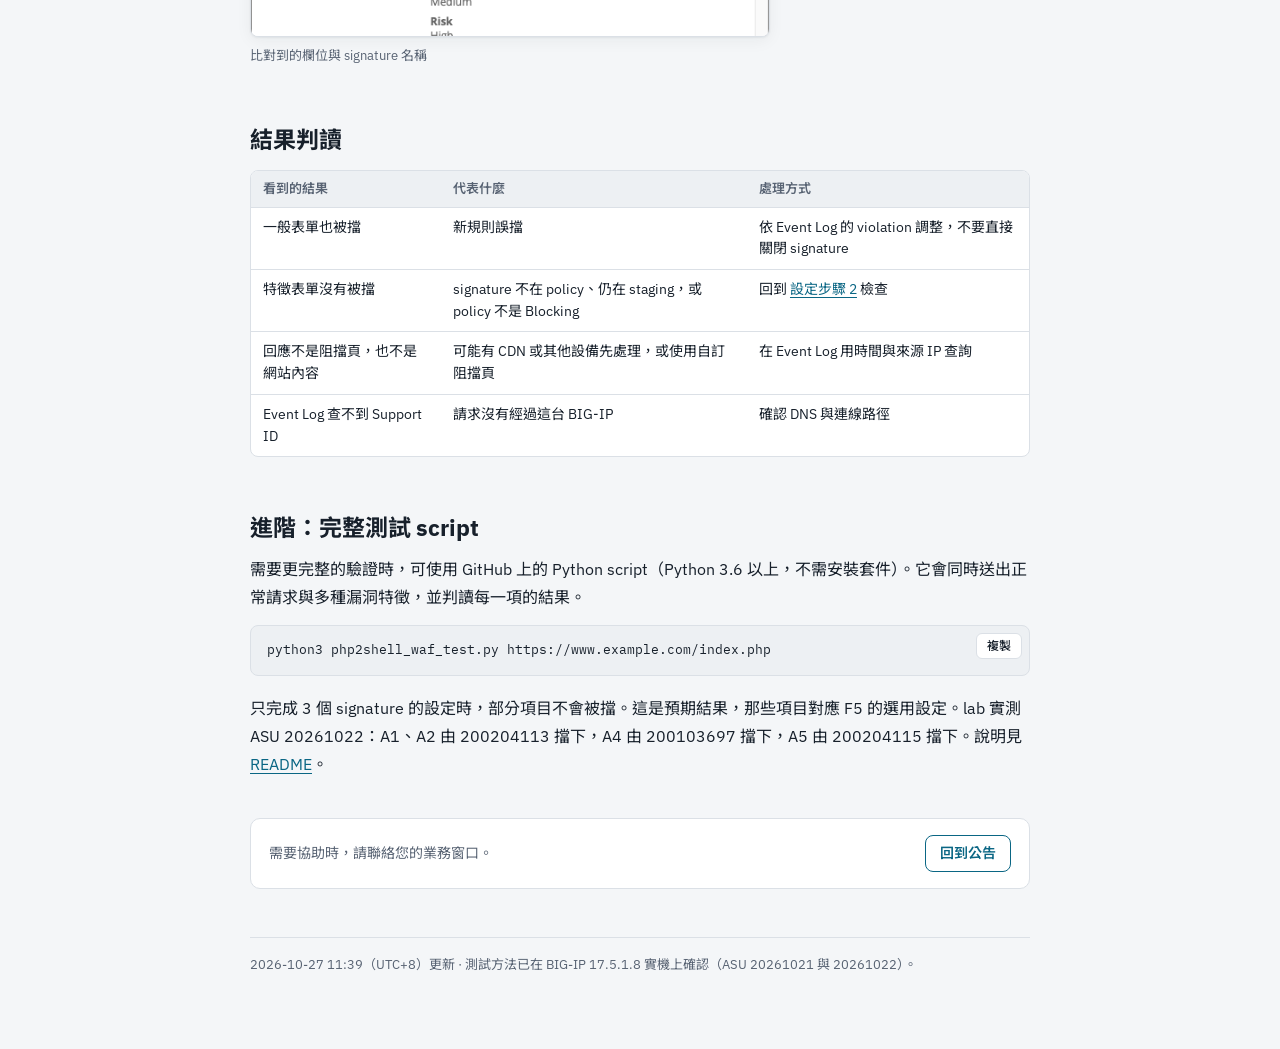
<file: docs/verify.html>
<!doctype html>
<html lang="zh-Hant">
<head>
<meta charset="utf-8">
<meta name="viewport" content="width=device-width, initial-scale=1, viewport-fit=cover">
<title>php2shell 驗證方法</title>
<link rel="preconnect" href="https://fonts.googleapis.com">
<link rel="preconnect" href="https://fonts.gstatic.com" crossorigin>
<link rel="stylesheet" href="https://fonts.googleapis.com/css2?family=IBM+Plex+Mono:wght@400;500;600&family=IBM+Plex+Sans:wght@400;500;600;700&family=Noto+Sans+TC:wght@400;500;700&display=swap">
<link rel="stylesheet" href="style.css">
</head>
<body>
<nav class="bar" aria-label="頁面">
  <div class="wrap">
    <a class="brand" href="index.html">php2shell · F5 WAF</a>
    <ul class="tabs">
      <li><a href="index.html">公告</a></li>
      <li><a href="setup.html">設定步驟</a></li>
      <li><a href="verify.html" aria-current="page">驗證方法</a></li>
      <li><a href="bigip.html">BIG-IP 本身</a></li>
      <li><a href="upgrade.html">升級步驟</a></li>
    </ul>
  </div>
</nav>

<main class="wrap">
  <header class="hero">
    <p class="eyebrow">設定完成後 · 約 5 分鐘</p>
    <h1>驗證方法：確認 WAF 已擋下 php2shell</h1>
    <p class="lede">不需要寫程式。最簡單的方法只要一個瀏覽器：送出一個帶有漏洞特徵的表單，看 WAF 是否回應阻擋頁，再到設備上用 Support ID 查詢。</p>
  </header>

  <section>
    <h2>測試前</h2>
    <ul>
      <li>只對您有權限測試的網站進行。正式環境請在維護時段測試，並先通知監控單位。</li>
      <li>測試的網址是經過 WAF 的網站網址，不是後端主機的位址。</li>
      <li>測試內容只帶有漏洞的特徵欄位，不含攻擊程式碼，不會影響網站運作。</li>
    </ul>
  </section>

  <section id="browser">
    <h2>方法 A　瀏覽器測試頁（建議）</h2>
    <div class="btns">
      <a class="btn primary" href="https://github.com/ryantseng24/php2shell-f5-waf-tools/blob/main/client/php2shell_waf_test_page.html">下載測試頁</a>
      <a class="btn ghost" href="https://github.com/ryantseng24/php2shell-f5-waf-tools/archive/refs/heads/main.zip">下載全部工具（zip）</a>
    </div>
    <ol>
      <li>用文字編輯器開啟 <code>php2shell_waf_test_page.html</code>。</li>
      <li>把 <code>&lt;form action="https://www.example.com/index.php"</code> 的網址，改成要測試的 PHP 網址。</li>
      <li>用瀏覽器直接開啟這個檔案。不需要把檔案放到網站上。</li>
      <li>按「送出測試」。</li>
    </ol>
    <figure><button type="button" aria-label="放大圖片"><img src="shots/21_browser_test_page.png" width="1280" height="320" alt="php2shell WAF 測試頁" loading="lazy"></button><figcaption>測試頁</figcaption></figure>
    <p>出現下面的阻擋頁，表示 WAF 已擋下。請記下 Support ID。</p>
    <figure><button type="button" aria-label="放大圖片"><img src="shots/22_browser_blocked.png" width="1280" height="140" alt="WAF 阻擋頁與 Support ID" loading="lazy"></button><figcaption>WAF 阻擋頁</figcaption></figure>
    <p>如果看到網站的回應內容，表示請求已經送到 PHP，WAF 沒有阻擋。請回到 <a href="setup.html#sop2">設定步驟 2</a> 檢查。</p>
  </section>

  <section id="curl">
    <h2>方法 B　curl 指令</h2>
    <p>把網址換成要測試的 PHP 網址。第一行是一般表單，應該正常回應；第二行帶有漏洞特徵，應該被擋。</p>
    <div class="code"><pre># 1) normal form: must pass through the WAF
curl -s -X POST -F "note=test" https://www.example.com/index.php

# 2) php2shell indicator: must be blocked
curl -s -X POST -F "PHP_SESSION_UPLOAD_PROGRESS=waftest" -F "note=test" https://www.example.com/index.php</pre></div>
    <p>第二行被擋時，回應內容會包含：</p>
    <div class="code"><pre>The requested URL was rejected. Please consult with your administrator.
Your support ID is: (a long number)</pre></div>
    <div class="note warn"><b>方法 A、B 只會觸發 200204113</b>另外 2 個 signature 是否生效，請在 policy 中確認 3 個都是 Enforced（<a href="setup.html#sop2">設定步驟 2</a>），或用下方的完整測試 script。安裝 ASU 20261022 後回到 Staging 的 200103697、200204115，用方法 A、B 測不出來。</div>
  </section>

  <section id="log">
    <h2>在設備上確認</h2>
    <p>用阻擋頁上的 Support ID，確認是 php2shell 的 signature 擋下。</p>
    <div class="path"><span>GUI 路徑</span><b>Security ›› Event Logs : Application : Requests</b></div>
    <div class="step"><span class="n">1</span><h4>按漏斗圖示，在 Support ID 輸入號碼，按 Apply</h4></div>
    <figure class="narrow"><button type="button" aria-label="放大圖片"><img src="shots/23_eventlog_filter.png" width="502" height="610" alt="Event Log 的 Support ID 篩選欄位" loading="lazy"></button><figcaption>用 Support ID 篩選</figcaption></figure>
    <div class="step"><span class="n">2</span><h4>確認 Request Status 是 Blocked，violation 包含 Attack signature detected</h4></div>
    <figure><button type="button" aria-label="放大圖片"><img src="shots/24_eventlog_detail.png" width="982" height="223" alt="Request 細節顯示 Blocked 與觸發的 violation" loading="lazy"></button><figcaption>Blocked，並觸發 Attack signature detected</figcaption></figure>
    <div class="step"><span class="n">3</span><h4>展開 Attack signature detected 的 Occurrence，確認名稱是 PHP Remote Code Execution</h4></div>
    <figure class="narrow"><button type="button" aria-label="放大圖片"><img src="shots/25_eventlog_signature.png" width="580" height="309" alt="Attack Signature 名稱為 PHP Remote Code Execution" loading="lazy"></button><figcaption>比對到的欄位與 signature 名稱</figcaption></figure>
  </section>

  <section id="result">
    <h2>結果判讀</h2>
    <div class="tbl"><table>
      <tr><th>看到的結果</th><th>代表什麼</th><th>處理方式</th></tr>
      <tr><td>一般表單也被擋</td><td>新規則誤擋</td><td>依 Event Log 的 violation 調整，不要直接關閉 signature</td></tr>
      <tr><td>特徵表單沒有被擋</td><td>signature 不在 policy、仍在 staging，或 policy 不是 Blocking</td><td>回到 <a href="setup.html#sop2">設定步驟 2</a> 檢查</td></tr>
      <tr><td>回應不是阻擋頁，也不是網站內容</td><td>可能有 CDN 或其他設備先處理，或使用自訂阻擋頁</td><td>在 Event Log 用時間與來源 IP 查詢</td></tr>
      <tr><td>Event Log 查不到 Support ID</td><td>請求沒有經過這台 BIG-IP</td><td>確認 DNS 與連線路徑</td></tr>
    </table></div>
  </section>

  <section id="advanced">
    <h2>進階：完整測試 script</h2>
    <p>需要更完整的驗證時，可使用 GitHub 上的 Python script（Python 3.6 以上，不需安裝套件）。它會同時送出正常請求與多種漏洞特徵，並判讀每一項的結果。</p>
    <div class="code"><pre>python3 php2shell_waf_test.py https://www.example.com/index.php</pre></div>
    <p>只完成 3 個 signature 的設定時，部分項目不會被擋。這是預期結果，那些項目對應 F5 的選用設定。lab 實測 ASU 20261022：A1、A2 由 200204113 擋下，A4 由 200103697 擋下，A5 由 200204115 擋下。說明見 <a href="https://github.com/ryantseng24/php2shell-f5-waf-tools#3-python-完整測試">README</a>。</p>
  </section>

  <div class="next"><span>需要協助時，請聯絡您的業務窗口。</span><a class="btn ghost" href="index.html">回到公告</a></div>

  <footer>2026-10-27 11:39（UTC+8）更新 · 測試方法已在 BIG-IP 17.5.1.8 實機上確認（ASU 20261021 與 20261022）。</footer>
</main>

<div class="lightbox" id="lightbox" hidden><img alt=""></div>
<script src="app.js"></script>
</body>
</html>
</file>
<file: docs/style.css>
/* Layout: one reading column under a three-tab page bar (公告 / 設定步驟 / 驗證方法). */
:root {
  --bg: #f4f6f8;
  --surface: #ffffff;
  --ink: #17202b;
  --muted: #586373;
  --line: #dbe0e6;
  --accent: #0a6684;
  --accent-soft: #e2f0f5;
  --ok: #1d7a4c;
  --ok-soft: #e3f3ea;
  --warn: #9a5c00;
  --warn-soft: #fbf0dc;
  --bad: #b3222b;
  --bad-soft: #fae4e5;
  --code-bg: #edf0f3;
  --shadow: 0 1px 2px rgba(20, 32, 48, .06), 0 4px 16px rgba(20, 32, 48, .05);
  --f-display: "IBM Plex Sans", "Noto Sans TC", "PingFang TC", "Microsoft JhengHei", sans-serif;
  --f-body: "IBM Plex Sans", "Noto Sans TC", "PingFang TC", "Microsoft JhengHei", sans-serif;
  --f-mono: "IBM Plex Mono", ui-monospace, "SFMono-Regular", Menlo, Consolas, monospace;
  color-scheme: light;
}
@media (prefers-color-scheme: dark) {
  :root:not([data-theme="light"]) {
    --bg: #0f1419; --surface: #161d25; --ink: #e5eaef; --muted: #9ba7b3; --line: #2a3541;
    --accent: #56b4d3; --accent-soft: #12303b; --ok: #4fc58c; --ok-soft: #133024;
    --warn: #e2a64b; --warn-soft: #34270f; --bad: #f1737c; --bad-soft: #3a1a1d; --code-bg: #1c2530;
    --shadow: 0 1px 2px rgba(0, 0, 0, .3), 0 4px 16px rgba(0, 0, 0, .25);
    color-scheme: dark;
  }
}
:root[data-theme="dark"] {
  --bg: #0f1419; --surface: #161d25; --ink: #e5eaef; --muted: #9ba7b3; --line: #2a3541;
  --accent: #56b4d3; --accent-soft: #12303b; --ok: #4fc58c; --ok-soft: #133024;
  --warn: #e2a64b; --warn-soft: #34270f; --bad: #f1737c; --bad-soft: #3a1a1d; --code-bg: #1c2530;
  --shadow: 0 1px 2px rgba(0, 0, 0, .3), 0 4px 16px rgba(0, 0, 0, .25);
  color-scheme: dark;
}

* { box-sizing: border-box; }
html { -webkit-text-size-adjust: 100%; }
body { margin: 0; background: var(--bg); color: var(--ink); font-family: var(--f-body); font-size: 16px; line-height: 1.75; }
img { max-width: 100%; }
[hidden] { display: none !important; }
a { color: var(--accent); text-underline-offset: 3px; }
a:focus-visible, button:focus-visible { outline: 2px solid var(--accent); outline-offset: 2px; border-radius: 4px; }
code { font-family: var(--f-mono); font-size: .9em; background: var(--code-bg); padding: .08em .35em; border-radius: 4px; overflow-wrap: anywhere; }

.wrap { max-width: 820px; margin: 0 auto; padding-inline: 20px; }

/* page bar */
.bar { background: var(--surface); border-bottom: 1px solid var(--line); position: sticky; top: env(safe-area-inset-top, 0px); z-index: 10; }
.bar .wrap { display: flex; flex-wrap: wrap; align-items: center; justify-content: space-between; gap: 6px 16px; padding-block: 10px; }
.bar .brand { font: 600 14px/1.3 var(--f-mono); color: var(--ink); text-decoration: none; letter-spacing: .01em; }
.tabs { display: flex; gap: 4px; flex-wrap: wrap; margin: 0; padding: 0; list-style: none; }
.tabs a { display: block; padding: 6px 12px; border-radius: 6px; font: 500 14px/1.3 var(--f-display); color: var(--muted); text-decoration: none; }
.tabs a:hover { background: var(--accent-soft); color: var(--ink); }
.tabs a[aria-current="page"] { background: var(--accent); color: var(--surface); }

/* hero */
.hero { padding-block: 40px 28px; }
.eyebrow { font: 500 13px/1.5 var(--f-mono); color: var(--accent); margin: 0 0 12px; }
h1 { font: 700 clamp(27px, 4.4vw, 38px)/1.28 var(--f-display); margin: 0 0 14px; text-wrap: balance; letter-spacing: -.01em; }
.lede { font-size: 18px; color: var(--muted); margin: 0; max-width: 62ch; }

main { padding-bottom: 72px; }
.hero + section { padding-top: 0; }
section { padding-top: 34px; scroll-margin-top: 72px; }
h2 { font: 700 23px/1.4 var(--f-display); margin: 0 0 12px; text-wrap: balance; }
h3 { font: 600 18px/1.45 var(--f-display); margin: 28px 0 8px; text-wrap: balance; }
p { margin: 0 0 14px; }
ul, ol { padding-left: 1.4em; margin: 0 0 16px; }
li { margin-bottom: 6px; }
.muted { color: var(--muted); }

.note { border-radius: 8px; padding: 12px 16px; margin: 16px 0; font-size: 15px; border: 1px solid; }
.note b:first-child { display: block; font: 600 13px/1.5 var(--f-display); letter-spacing: .04em; margin-bottom: 2px; }
.note.warn { background: var(--warn-soft); border-color: color-mix(in srgb, var(--warn) 35%, transparent); }
.note.warn b:first-child { color: var(--warn); }
.note.bad { background: var(--bad-soft); border-color: color-mix(in srgb, var(--bad) 35%, transparent); }
.note.bad b:first-child { color: var(--bad); }
.note.info { background: var(--accent-soft); border-color: color-mix(in srgb, var(--accent) 30%, transparent); }
.note.info b:first-child { color: var(--accent); }

.tbl { overflow-x: auto; margin: 14px 0 20px; border: 1px solid var(--line); border-radius: 8px; background: var(--surface); }
table { border-collapse: collapse; width: 100%; font-size: 14px; line-height: 1.55; }
th, td { text-align: left; padding: 9px 12px; border-bottom: 1px solid var(--line); vertical-align: top; }
th { font: 600 13px/1.4 var(--f-display); color: var(--muted); background: var(--code-bg); white-space: nowrap; }
tr:last-child td { border-bottom: 0; }
td.mono { font-family: var(--f-mono); font-size: 13px; white-space: nowrap; }
td.nw { white-space: nowrap; }

.pill { display: inline-block; font: 500 12px/1.3 var(--f-mono); padding: 2px 8px; border-radius: 999px; white-space: nowrap; }
.pill.ok { background: var(--ok-soft); color: var(--ok); }
.pill.bad { background: var(--bad-soft); color: var(--bad); }
.pill.warn { background: var(--warn-soft); color: var(--warn); }
.pill.dim { background: var(--code-bg); color: var(--muted); }

/* the four required actions on the notice page */
.todo { list-style: none; padding: 0; margin: 18px 0 8px; display: grid; gap: 10px; counter-reset: todo; }
.todo li { margin: 0; display: grid; grid-template-columns: 40px minmax(0, 1fr); gap: 14px; background: var(--surface); border: 1px solid var(--line); border-radius: 10px; padding: 16px 18px; counter-increment: todo; }
.todo li::before { content: counter(todo); width: 40px; height: 40px; border-radius: 50%; background: var(--accent); color: var(--surface); display: grid; place-items: center; font: 600 17px/1 var(--f-mono); }
.todo strong { display: block; font: 600 17px/1.45 var(--f-display); margin-bottom: 2px; }
.todo span { color: var(--muted); font-size: 15px; display: block; }
.todo a { font-size: 14px; }

.sigs { display: grid; grid-template-columns: repeat(3, minmax(0, 1fr)); gap: 10px; margin: 14px 0 6px; }
.sig { background: var(--surface); border: 1px solid var(--line); border-radius: 10px; padding: 14px 16px; display: grid; gap: 4px; }
.sig .id { font: 600 20px/1.2 var(--f-mono); }
.sig .nm { font-size: 14px; }
.sig .row { display: flex; flex-wrap: wrap; gap: 6px; margin-top: 4px; }

.links { display: grid; grid-template-columns: repeat(2, minmax(0, 1fr)); gap: 10px; margin: 14px 0; }
.links a { display: grid; gap: 2px; padding: 14px 16px; background: var(--surface); border: 1px solid var(--line); border-radius: 10px; text-decoration: none; color: var(--ink); }
.links a:hover { border-color: var(--accent); }
.links a b { font: 600 16px/1.4 var(--f-display); color: var(--accent); }
.links a span { font-size: 14px; color: var(--muted); }

/* GUI steps */
.path { display: flex; flex-wrap: wrap; gap: 4px 8px; align-items: baseline; font-size: 14px; margin: 14px 0; padding: 10px 14px; background: var(--surface); border: 1px solid var(--line); border-radius: 8px; }
.path span:first-child { font: 600 12px/1.6 var(--f-display); letter-spacing: .06em; text-transform: uppercase; color: var(--muted); }
.path b { font-weight: 500; min-width: 0; overflow-wrap: anywhere; }
.step { display: grid; grid-template-columns: 32px minmax(0, 1fr); gap: 12px; margin: 24px 0 10px; align-items: start; }
.step .n { width: 32px; height: 32px; border-radius: 50%; background: var(--accent); color: var(--surface); display: grid; place-items: center; font: 600 14px/1 var(--f-mono); }
.step h4 { font: 600 17px/1.5 var(--f-display); margin: 3px 0 0; }

figure { margin: 14px 0 22px; }
figure button { display: block; width: 100%; padding: 0; border: 1px solid var(--line); border-radius: 8px; overflow: hidden; background: var(--surface); cursor: zoom-in; box-shadow: var(--shadow); }
figure.narrow button { max-width: 520px; }
figure img { display: block; width: 100%; height: auto; }
figcaption { font-size: 13px; color: var(--muted); margin-top: 8px; }

.code { position: relative; margin: 12px 0 18px; }
.code pre { margin: 0; background: var(--code-bg); border: 1px solid var(--line); border-radius: 8px; padding: 14px 16px; padding-right: 72px; overflow-x: auto; font: 13px/1.6 var(--f-mono); color: var(--ink); }
.code button { position: absolute; top: 8px; right: 8px; font: 500 12px/1 var(--f-display); padding: 6px 10px; border-radius: 6px; border: 1px solid var(--line); background: var(--surface); color: var(--ink); cursor: pointer; }
.code button:hover { border-color: var(--accent); color: var(--accent); }

.btn { display: inline-flex; align-items: center; gap: 8px; padding: 9px 14px; border-radius: 8px; font: 600 14px/1.2 var(--f-display); text-decoration: none; border: 1px solid var(--accent); }
.btn.primary { background: var(--accent); color: var(--surface); }
.btn.ghost { color: var(--accent); }
.btns { display: flex; flex-wrap: wrap; gap: 8px; margin: 12px 0 18px; }

.next { margin-top: 40px; padding: 16px 18px; border: 1px solid var(--line); border-radius: 10px; background: var(--surface); display: flex; flex-wrap: wrap; gap: 8px 16px; align-items: center; justify-content: space-between; }
.next span { color: var(--muted); font-size: 14px; }

footer { margin-top: 48px; padding-top: 16px; border-top: 1px solid var(--line); font-size: 13px; color: var(--muted); }

.lightbox { position: fixed; inset: 0; background: rgba(8, 12, 16, .88); display: grid; place-items: center; padding: 24px; z-index: 50; cursor: zoom-out; }
.lightbox img { max-width: 100%; max-height: 100%; border-radius: 6px; background: #fff; }

@media (max-width: 640px) {
  body { font-size: 15px; }
  .wrap { padding-inline: 16px; }
  .tabs { gap: 2px; }
  .tabs a { padding: 6px 7px; font-size: 13px; }
  .sigs, .links { grid-template-columns: minmax(0, 1fr); }
  .todo li { grid-template-columns: 32px minmax(0, 1fr); gap: 12px; padding: 14px; }
  .todo li::before { width: 32px; height: 32px; font-size: 15px; }
  .hero { padding-block: 28px 20px; }
}
@media (prefers-reduced-motion: no-preference) {
  .tabs a, .links a, .btn, .code button { transition: background-color .15s, color .15s, border-color .15s; }
}
</file>
